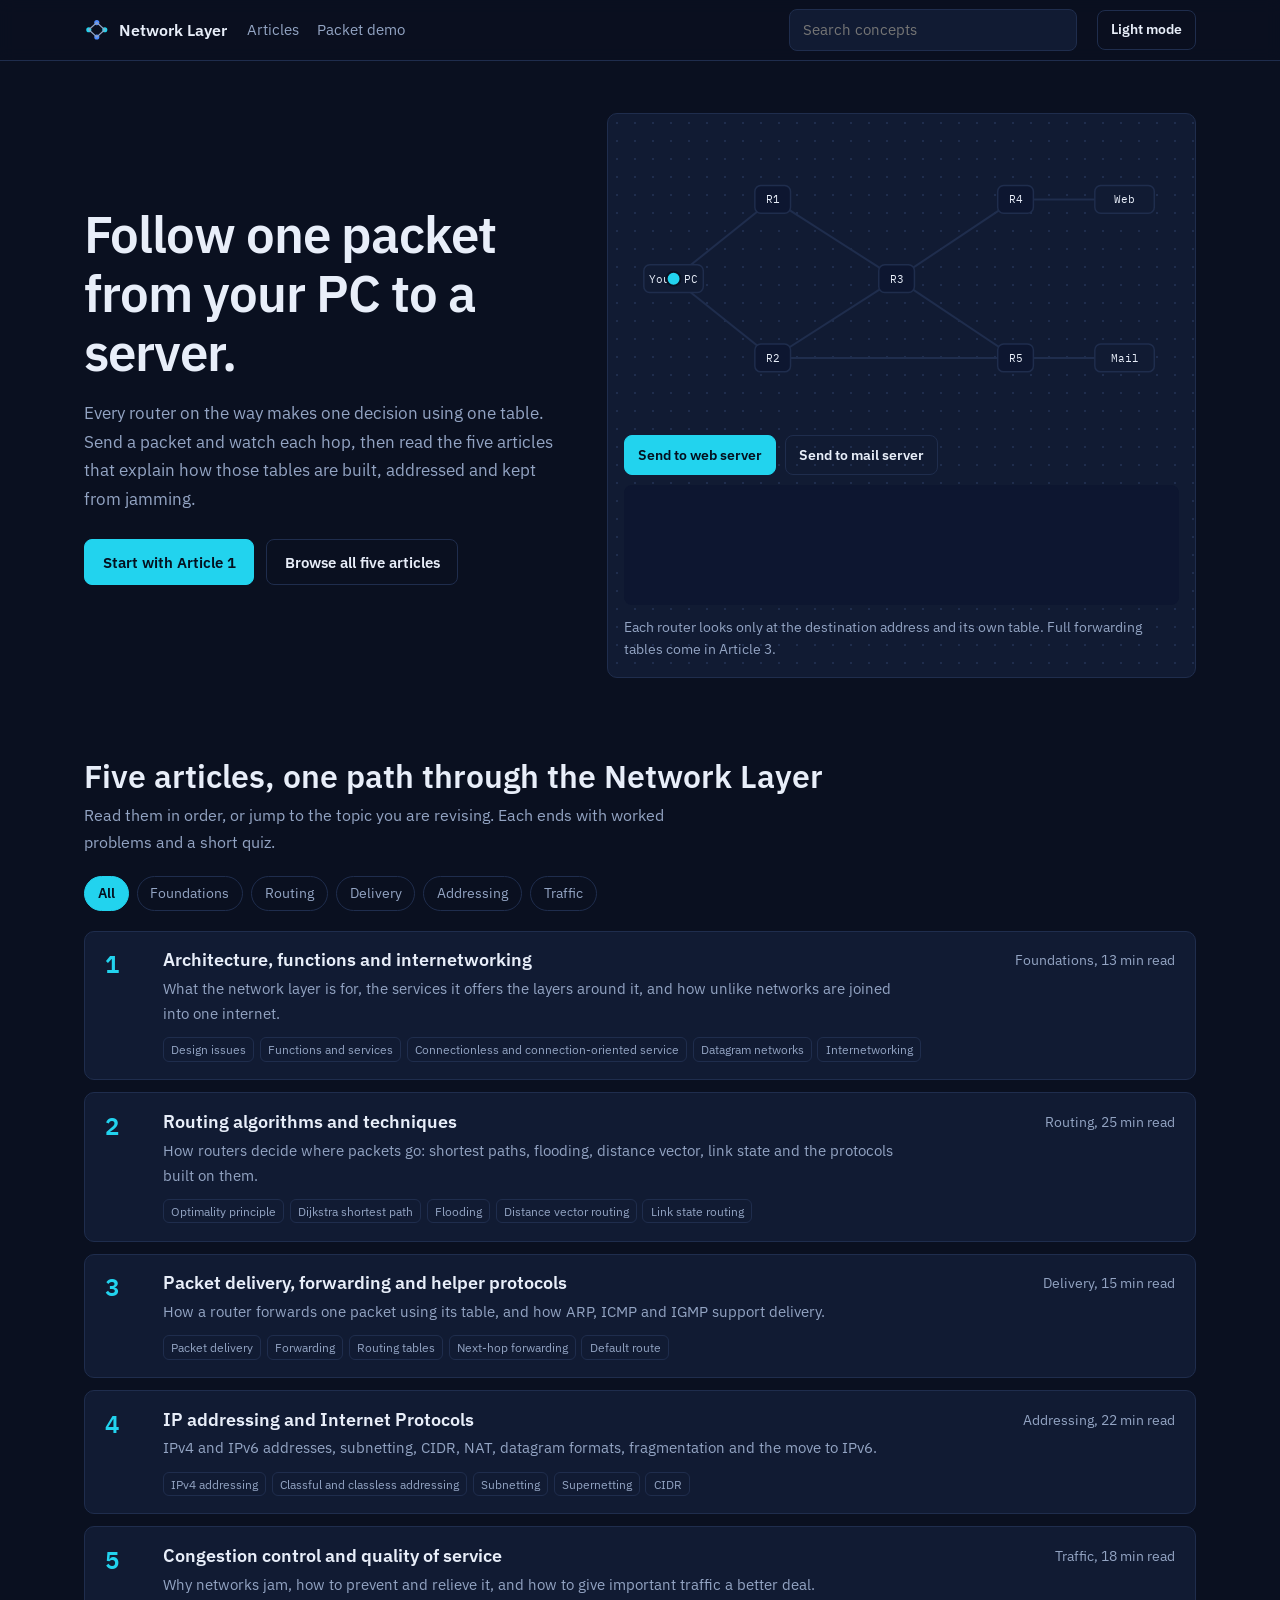
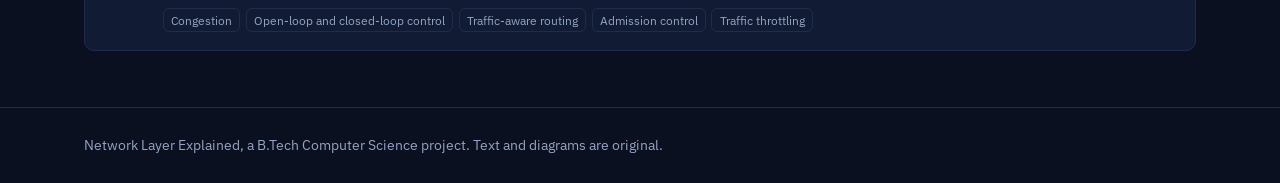
<file: index.html>
<!doctype html>
<html lang="en" data-theme="dark">
<head>
  <meta charset="utf-8">
  <meta name="viewport" content="width=device-width, initial-scale=1">
  <title>Network Layer Explained: articles, demos and quizzes</title>
  <meta name="description" content="Five articles on the Network Layer of computer networks: routing, forwarding, IP addressing and congestion control, with interactive demos.">
  <script>try{var t=localStorage.getItem('nl-theme');if(t)document.documentElement.setAttribute('data-theme',t);}catch(e){}</script>
  <link rel="preconnect" href="https://fonts.googleapis.com">
  <link rel="preconnect" href="https://fonts.gstatic.com" crossorigin>
  <link rel="stylesheet" href="https://fonts.googleapis.com/css2?family=IBM+Plex+Mono:wght@400;600&family=IBM+Plex+Sans:wght@400;600&display=swap">
  <link rel="stylesheet" href="css/style.css">
  <script src="js/script.js" defer></script>
</head>
<body data-root=".">
  <a class="skip" href="#articles">Skip to articles</a>
  <div id="site-header"></div>

  <main>
    <section class="hero" id="demo">
      <div class="wrap hero-grid">
        <div>
          <h1>Follow one packet from your PC to a server.</h1>
          <p class="lede">Every router on the way makes one decision using one table. Send a packet and watch each hop, then read the five articles that explain how those tables are built, addressed and kept from jamming.</p>
          <div class="cta">
            <a class="btn" href="articles/architecture.html">Start with Article 1</a>
            <a class="btn btn-ghost" href="#articles">Browse all five articles</a>
          </div>
        </div>
        <div class="demo">
          <svg id="demo-svg" viewBox="0 0 560 300" role="img" aria-label="Network with a PC, five routers, a web server and a mail server. A packet travels hop by hop to the chosen server."></svg>
          <div class="demo-bar">
            <button class="btn" type="button" data-dest="WEB">Send to web server</button>
            <button class="btn btn-ghost" type="button" data-dest="MAIL">Send to mail server</button>
          </div>
          <ol class="log" id="demo-log" aria-live="polite"></ol>
          <p class="demo-note">Each router looks only at the destination address and its own table. Full forwarding tables come in Article 3.</p>
        </div>
      </div>
    </section>

    <section class="section" id="articles">
      <div class="wrap">
        <h2>Five articles, one path through the Network Layer</h2>
        <p class="sub">Read them in order, or jump to the topic you are revising. Each ends with worked problems and a short quiz.</p>
        <div class="chips" id="chips" role="group" aria-label="Filter articles by category"></div>
        <ul class="rows" id="list"></ul>
        <noscript><p class="sub">Turn on JavaScript to see the article list and demos.</p></noscript>
      </div>
    </section>
  </main>

  <div id="site-footer"></div>
</body>
</html>
</file>
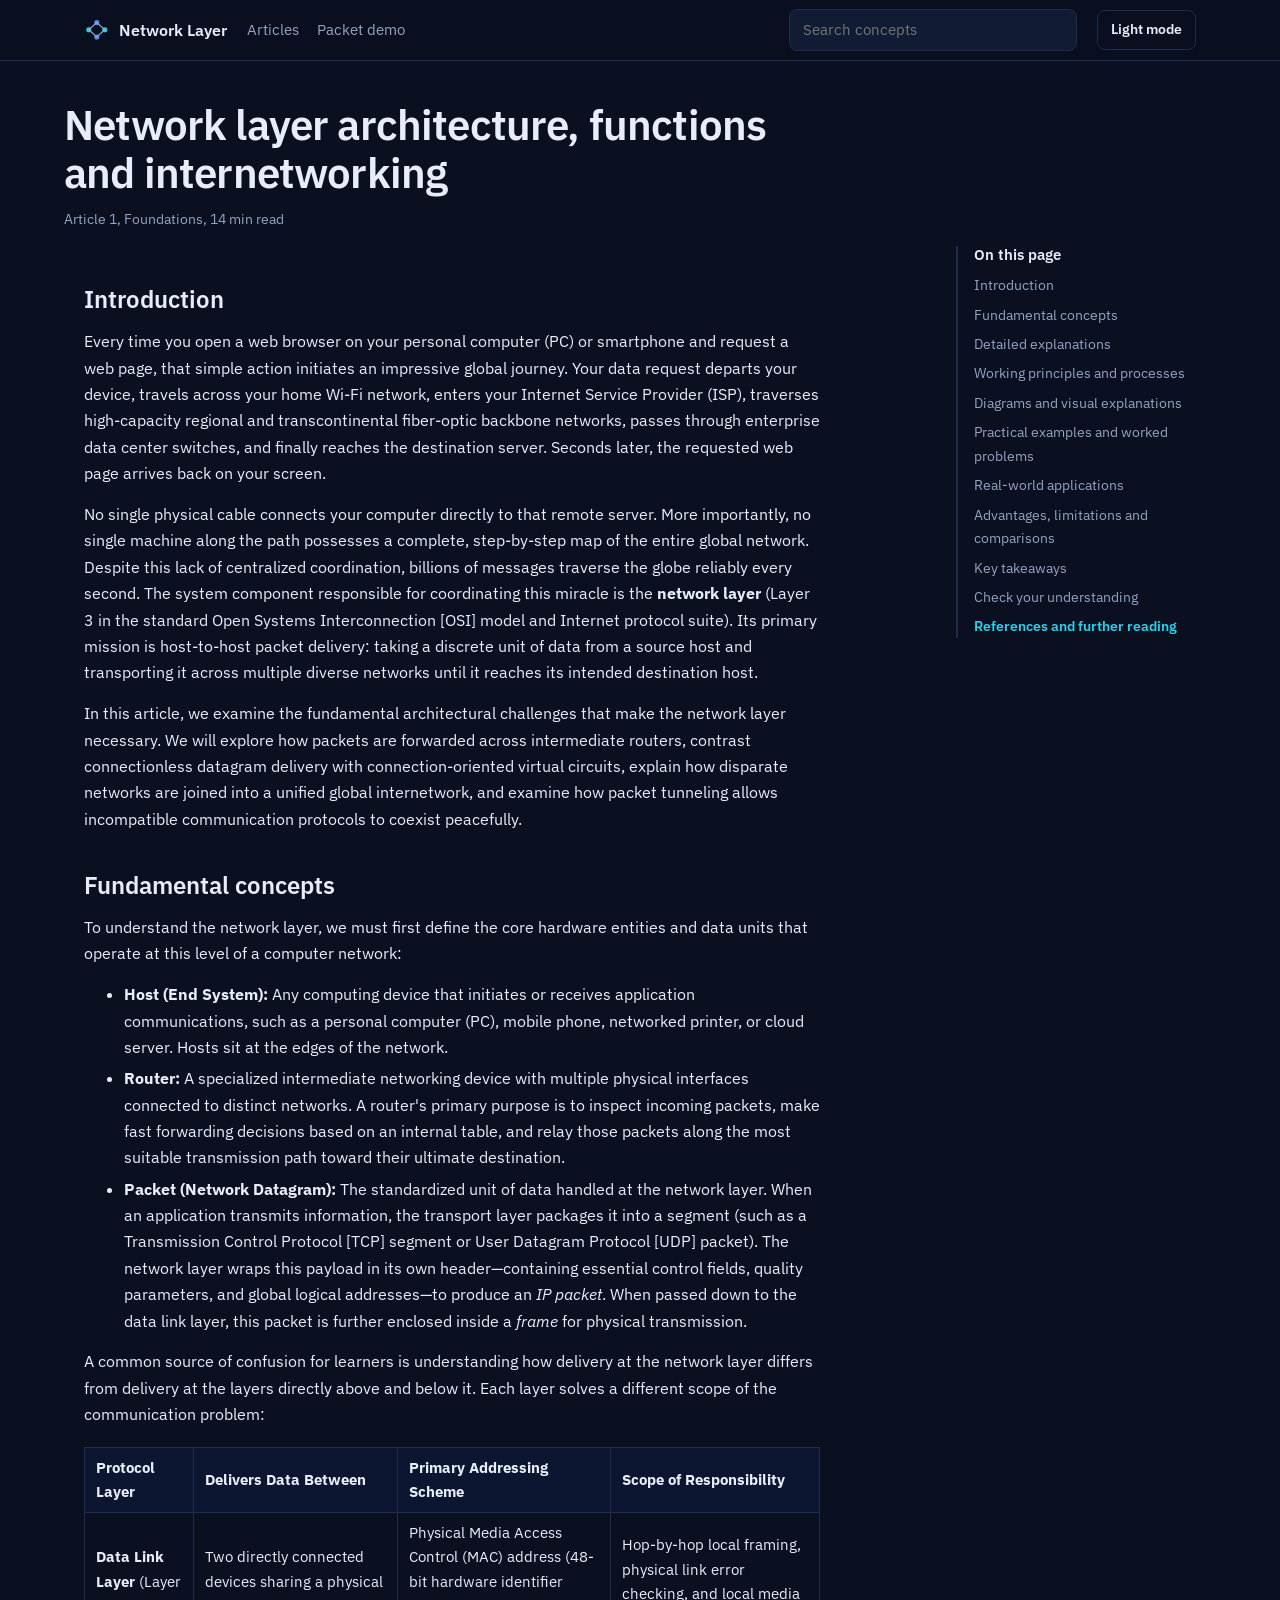
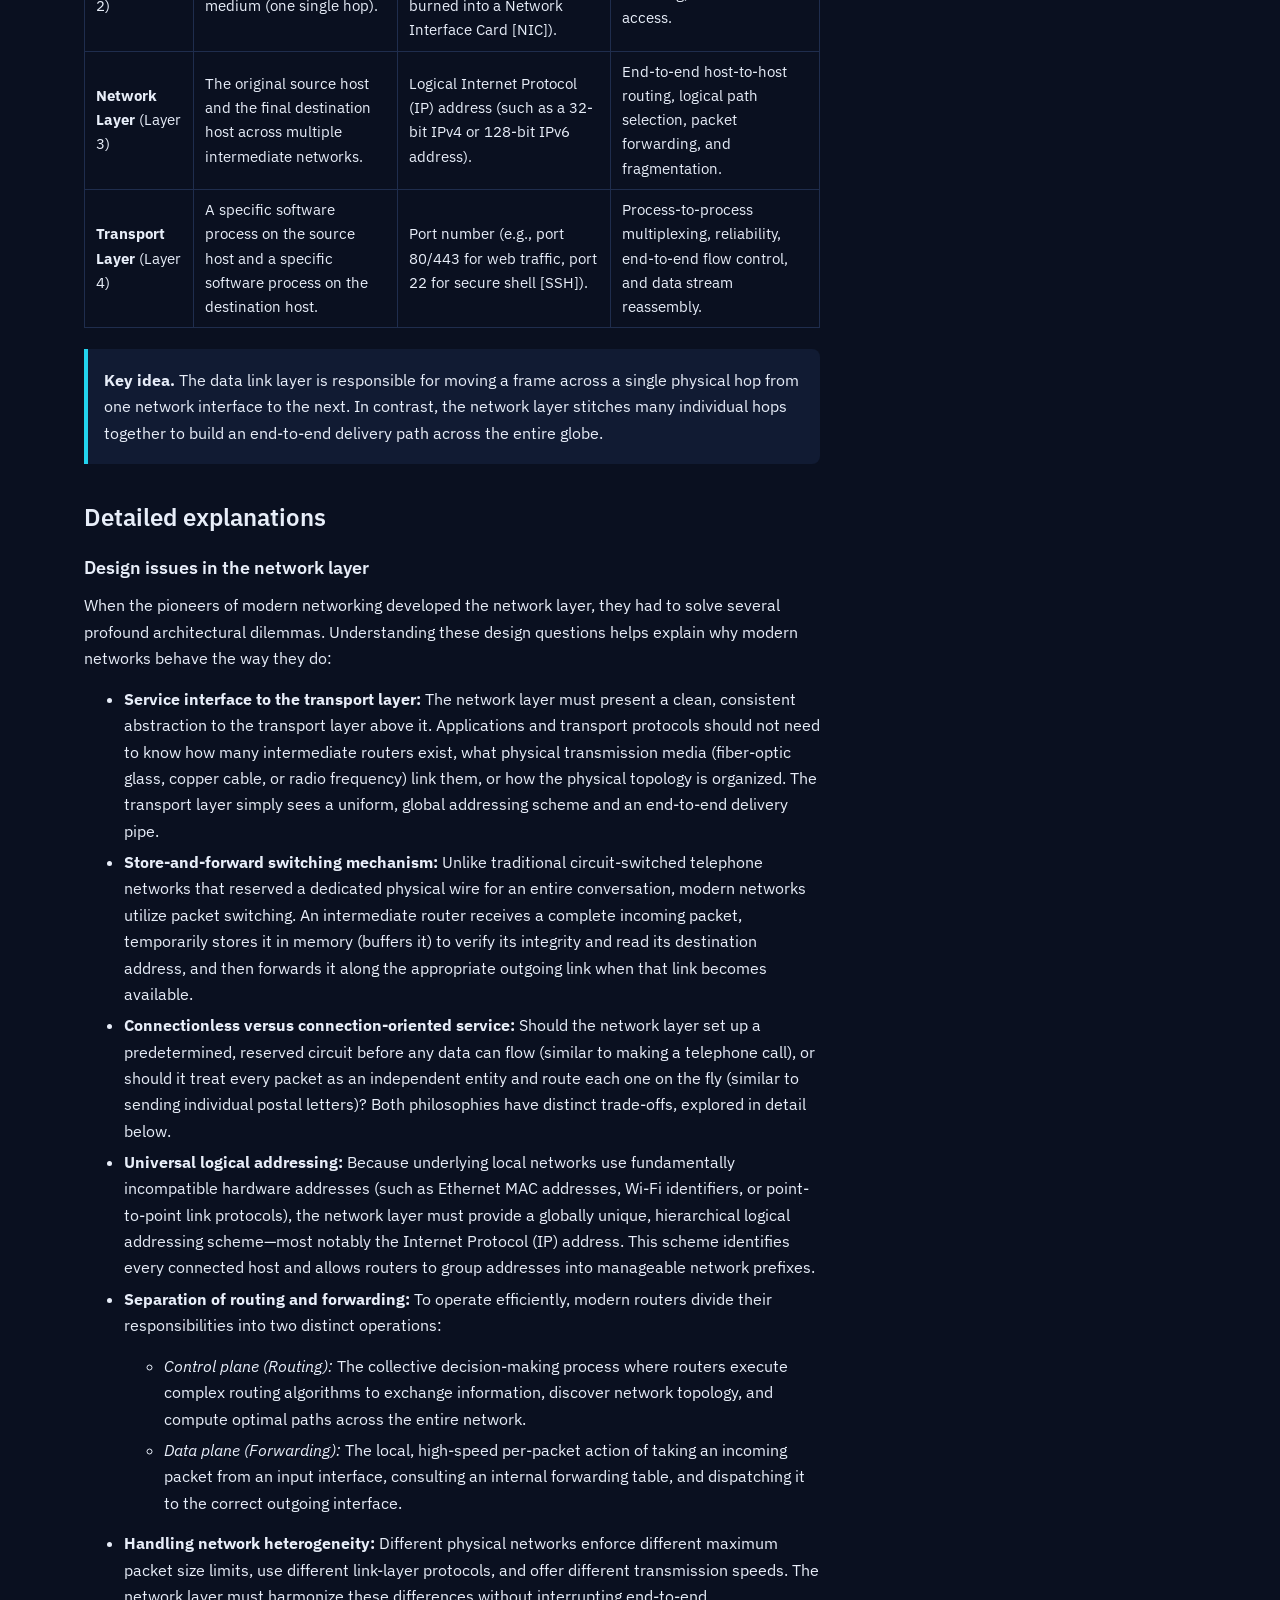
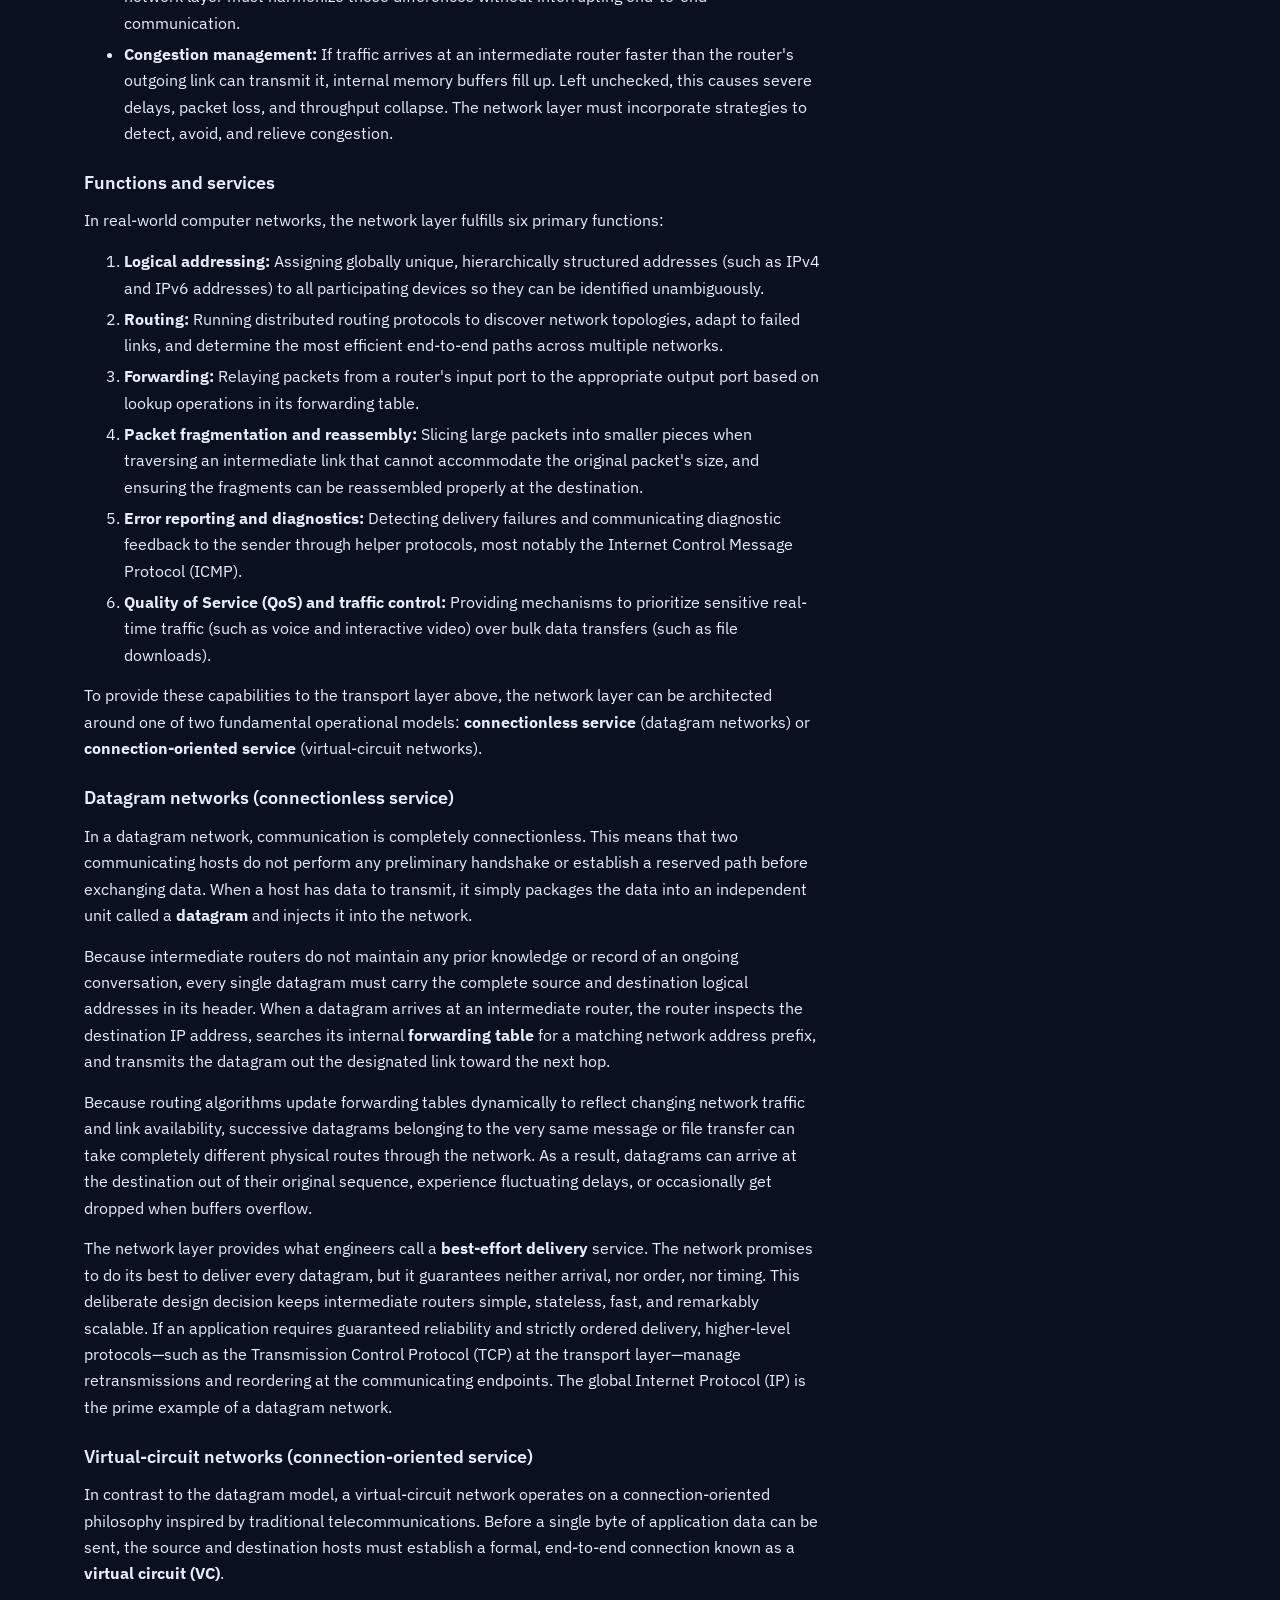
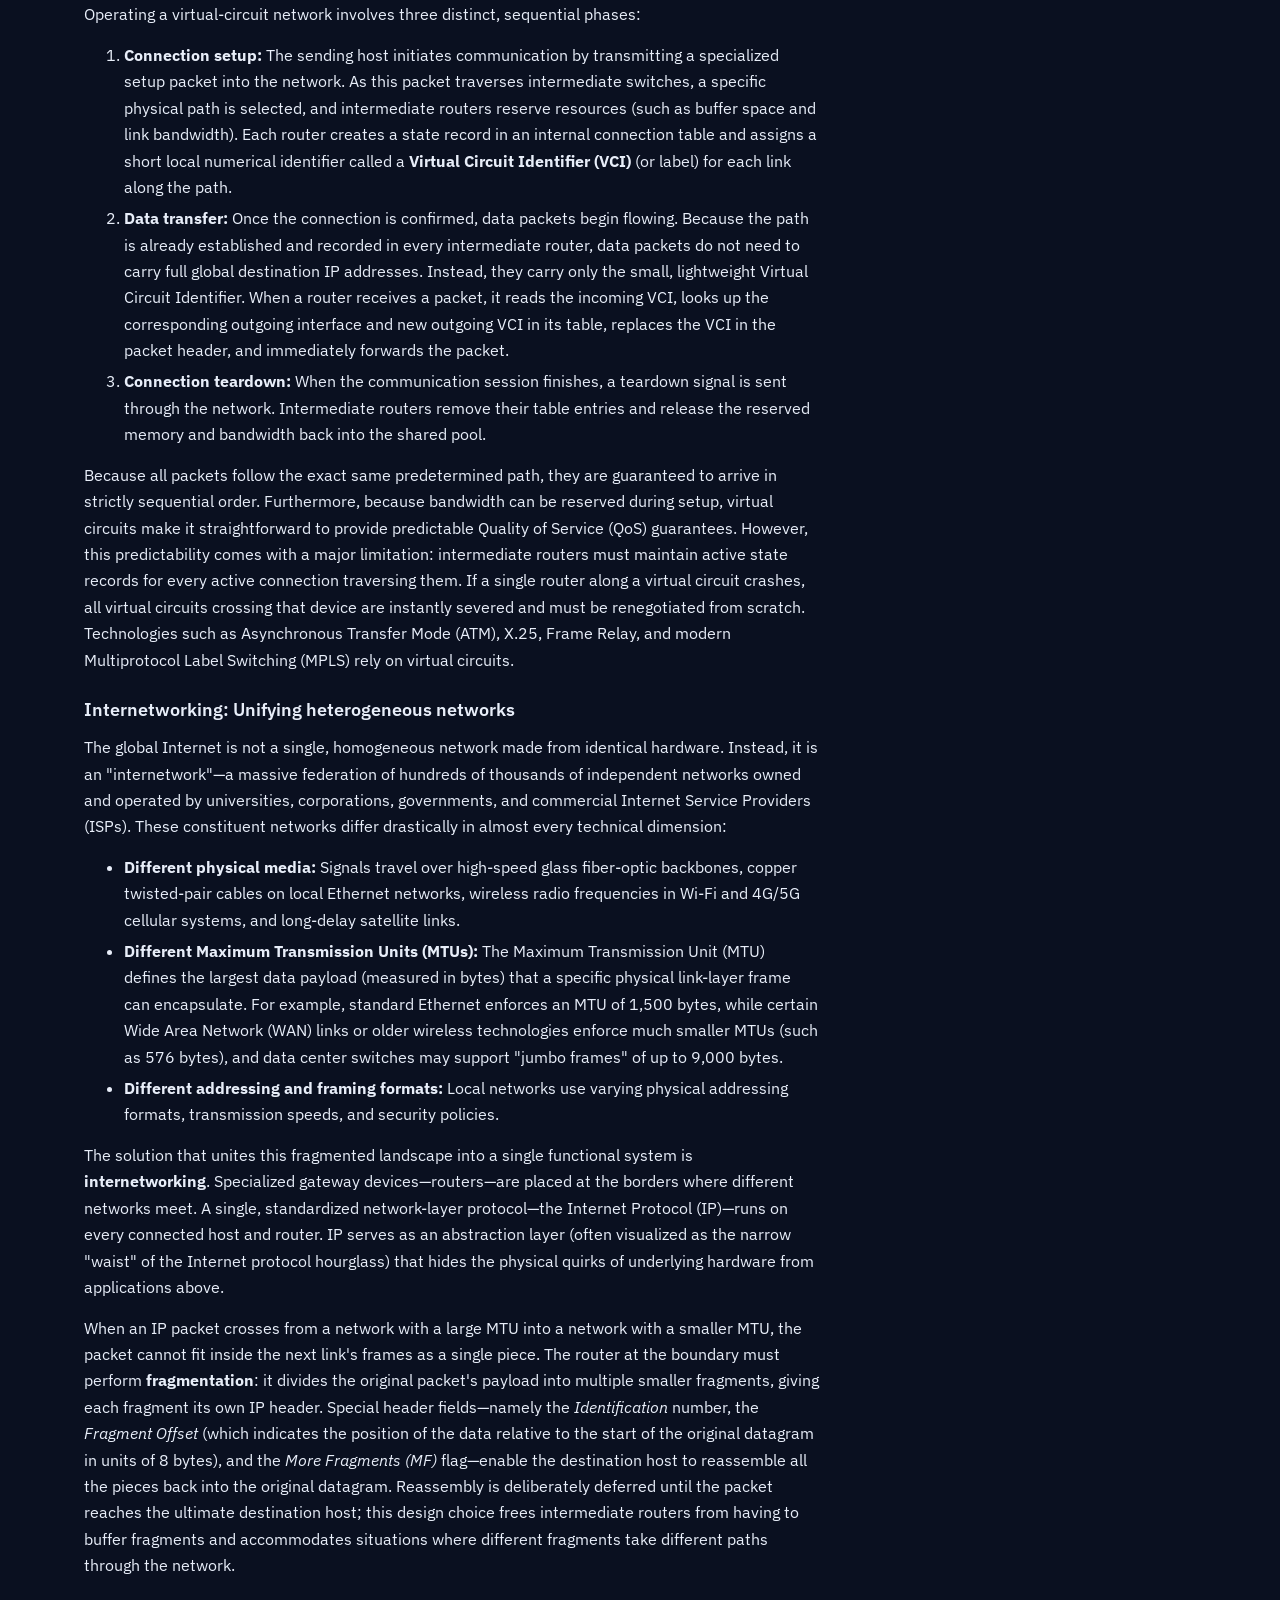
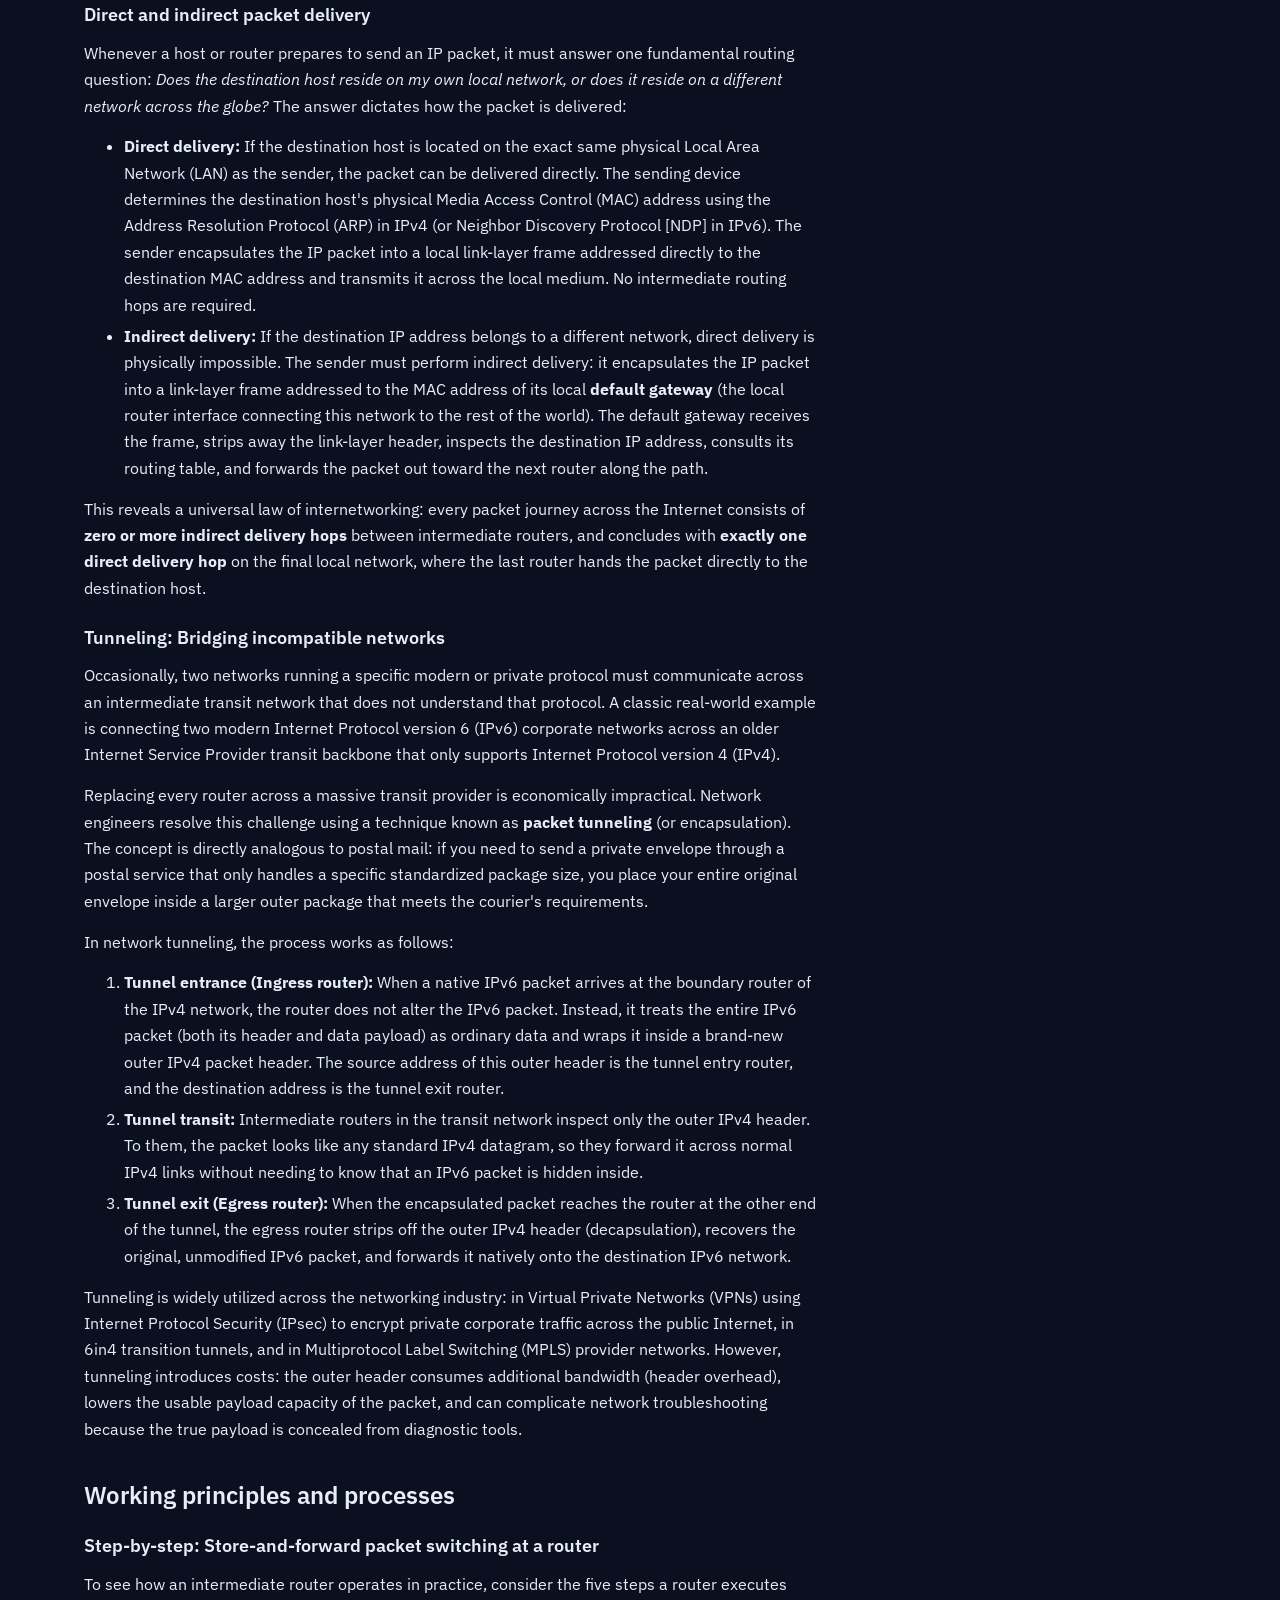
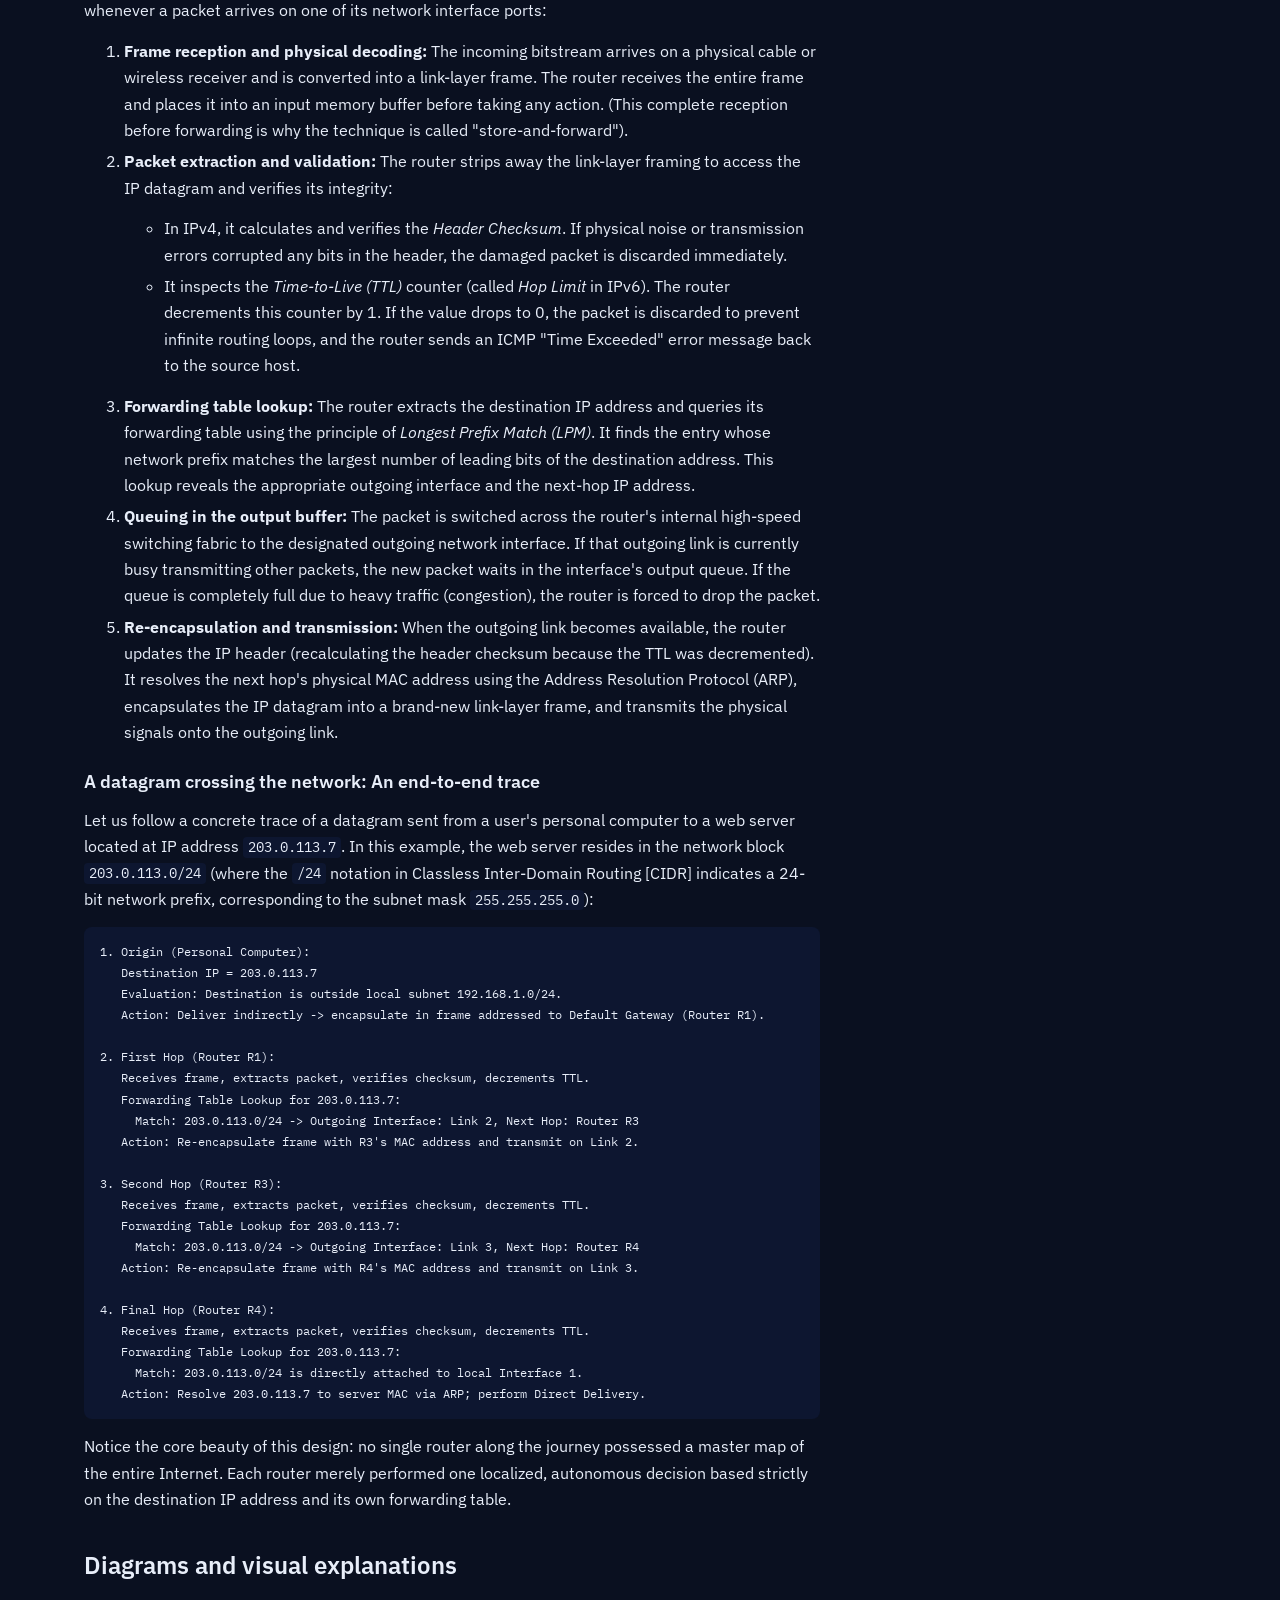
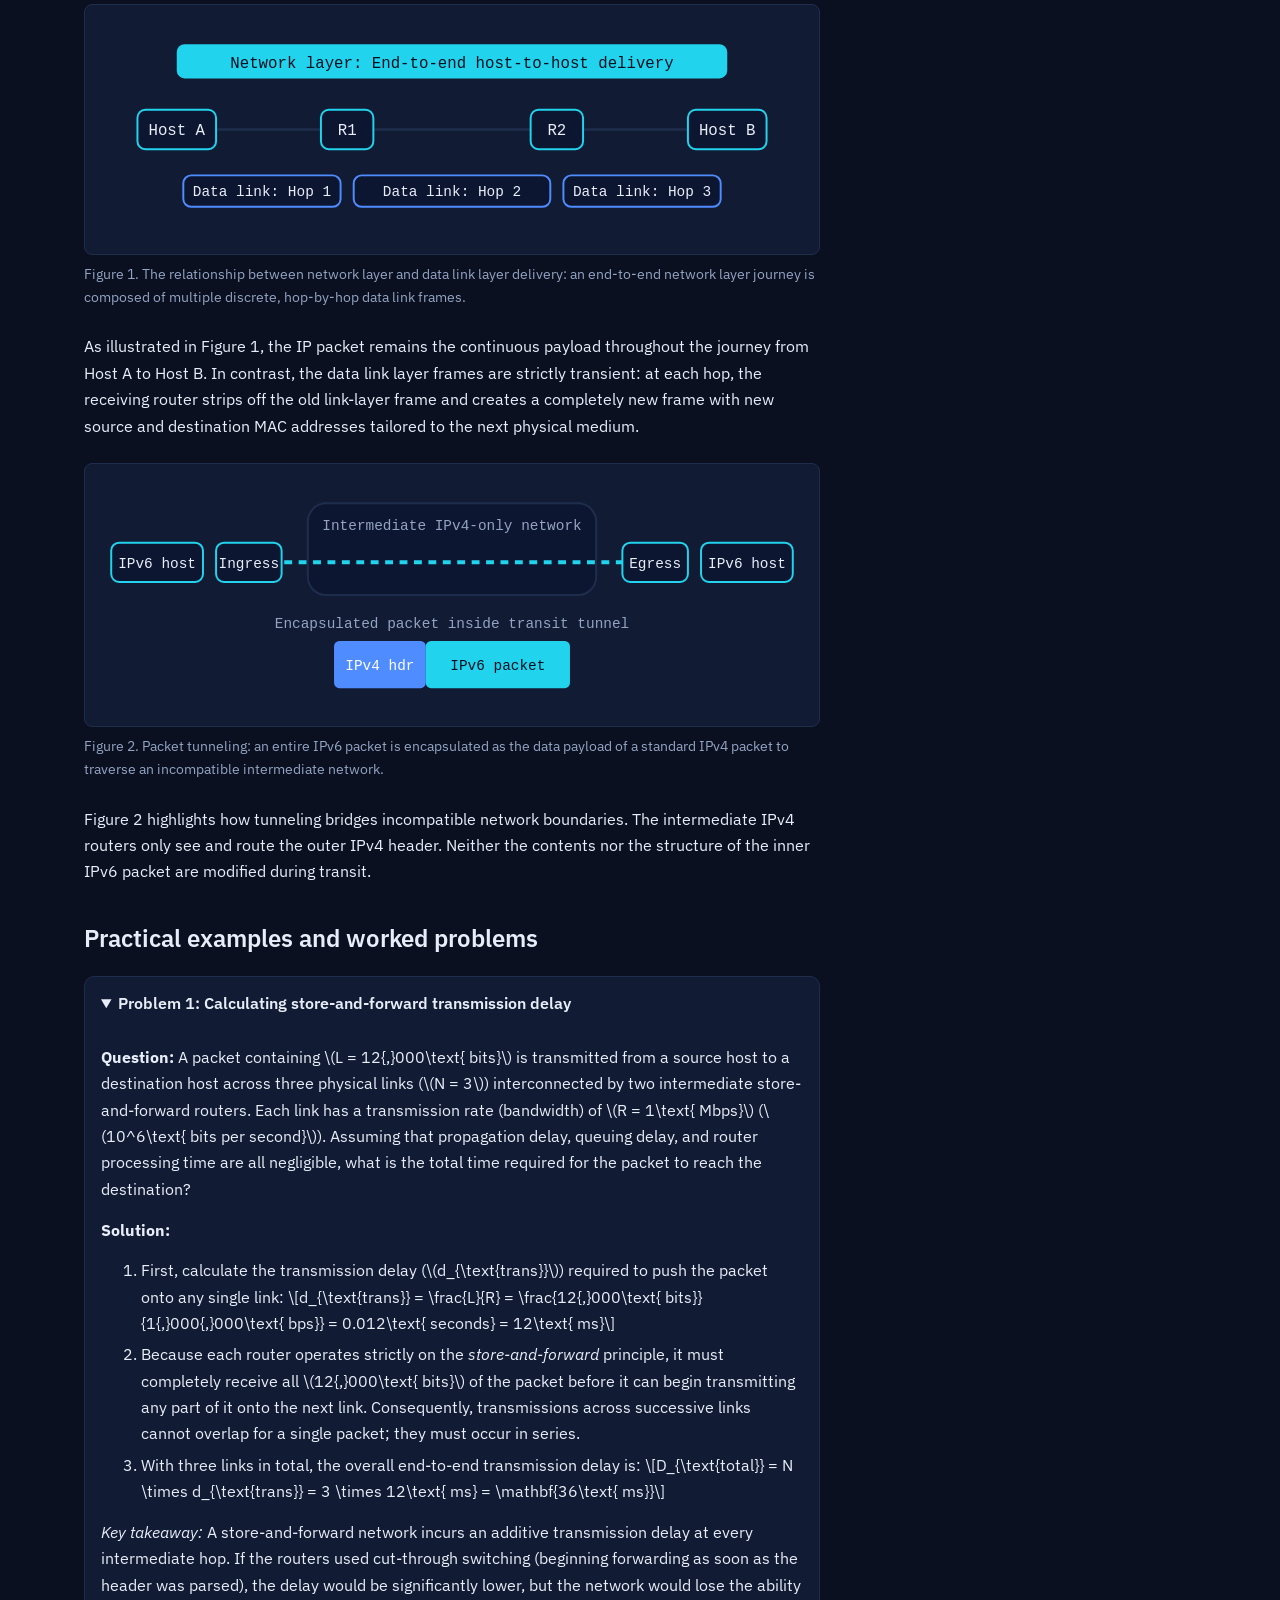
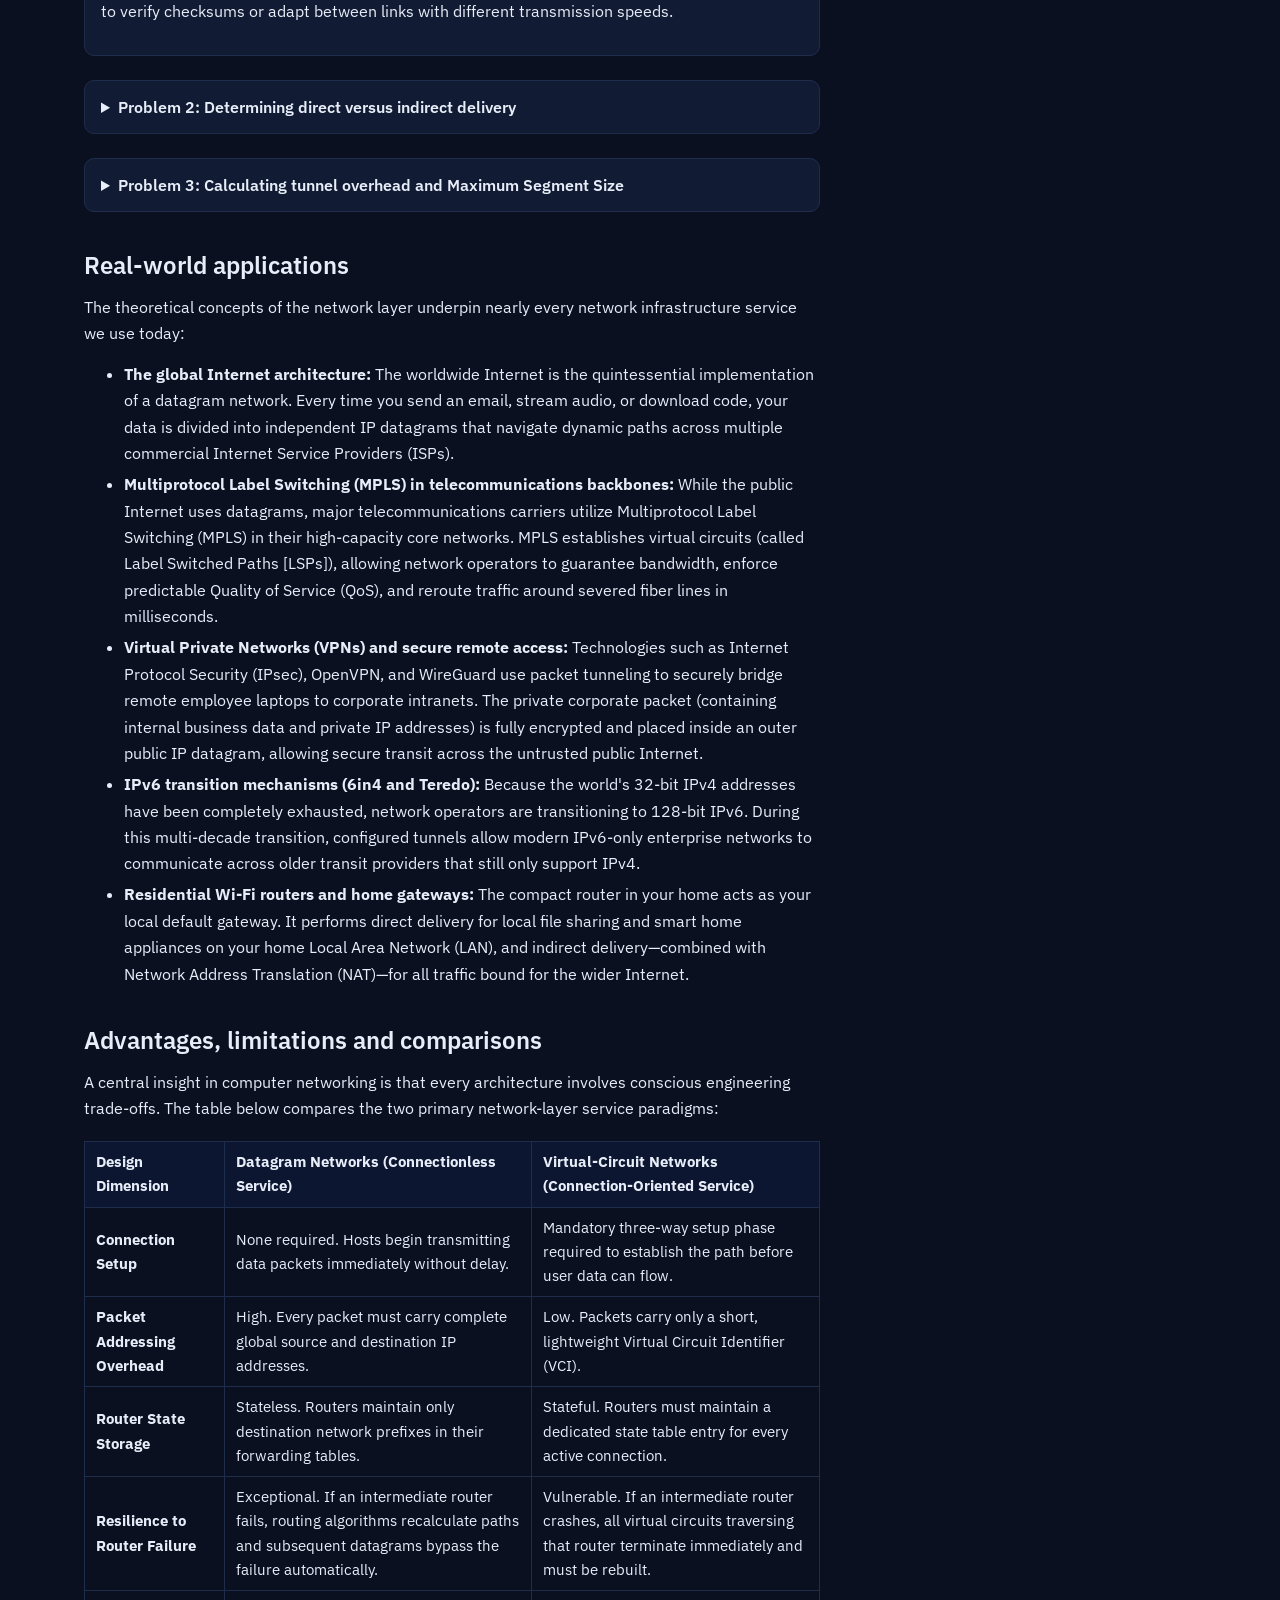
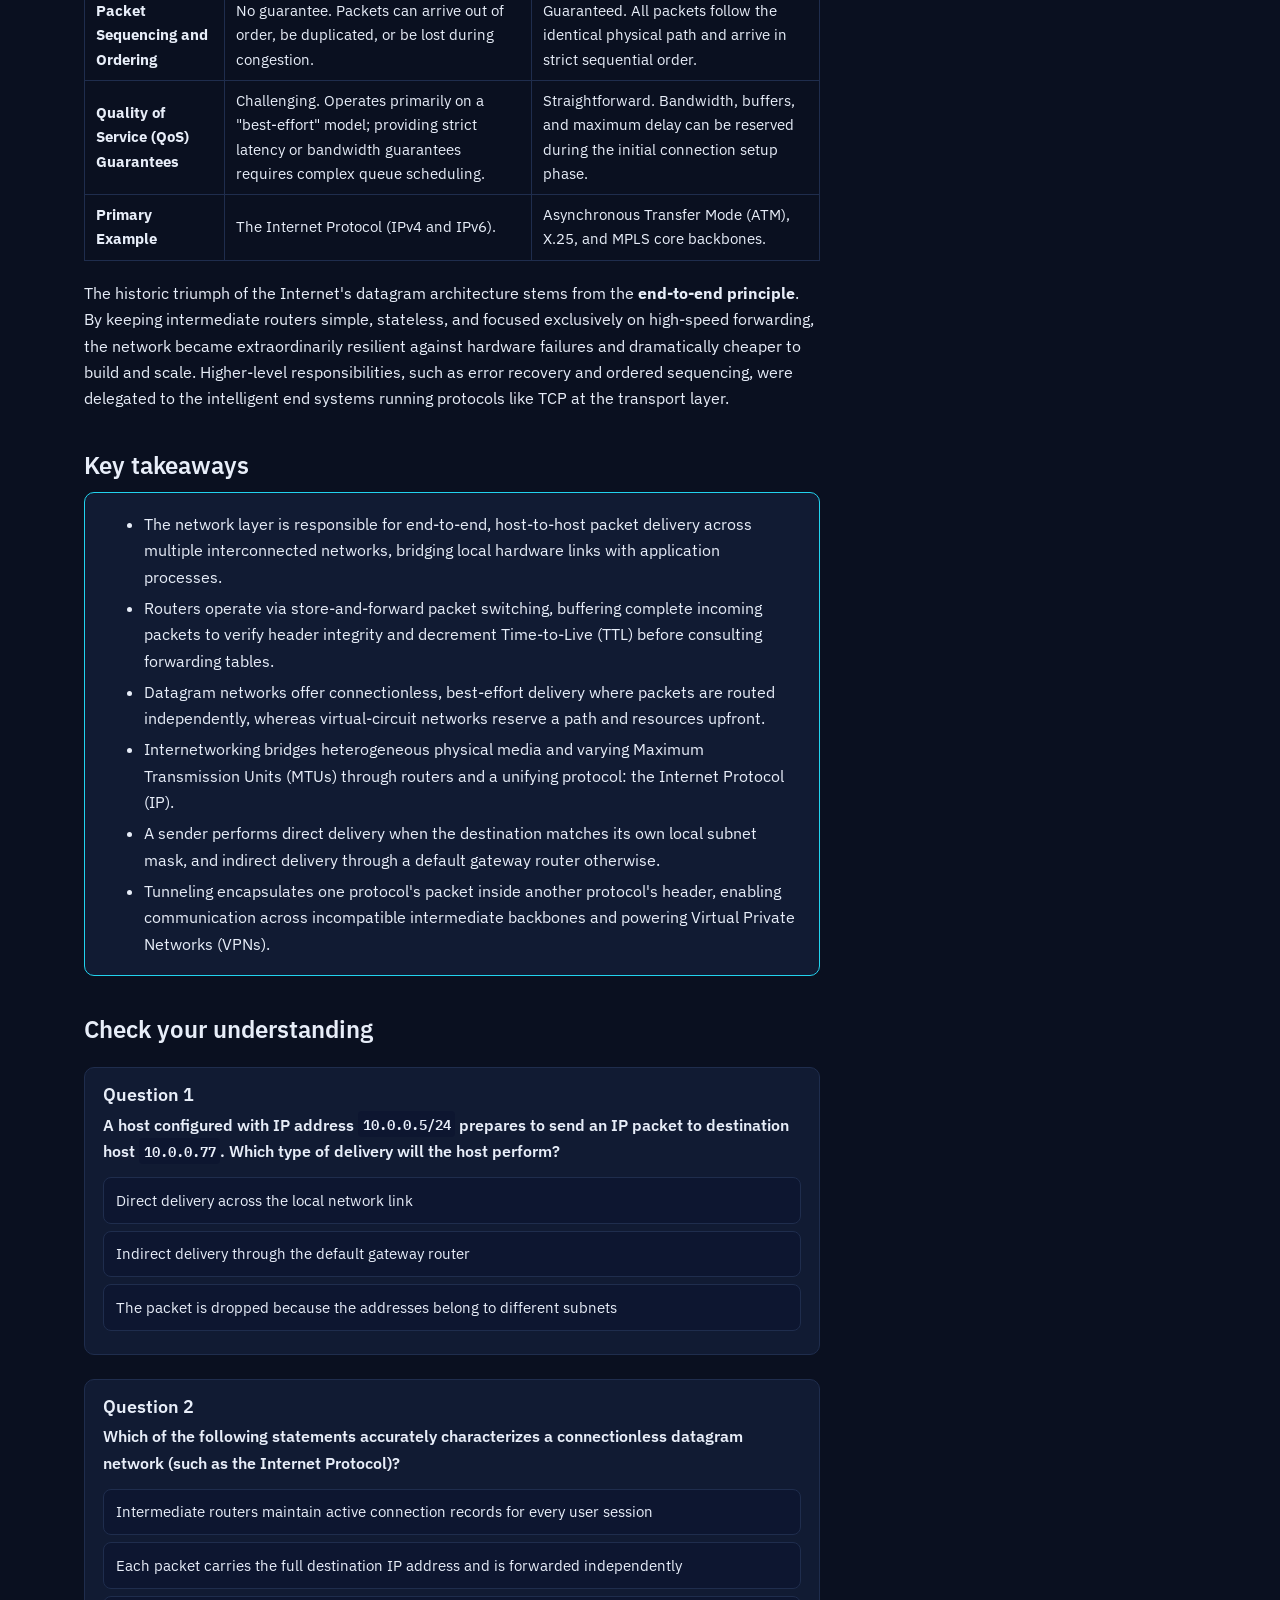
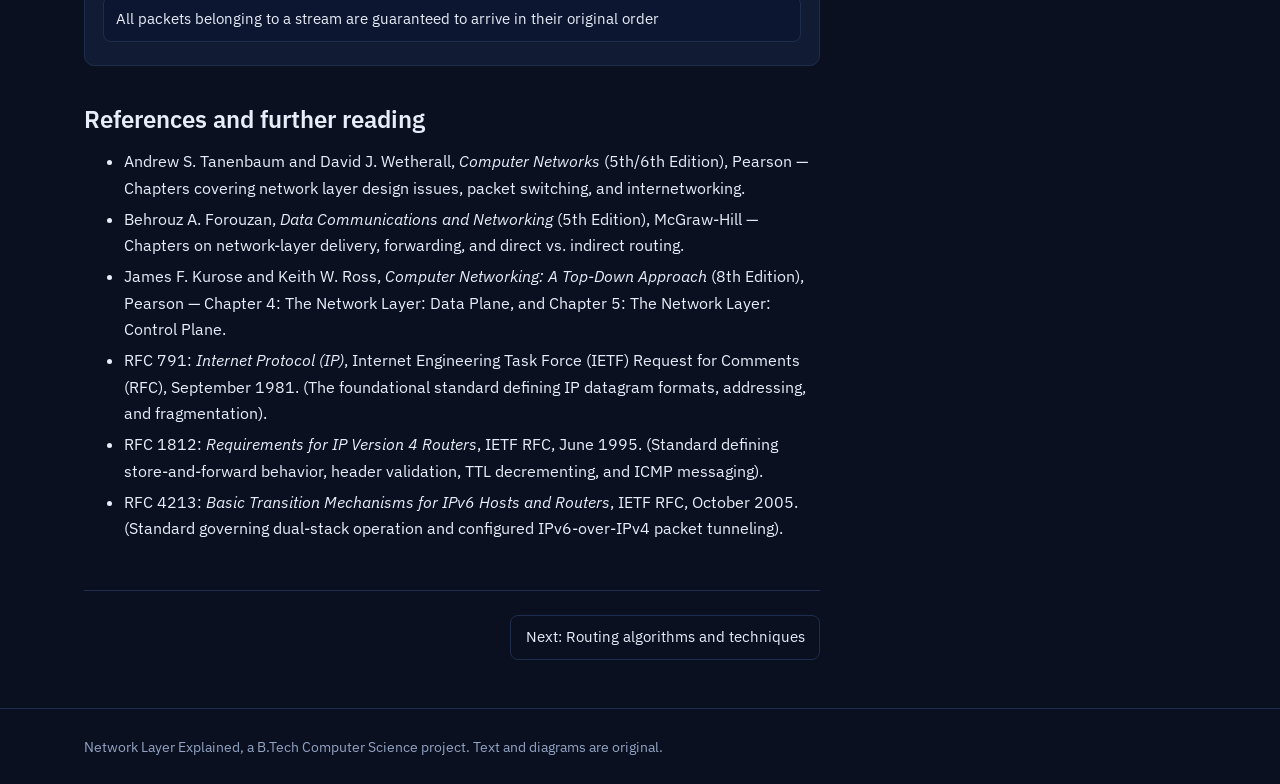
<file: articles/architecture.html>
<!doctype html>
<html lang="en" data-theme="dark">
<head>
  <meta charset="utf-8">
  <meta name="viewport" content="width=device-width, initial-scale=1">
  <title>Architecture, functions and internetworking | Network Layer Explained</title>
  <meta name="description" content="A comprehensive guide to network layer architecture, datagram and virtual-circuit services, internetworking, direct and indirect delivery, and packet tunneling.">
  <script>try{var t=localStorage.getItem('nl-theme');if(t)document.documentElement.setAttribute('data-theme',t);}catch(e){}</script>
  <link rel="preconnect" href="https://fonts.googleapis.com">
  <link rel="preconnect" href="https://fonts.gstatic.com" crossorigin>
  <link rel="stylesheet" href="https://fonts.googleapis.com/css2?family=IBM+Plex+Mono:wght@400;600&family=IBM+Plex+Sans:wght@400;600&display=swap">
  <link rel="stylesheet" href="../css/style.css">
  <script src="../js/script.js" defer></script>
</head>
<body data-root=".." data-article="architecture">
  <div id="site-header"></div>
  <header class="wrap article-head">
    <h1>Network layer architecture, functions and internetworking</h1>
    <p class="meta">Article 1, Foundations, 14 min read</p>
  </header>

  <div class="wrap article-layout">
    <aside class="toc" aria-label="On this page"><h2>On this page</h2><ol></ol></aside>

    <article class="prose">
      <h2>Introduction</h2>
      <p>Every time you open a web browser on your personal computer (PC) or smartphone and request a web page, that simple action initiates an impressive global journey. Your data request departs your device, travels across your home Wi-Fi network, enters your Internet Service Provider (ISP), traverses high-capacity regional and transcontinental fiber-optic backbone networks, passes through enterprise data center switches, and finally reaches the destination server. Seconds later, the requested web page arrives back on your screen.</p>
      <p>No single physical cable connects your computer directly to that remote server. More importantly, no single machine along the path possesses a complete, step-by-step map of the entire global network. Despite this lack of centralized coordination, billions of messages traverse the globe reliably every second. The system component responsible for coordinating this miracle is the <strong>network layer</strong> (Layer 3 in the standard Open Systems Interconnection [OSI] model and Internet protocol suite). Its primary mission is host-to-host packet delivery: taking a discrete unit of data from a source host and transporting it across multiple diverse networks until it reaches its intended destination host.</p>
      <p>In this article, we examine the fundamental architectural challenges that make the network layer necessary. We will explore how packets are forwarded across intermediate routers, contrast connectionless datagram delivery with connection-oriented virtual circuits, explain how disparate networks are joined into a unified global internetwork, and examine how packet tunneling allows incompatible communication protocols to coexist peacefully.</p>

      <h2>Fundamental concepts</h2>
      <p>To understand the network layer, we must first define the core hardware entities and data units that operate at this level of a computer network:</p>
      <ul>
        <li><strong>Host (End System):</strong> Any computing device that initiates or receives application communications, such as a personal computer (PC), mobile phone, networked printer, or cloud server. Hosts sit at the edges of the network.</li>
        <li><strong>Router:</strong> A specialized intermediate networking device with multiple physical interfaces connected to distinct networks. A router's primary purpose is to inspect incoming packets, make fast forwarding decisions based on an internal table, and relay those packets along the most suitable transmission path toward their ultimate destination.</li>
        <li><strong>Packet (Network Datagram):</strong> The standardized unit of data handled at the network layer. When an application transmits information, the transport layer packages it into a segment (such as a Transmission Control Protocol [TCP] segment or User Datagram Protocol [UDP] packet). The network layer wraps this payload in its own header—containing essential control fields, quality parameters, and global logical addresses—to produce an <em>IP packet</em>. When passed down to the data link layer, this packet is further enclosed inside a <em>frame</em> for physical transmission.</li>
      </ul>

      <p>A common source of confusion for learners is understanding how delivery at the network layer differs from delivery at the layers directly above and below it. Each layer solves a different scope of the communication problem:</p>

      <div class="table-wrap"><table>
        <thead><tr><th>Protocol Layer</th><th>Delivers Data Between</th><th>Primary Addressing Scheme</th><th>Scope of Responsibility</th></tr></thead>
        <tbody>
          <tr>
            <td><strong>Data Link Layer</strong> (Layer 2)</td>
            <td>Two directly connected devices sharing a physical medium (one single hop).</td>
            <td>Physical Media Access Control (MAC) address (48-bit hardware identifier burned into a Network Interface Card [NIC]).</td>
            <td>Hop-by-hop local framing, physical link error checking, and local media access.</td>
          </tr>
          <tr>
            <td><strong>Network Layer</strong> (Layer 3)</td>
            <td>The original source host and the final destination host across multiple intermediate networks.</td>
            <td>Logical Internet Protocol (IP) address (such as a 32-bit IPv4 or 128-bit IPv6 address).</td>
            <td>End-to-end host-to-host routing, logical path selection, packet forwarding, and fragmentation.</td>
          </tr>
          <tr>
            <td><strong>Transport Layer</strong> (Layer 4)</td>
            <td>A specific software process on the source host and a specific software process on the destination host.</td>
            <td>Port number (e.g., port 80/443 for web traffic, port 22 for secure shell [SSH]).</td>
            <td>Process-to-process multiplexing, reliability, end-to-end flow control, and data stream reassembly.</td>
          </tr>
        </tbody>
      </table></div>

      <div class="callout"><p><strong>Key idea.</strong> The data link layer is responsible for moving a frame across a single physical hop from one network interface to the next. In contrast, the network layer stitches many individual hops together to build an end-to-end delivery path across the entire globe.</p></div>

      <h2>Detailed explanations</h2>

      <h3>Design issues in the network layer</h3>
      <p>When the pioneers of modern networking developed the network layer, they had to solve several profound architectural dilemmas. Understanding these design questions helps explain why modern networks behave the way they do:</p>
      <ul>
        <li><strong>Service interface to the transport layer:</strong> The network layer must present a clean, consistent abstraction to the transport layer above it. Applications and transport protocols should not need to know how many intermediate routers exist, what physical transmission media (fiber-optic glass, copper cable, or radio frequency) link them, or how the physical topology is organized. The transport layer simply sees a uniform, global addressing scheme and an end-to-end delivery pipe.</li>
        <li><strong>Store-and-forward switching mechanism:</strong> Unlike traditional circuit-switched telephone networks that reserved a dedicated physical wire for an entire conversation, modern networks utilize packet switching. An intermediate router receives a complete incoming packet, temporarily stores it in memory (buffers it) to verify its integrity and read its destination address, and then forwards it along the appropriate outgoing link when that link becomes available.</li>
        <li><strong>Connectionless versus connection-oriented service:</strong> Should the network layer set up a predetermined, reserved circuit before any data can flow (similar to making a telephone call), or should it treat every packet as an independent entity and route each one on the fly (similar to sending individual postal letters)? Both philosophies have distinct trade-offs, explored in detail below.</li>
        <li><strong>Universal logical addressing:</strong> Because underlying local networks use fundamentally incompatible hardware addresses (such as Ethernet MAC addresses, Wi-Fi identifiers, or point-to-point link protocols), the network layer must provide a globally unique, hierarchical logical addressing scheme—most notably the Internet Protocol (IP) address. This scheme identifies every connected host and allows routers to group addresses into manageable network prefixes.</li>
        <li><strong>Separation of routing and forwarding:</strong> To operate efficiently, modern routers divide their responsibilities into two distinct operations:
          <ul>
            <li><em>Control plane (Routing):</em> The collective decision-making process where routers execute complex routing algorithms to exchange information, discover network topology, and compute optimal paths across the entire network.</li>
            <li><em>Data plane (Forwarding):</em> The local, high-speed per-packet action of taking an incoming packet from an input interface, consulting an internal forwarding table, and dispatching it to the correct outgoing interface.</li>
          </ul>
        </li>
        <li><strong>Handling network heterogeneity:</strong> Different physical networks enforce different maximum packet size limits, use different link-layer protocols, and offer different transmission speeds. The network layer must harmonize these differences without interrupting end-to-end communication.</li>
        <li><strong>Congestion management:</strong> If traffic arrives at an intermediate router faster than the router's outgoing link can transmit it, internal memory buffers fill up. Left unchecked, this causes severe delays, packet loss, and throughput collapse. The network layer must incorporate strategies to detect, avoid, and relieve congestion.</li>
      </ul>

      <h3>Functions and services</h3>
      <p>In real-world computer networks, the network layer fulfills six primary functions:</p>
      <ol>
        <li><strong>Logical addressing:</strong> Assigning globally unique, hierarchically structured addresses (such as IPv4 and IPv6 addresses) to all participating devices so they can be identified unambiguously.</li>
        <li><strong>Routing:</strong> Running distributed routing protocols to discover network topologies, adapt to failed links, and determine the most efficient end-to-end paths across multiple networks.</li>
        <li><strong>Forwarding:</strong> Relaying packets from a router's input port to the appropriate output port based on lookup operations in its forwarding table.</li>
        <li><strong>Packet fragmentation and reassembly:</strong> Slicing large packets into smaller pieces when traversing an intermediate link that cannot accommodate the original packet's size, and ensuring the fragments can be reassembled properly at the destination.</li>
        <li><strong>Error reporting and diagnostics:</strong> Detecting delivery failures and communicating diagnostic feedback to the sender through helper protocols, most notably the Internet Control Message Protocol (ICMP).</li>
        <li><strong>Quality of Service (QoS) and traffic control:</strong> Providing mechanisms to prioritize sensitive real-time traffic (such as voice and interactive video) over bulk data transfers (such as file downloads).</li>
      </ol>

      <p>To provide these capabilities to the transport layer above, the network layer can be architected around one of two fundamental operational models: <strong>connectionless service</strong> (datagram networks) or <strong>connection-oriented service</strong> (virtual-circuit networks).</p>

      <h3>Datagram networks (connectionless service)</h3>
      <p>In a datagram network, communication is completely connectionless. This means that two communicating hosts do not perform any preliminary handshake or establish a reserved path before exchanging data. When a host has data to transmit, it simply packages the data into an independent unit called a <strong>datagram</strong> and injects it into the network.</p>
      <p>Because intermediate routers do not maintain any prior knowledge or record of an ongoing conversation, every single datagram must carry the complete source and destination logical addresses in its header. When a datagram arrives at an intermediate router, the router inspects the destination IP address, searches its internal <strong>forwarding table</strong> for a matching network address prefix, and transmits the datagram out the designated link toward the next hop.</p>
      <p>Because routing algorithms update forwarding tables dynamically to reflect changing network traffic and link availability, successive datagrams belonging to the very same message or file transfer can take completely different physical routes through the network. As a result, datagrams can arrive at the destination out of their original sequence, experience fluctuating delays, or occasionally get dropped when buffers overflow.</p>
      <p>The network layer provides what engineers call a <strong>best-effort delivery</strong> service. The network promises to do its best to deliver every datagram, but it guarantees neither arrival, nor order, nor timing. This deliberate design decision keeps intermediate routers simple, stateless, fast, and remarkably scalable. If an application requires guaranteed reliability and strictly ordered delivery, higher-level protocols—such as the Transmission Control Protocol (TCP) at the transport layer—manage retransmissions and reordering at the communicating endpoints. The global Internet Protocol (IP) is the prime example of a datagram network.</p>

      <h3>Virtual-circuit networks (connection-oriented service)</h3>
      <p>In contrast to the datagram model, a virtual-circuit network operates on a connection-oriented philosophy inspired by traditional telecommunications. Before a single byte of application data can be sent, the source and destination hosts must establish a formal, end-to-end connection known as a <strong>virtual circuit (VC)</strong>.</p>
      <p>Operating a virtual-circuit network involves three distinct, sequential phases:</p>
      <ol>
        <li><strong>Connection setup:</strong> The sending host initiates communication by transmitting a specialized setup packet into the network. As this packet traverses intermediate switches, a specific physical path is selected, and intermediate routers reserve resources (such as buffer space and link bandwidth). Each router creates a state record in an internal connection table and assigns a short local numerical identifier called a <strong>Virtual Circuit Identifier (VCI)</strong> (or label) for each link along the path.</li>
        <li><strong>Data transfer:</strong> Once the connection is confirmed, data packets begin flowing. Because the path is already established and recorded in every intermediate router, data packets do not need to carry full global destination IP addresses. Instead, they carry only the small, lightweight Virtual Circuit Identifier. When a router receives a packet, it reads the incoming VCI, looks up the corresponding outgoing interface and new outgoing VCI in its table, replaces the VCI in the packet header, and immediately forwards the packet.</li>
        <li><strong>Connection teardown:</strong> When the communication session finishes, a teardown signal is sent through the network. Intermediate routers remove their table entries and release the reserved memory and bandwidth back into the shared pool.</li>
      </ol>
      <p>Because all packets follow the exact same predetermined path, they are guaranteed to arrive in strictly sequential order. Furthermore, because bandwidth can be reserved during setup, virtual circuits make it straightforward to provide predictable Quality of Service (QoS) guarantees. However, this predictability comes with a major limitation: intermediate routers must maintain active state records for every active connection traversing them. If a single router along a virtual circuit crashes, all virtual circuits crossing that device are instantly severed and must be renegotiated from scratch. Technologies such as Asynchronous Transfer Mode (ATM), X.25, Frame Relay, and modern Multiprotocol Label Switching (MPLS) rely on virtual circuits.</p>

      <h3>Internetworking: Unifying heterogeneous networks</h3>
      <p>The global Internet is not a single, homogeneous network made from identical hardware. Instead, it is an "internetwork"—a massive federation of hundreds of thousands of independent networks owned and operated by universities, corporations, governments, and commercial Internet Service Providers (ISPs). These constituent networks differ drastically in almost every technical dimension:</p>
      <ul>
        <li><strong>Different physical media:</strong> Signals travel over high-speed glass fiber-optic backbones, copper twisted-pair cables on local Ethernet networks, wireless radio frequencies in Wi-Fi and 4G/5G cellular systems, and long-delay satellite links.</li>
        <li><strong>Different Maximum Transmission Units (MTUs):</strong> The Maximum Transmission Unit (MTU) defines the largest data payload (measured in bytes) that a specific physical link-layer frame can encapsulate. For example, standard Ethernet enforces an MTU of 1,500 bytes, while certain Wide Area Network (WAN) links or older wireless technologies enforce much smaller MTUs (such as 576 bytes), and data center switches may support "jumbo frames" of up to 9,000 bytes.</li>
        <li><strong>Different addressing and framing formats:</strong> Local networks use varying physical addressing formats, transmission speeds, and security policies.</li>
      </ul>

      <p>The solution that unites this fragmented landscape into a single functional system is <strong>internetworking</strong>. Specialized gateway devices—routers—are placed at the borders where different networks meet. A single, standardized network-layer protocol—the Internet Protocol (IP)—runs on every connected host and router. IP serves as an abstraction layer (often visualized as the narrow "waist" of the Internet protocol hourglass) that hides the physical quirks of underlying hardware from applications above.</p>

      <p>When an IP packet crosses from a network with a large MTU into a network with a smaller MTU, the packet cannot fit inside the next link's frames as a single piece. The router at the boundary must perform <strong>fragmentation</strong>: it divides the original packet's payload into multiple smaller fragments, giving each fragment its own IP header. Special header fields—namely the <em>Identification</em> number, the <em>Fragment Offset</em> (which indicates the position of the data relative to the start of the original datagram in units of 8 bytes), and the <em>More Fragments (MF)</em> flag—enable the destination host to reassemble all the pieces back into the original datagram. Reassembly is deliberately deferred until the packet reaches the ultimate destination host; this design choice frees intermediate routers from having to buffer fragments and accommodates situations where different fragments take different paths through the network.</p>

      <h3>Direct and indirect packet delivery</h3>
      <p>Whenever a host or router prepares to send an IP packet, it must answer one fundamental routing question: <em>Does the destination host reside on my own local network, or does it reside on a different network across the globe?</em> The answer dictates how the packet is delivered:</p>

      <ul>
        <li><strong>Direct delivery:</strong> If the destination host is located on the exact same physical Local Area Network (LAN) as the sender, the packet can be delivered directly. The sending device determines the destination host's physical Media Access Control (MAC) address using the Address Resolution Protocol (ARP) in IPv4 (or Neighbor Discovery Protocol [NDP] in IPv6). The sender encapsulates the IP packet into a local link-layer frame addressed directly to the destination MAC address and transmits it across the local medium. No intermediate routing hops are required.</li>
        <li><strong>Indirect delivery:</strong> If the destination IP address belongs to a different network, direct delivery is physically impossible. The sender must perform indirect delivery: it encapsulates the IP packet into a link-layer frame addressed to the MAC address of its local <strong>default gateway</strong> (the local router interface connecting this network to the rest of the world). The default gateway receives the frame, strips away the link-layer header, inspects the destination IP address, consults its routing table, and forwards the packet out toward the next router along the path.</li>
      </ul>

      <p>This reveals a universal law of internetworking: every packet journey across the Internet consists of <strong>zero or more indirect delivery hops</strong> between intermediate routers, and concludes with <strong>exactly one direct delivery hop</strong> on the final local network, where the last router hands the packet directly to the destination host.</p>

      <h3>Tunneling: Bridging incompatible networks</h3>
      <p>Occasionally, two networks running a specific modern or private protocol must communicate across an intermediate transit network that does not understand that protocol. A classic real-world example is connecting two modern Internet Protocol version 6 (IPv6) corporate networks across an older Internet Service Provider transit backbone that only supports Internet Protocol version 4 (IPv4).</p>

      <p>Replacing every router across a massive transit provider is economically impractical. Network engineers resolve this challenge using a technique known as <strong>packet tunneling</strong> (or encapsulation). The concept is directly analogous to postal mail: if you need to send a private envelope through a postal service that only handles a specific standardized package size, you place your entire original envelope inside a larger outer package that meets the courier's requirements.</p>

      <p>In network tunneling, the process works as follows:</p>
      <ol>
        <li><strong>Tunnel entrance (Ingress router):</strong> When a native IPv6 packet arrives at the boundary router of the IPv4 network, the router does not alter the IPv6 packet. Instead, it treats the entire IPv6 packet (both its header and data payload) as ordinary data and wraps it inside a brand-new outer IPv4 packet header. The source address of this outer header is the tunnel entry router, and the destination address is the tunnel exit router.</li>
        <li><strong>Tunnel transit:</strong> Intermediate routers in the transit network inspect only the outer IPv4 header. To them, the packet looks like any standard IPv4 datagram, so they forward it across normal IPv4 links without needing to know that an IPv6 packet is hidden inside.</li>
        <li><strong>Tunnel exit (Egress router):</strong> When the encapsulated packet reaches the router at the other end of the tunnel, the egress router strips off the outer IPv4 header (decapsulation), recovers the original, unmodified IPv6 packet, and forwards it natively onto the destination IPv6 network.</li>
      </ol>

      <p>Tunneling is widely utilized across the networking industry: in Virtual Private Networks (VPNs) using Internet Protocol Security (IPsec) to encrypt private corporate traffic across the public Internet, in 6in4 transition tunnels, and in Multiprotocol Label Switching (MPLS) provider networks. However, tunneling introduces costs: the outer header consumes additional bandwidth (header overhead), lowers the usable payload capacity of the packet, and can complicate network troubleshooting because the true payload is concealed from diagnostic tools.</p>

      <h2>Working principles and processes</h2>

      <h3>Step-by-step: Store-and-forward packet switching at a router</h3>
      <p>To see how an intermediate router operates in practice, consider the five steps a router executes whenever a packet arrives on one of its network interface ports:</p>
      <ol>
        <li><strong>Frame reception and physical decoding:</strong> The incoming bitstream arrives on a physical cable or wireless receiver and is converted into a link-layer frame. The router receives the entire frame and places it into an input memory buffer before taking any action. (This complete reception before forwarding is why the technique is called "store-and-forward").</li>
        <li><strong>Packet extraction and validation:</strong> The router strips away the link-layer framing to access the IP datagram and verifies its integrity:
          <ul>
            <li>In IPv4, it calculates and verifies the <em>Header Checksum</em>. If physical noise or transmission errors corrupted any bits in the header, the damaged packet is discarded immediately.</li>
            <li>It inspects the <em>Time-to-Live (TTL)</em> counter (called <em>Hop Limit</em> in IPv6). The router decrements this counter by 1. If the value drops to 0, the packet is discarded to prevent infinite routing loops, and the router sends an ICMP "Time Exceeded" error message back to the source host.</li>
          </ul>
        </li>
        <li><strong>Forwarding table lookup:</strong> The router extracts the destination IP address and queries its forwarding table using the principle of <em>Longest Prefix Match (LPM)</em>. It finds the entry whose network prefix matches the largest number of leading bits of the destination address. This lookup reveals the appropriate outgoing interface and the next-hop IP address.</li>
        <li><strong>Queuing in the output buffer:</strong> The packet is switched across the router's internal high-speed switching fabric to the designated outgoing network interface. If that outgoing link is currently busy transmitting other packets, the new packet waits in the interface's output queue. If the queue is completely full due to heavy traffic (congestion), the router is forced to drop the packet.</li>
        <li><strong>Re-encapsulation and transmission:</strong> When the outgoing link becomes available, the router updates the IP header (recalculating the header checksum because the TTL was decremented). It resolves the next hop's physical MAC address using the Address Resolution Protocol (ARP), encapsulates the IP datagram into a brand-new link-layer frame, and transmits the physical signals onto the outgoing link.</li>
      </ol>

      <h3>A datagram crossing the network: An end-to-end trace</h3>
      <p>Let us follow a concrete trace of a datagram sent from a user's personal computer to a web server located at IP address <code>203.0.113.7</code>. In this example, the web server resides in the network block <code>203.0.113.0/24</code> (where the <code>/24</code> notation in Classless Inter-Domain Routing [CIDR] indicates a 24-bit network prefix, corresponding to the subnet mask <code>255.255.255.0</code>):</p>

<pre><code>1. Origin (Personal Computer):
   Destination IP = 203.0.113.7
   Evaluation: Destination is outside local subnet 192.168.1.0/24.
   Action: Deliver indirectly -> encapsulate in frame addressed to Default Gateway (Router R1).

2. First Hop (Router R1):
   Receives frame, extracts packet, verifies checksum, decrements TTL.
   Forwarding Table Lookup for 203.0.113.7:
     Match: 203.0.113.0/24 -> Outgoing Interface: Link 2, Next Hop: Router R3
   Action: Re-encapsulate frame with R3's MAC address and transmit on Link 2.

3. Second Hop (Router R3):
   Receives frame, extracts packet, verifies checksum, decrements TTL.
   Forwarding Table Lookup for 203.0.113.7:
     Match: 203.0.113.0/24 -> Outgoing Interface: Link 3, Next Hop: Router R4
   Action: Re-encapsulate frame with R4's MAC address and transmit on Link 3.

4. Final Hop (Router R4):
   Receives frame, extracts packet, verifies checksum, decrements TTL.
   Forwarding Table Lookup for 203.0.113.7:
     Match: 203.0.113.0/24 is directly attached to local Interface 1.
   Action: Resolve 203.0.113.7 to server MAC via ARP; perform Direct Delivery.</code></pre>

      <p>Notice the core beauty of this design: no single router along the journey possessed a master map of the entire Internet. Each router merely performed one localized, autonomous decision based strictly on the destination IP address and its own forwarding table.</p>

      <h2>Diagrams and visual explanations</h2>

      <figure class="fig">
        <svg viewBox="0 0 560 190" role="img" aria-label="Diagram showing Host A connected to Router R1, then Router R2, then Host B. A wide bar spanning from Host A to Host B illustrates end-to-end network layer delivery. Three shorter bars underneath illustrate hop-by-hop data link layer framing for each intermediate link.">
          <g stroke="var(--line)" stroke-width="2"><line x1="70" y1="95" x2="200" y2="95"/><line x1="200" y1="95" x2="360" y2="95"/><line x1="360" y1="95" x2="490" y2="95"/></g>
          <g fill="var(--panel2)" stroke="var(--accent)" stroke-width="1.5"><rect x="40" y="80" width="60" height="30" rx="6"/><rect x="180" y="80" width="40" height="30" rx="6"/><rect x="340" y="80" width="40" height="30" rx="6"/><rect x="460" y="80" width="60" height="30" rx="6"/></g>
          <g fill="var(--text)" font-family="monospace" font-size="12" text-anchor="middle"><text x="70" y="99">Host A</text><text x="200" y="99">R1</text><text x="360" y="99">R2</text><text x="490" y="99">Host B</text></g>
          <rect x="70" y="30" width="420" height="26" rx="6" fill="var(--accent)"/>
          <text x="280" y="48" font-family="monospace" font-size="12" text-anchor="middle" fill="var(--on-accent)">Network layer: End-to-end host-to-host delivery</text>
          <g fill="var(--panel2)" stroke="var(--accent2)" stroke-width="1.5"><rect x="75" y="130" width="120" height="24" rx="6"/><rect x="205" y="130" width="150" height="24" rx="6"/><rect x="365" y="130" width="120" height="24" rx="6"/></g>
          <g fill="var(--text)" font-family="monospace" font-size="11" text-anchor="middle"><text x="135" y="146">Data link: Hop 1</text><text x="280" y="146">Data link: Hop 2</text><text x="425" y="146">Data link: Hop 3</text></g>
        </svg>
        <figcaption>Figure 1. The relationship between network layer and data link layer delivery: an end-to-end network layer journey is composed of multiple discrete, hop-by-hop data link frames.</figcaption>
      </figure>

      <p>As illustrated in Figure 1, the IP packet remains the continuous payload throughout the journey from Host A to Host B. In contrast, the data link layer frames are strictly transient: at each hop, the receiving router strips off the old link-layer frame and creates a completely new frame with new source and destination MAC addresses tailored to the next physical medium.</p>

      <figure class="fig">
        <svg viewBox="0 0 560 200" role="img" aria-label="Diagram showing two IPv6 networks connected across an intermediate IPv4-only network. The entry router encapsulates the IPv6 packet inside an outer IPv4 header, and the exit router decapsulates it back to the original IPv6 packet.">
          <rect x="170" y="30" width="220" height="70" rx="14" fill="var(--panel2)" stroke="var(--line)" stroke-width="1.5"/>
          <text x="280" y="50" font-family="monospace" font-size="11" text-anchor="middle" fill="var(--muted)">Intermediate IPv4-only network</text>
          <line x1="130" y1="75" x2="430" y2="75" stroke="var(--accent)" stroke-width="3" stroke-dasharray="6 5"/>
          <g fill="var(--panel2)" stroke="var(--accent)" stroke-width="1.5"><rect x="20" y="60" width="70" height="30" rx="6"/><rect x="100" y="60" width="50" height="30" rx="6"/><rect x="410" y="60" width="50" height="30" rx="6"/><rect x="470" y="60" width="70" height="30" rx="6"/></g>
          <g fill="var(--text)" font-family="monospace" font-size="11" text-anchor="middle"><text x="55" y="79">IPv6 host</text><text x="125" y="79">Ingress</text><text x="435" y="79">Egress</text><text x="505" y="79">IPv6 host</text></g>
          <text x="280" y="125" font-family="monospace" font-size="11" text-anchor="middle" fill="var(--muted)">Encapsulated packet inside transit tunnel</text>
          <rect x="190" y="135" width="70" height="36" rx="4" fill="var(--accent2)"/>
          <text x="225" y="157" font-family="monospace" font-size="11" text-anchor="middle" fill="#fff">IPv4 hdr</text>
          <rect x="260" y="135" width="110" height="36" rx="4" fill="var(--accent)"/>
          <text x="315" y="157" font-family="monospace" font-size="11" text-anchor="middle" fill="var(--on-accent)">IPv6 packet</text>
        </svg>
        <figcaption>Figure 2. Packet tunneling: an entire IPv6 packet is encapsulated as the data payload of a standard IPv4 packet to traverse an incompatible intermediate network.</figcaption>
      </figure>

      <p>Figure 2 highlights how tunneling bridges incompatible network boundaries. The intermediate IPv4 routers only see and route the outer IPv4 header. Neither the contents nor the structure of the inner IPv6 packet are modified during transit.</p>

      <h2>Practical examples and worked problems</h2>

      <details class="worked" open>
        <summary>Problem 1: Calculating store-and-forward transmission delay</summary>
        <div class="body">
          <p><strong>Question:</strong> A packet containing \(L = 12{,}000\text{ bits}\) is transmitted from a source host to a destination host across three physical links (\(N = 3\)) interconnected by two intermediate store-and-forward routers. Each link has a transmission rate (bandwidth) of \(R = 1\text{ Mbps}\) (\(10^6\text{ bits per second}\)). Assuming that propagation delay, queuing delay, and router processing time are all negligible, what is the total time required for the packet to reach the destination?</p>
          <p><strong>Solution:</strong></p>
          <ol>
            <li>First, calculate the transmission delay (\(d_{\text{trans}}\)) required to push the packet onto any single link:
              \[d_{\text{trans}} = \frac{L}{R} = \frac{12{,}000\text{ bits}}{1{,}000{,}000\text{ bps}} = 0.012\text{ seconds} = 12\text{ ms}\]
            </li>
            <li>Because each router operates strictly on the <em>store-and-forward</em> principle, it must completely receive all \(12{,}000\text{ bits}\) of the packet before it can begin transmitting any part of it onto the next link. Consequently, transmissions across successive links cannot overlap for a single packet; they must occur in series.</li>
            <li>With three links in total, the overall end-to-end transmission delay is:
              \[D_{\text{total}} = N \times d_{\text{trans}} = 3 \times 12\text{ ms} = \mathbf{36\text{ ms}}\]
            </li>
          </ol>
          <p><em>Key takeaway:</em> A store-and-forward network incurs an additive transmission delay at every intermediate hop. If the routers used cut-through switching (beginning forwarding as soon as the header was parsed), the delay would be significantly lower, but the network would lose the ability to verify checksums or adapt between links with different transmission speeds.</p>
        </div>
      </details>

      <details class="worked">
        <summary>Problem 2: Determining direct versus indirect delivery</summary>
        <div class="body">
          <p><strong>Question:</strong> A host computer is configured with an IP address of <code>192.168.1.10</code>, a subnet mask of <code>255.255.255.0</code> (or <code>/24</code> in CIDR prefix notation), and a default gateway of <code>192.168.1.1</code>. Determine whether the host will perform direct or indirect delivery when sending packets to:</p>
          <ul>
            <li>(a) Destination IP address: <code>192.168.1.50</code></li>
            <li>(b) Destination IP address: <code>192.168.2.5</code></li>
          </ul>
          <p><strong>Solution:</strong></p>
          <p>To determine the delivery type, the host performs a bitwise logical AND operation between its own configured subnet mask and both IP addresses to extract their respective network prefix identifiers:</p>
          <ol>
            <li><strong>Sender's local network prefix:</strong>
              <br><code>192.168.1.10 AND 255.255.255.0 = 192.168.1.0/24</code>
            </li>
            <li><strong>Evaluation for Destination (a) <code>192.168.1.50</code>:</strong>
              <br><code>192.168.1.50 AND 255.255.255.0 = 192.168.1.0/24</code>
              <br>Since the destination's network prefix matches the sender's local network prefix (<code>192.168.1.0/24 == 192.168.1.0/24</code>), both machines reside on the exact same physical network. The host performs <strong>direct delivery</strong>. It uses the Address Resolution Protocol (ARP) to obtain the destination host's MAC address and transmits the frame directly across the local switch.
            </li>
            <li><strong>Evaluation for Destination (b) <code>192.168.2.5</code>:</strong>
              <br><code>192.168.2.5 AND 255.255.255.0 = 192.168.2.0/24</code>
              <br>Here, the destination prefix (<code>192.168.2.0/24</code>) does not match the sender's local prefix (<code>192.168.1.0/24</code>). The destination is located on an external network. The host performs <strong>indirect delivery</strong>: it encapsulates the IP packet into a frame addressed to the MAC address of its default gateway (<code>192.168.1.1</code>), leaving subsequent routing hops to the router.
            </li>
          </ol>
        </div>
      </details>

      <details class="worked">
        <summary>Problem 3: Calculating tunnel overhead and Maximum Segment Size</summary>
        <div class="body">
          <p><strong>Question:</strong> An Internet Protocol version 6 (IPv6) packet with a total size of 1,500 bytes enters an IPv6-over-IPv4 tunnel. The ingress router encapsulates this packet by adding an outer Internet Protocol version 4 (IPv4) header of 20 bytes. The intermediate physical links inside the tunnel have a Maximum Transmission Unit (MTU) of 1,500 bytes. What problem arises, and what is the maximum inner IPv6 packet size that can pass through the tunnel without fragmentation?</p>
          <p><strong>Solution:</strong></p>
          <ol>
            <li>Calculate the total size of the encapsulated packet emerging from the ingress router:
              \[\text{Total Packet Size} = \text{Inner IPv6 Size} + \text{Outer IPv4 Header} = 1{,}500\text{ bytes} + 20\text{ bytes} = 1{,}520\text{ bytes}\]
            </li>
            <li>Because the intermediate transit links enforce a Maximum Transmission Unit (MTU) of 1,500 bytes, a 1,520-byte packet cannot fit inside the link-layer frames. Consequently, the intermediate router must either fragment the outer IPv4 packet (which severely degrades performance and increases packet loss risk) or discard it entirely if the Don't Fragment (DF) flag is set.</li>
            <li>To prevent fragmentation, the combined packet must not exceed the path MTU of 1,500 bytes:
              \[\text{Max Inner Packet Size} = \text{Tunnel MTU} - \text{Tunnel Header Overhead} = 1{,}500\text{ bytes} - 20\text{ bytes} = \mathbf{1{,}480\text{ bytes}}\]
            </li>
          </ol>
          <p><em>Practical implication:</em> Whenever tunneling protocols (such as IPsec, GRE, or WireGuard) are deployed, network engineers must lower the Maximum Segment Size (MSS) negotiated by TCP connections to 1,460 bytes or lower to compensate for the outer encapsulation headers.</p>
        </div>
      </details>

      <h2>Real-world applications</h2>
      <p>The theoretical concepts of the network layer underpin nearly every network infrastructure service we use today:</p>
      <ul>
        <li><strong>The global Internet architecture:</strong> The worldwide Internet is the quintessential implementation of a datagram network. Every time you send an email, stream audio, or download code, your data is divided into independent IP datagrams that navigate dynamic paths across multiple commercial Internet Service Providers (ISPs).</li>
        <li><strong>Multiprotocol Label Switching (MPLS) in telecommunications backbones:</strong> While the public Internet uses datagrams, major telecommunications carriers utilize Multiprotocol Label Switching (MPLS) in their high-capacity core networks. MPLS establishes virtual circuits (called Label Switched Paths [LSPs]), allowing network operators to guarantee bandwidth, enforce predictable Quality of Service (QoS), and reroute traffic around severed fiber lines in milliseconds.</li>
        <li><strong>Virtual Private Networks (VPNs) and secure remote access:</strong> Technologies such as Internet Protocol Security (IPsec), OpenVPN, and WireGuard use packet tunneling to securely bridge remote employee laptops to corporate intranets. The private corporate packet (containing internal business data and private IP addresses) is fully encrypted and placed inside an outer public IP datagram, allowing secure transit across the untrusted public Internet.</li>
        <li><strong>IPv6 transition mechanisms (6in4 and Teredo):</strong> Because the world's 32-bit IPv4 addresses have been completely exhausted, network operators are transitioning to 128-bit IPv6. During this multi-decade transition, configured tunnels allow modern IPv6-only enterprise networks to communicate across older transit providers that still only support IPv4.</li>
        <li><strong>Residential Wi-Fi routers and home gateways:</strong> The compact router in your home acts as your local default gateway. It performs direct delivery for local file sharing and smart home appliances on your home Local Area Network (LAN), and indirect delivery—combined with Network Address Translation (NAT)—for all traffic bound for the wider Internet.</li>
      </ul>

      <h2>Advantages, limitations and comparisons</h2>
      <p>A central insight in computer networking is that every architecture involves conscious engineering trade-offs. The table below compares the two primary network-layer service paradigms:</p>

      <div class="table-wrap"><table>
        <thead><tr><th>Design Dimension</th><th>Datagram Networks (Connectionless Service)</th><th>Virtual-Circuit Networks (Connection-Oriented Service)</th></tr></thead>
        <tbody>
          <tr>
            <td><strong>Connection Setup</strong></td>
            <td>None required. Hosts begin transmitting data packets immediately without delay.</td>
            <td>Mandatory three-way setup phase required to establish the path before user data can flow.</td>
          </tr>
          <tr>
            <td><strong>Packet Addressing Overhead</strong></td>
            <td>High. Every packet must carry complete global source and destination IP addresses.</td>
            <td>Low. Packets carry only a short, lightweight Virtual Circuit Identifier (VCI).</td>
          </tr>
          <tr>
            <td><strong>Router State Storage</strong></td>
            <td>Stateless. Routers maintain only destination network prefixes in their forwarding tables.</td>
            <td>Stateful. Routers must maintain a dedicated state table entry for every active connection.</td>
          </tr>
          <tr>
            <td><strong>Resilience to Router Failure</strong></td>
            <td>Exceptional. If an intermediate router fails, routing algorithms recalculate paths and subsequent datagrams bypass the failure automatically.</td>
            <td>Vulnerable. If an intermediate router crashes, all virtual circuits traversing that router terminate immediately and must be rebuilt.</td>
          </tr>
          <tr>
            <td><strong>Packet Sequencing and Ordering</strong></td>
            <td>No guarantee. Packets can arrive out of order, be duplicated, or be lost during congestion.</td>
            <td>Guaranteed. All packets follow the identical physical path and arrive in strict sequential order.</td>
          </tr>
          <tr>
            <td><strong>Quality of Service (QoS) Guarantees</strong></td>
            <td>Challenging. Operates primarily on a "best-effort" model; providing strict latency or bandwidth guarantees requires complex queue scheduling.</td>
            <td>Straightforward. Bandwidth, buffers, and maximum delay can be reserved during the initial connection setup phase.</td>
          </tr>
          <tr>
            <td><strong>Primary Example</strong></td>
            <td>The Internet Protocol (IPv4 and IPv6).</td>
            <td>Asynchronous Transfer Mode (ATM), X.25, and MPLS core backbones.</td>
          </tr>
        </tbody>
      </table></div>

      <p>The historic triumph of the Internet's datagram architecture stems from the <strong>end-to-end principle</strong>. By keeping intermediate routers simple, stateless, and focused exclusively on high-speed forwarding, the network became extraordinarily resilient against hardware failures and dramatically cheaper to build and scale. Higher-level responsibilities, such as error recovery and ordered sequencing, were delegated to the intelligent end systems running protocols like TCP at the transport layer.</p>

      <h2>Key takeaways</h2>
      <div class="takeaways"><ul>
        <li>The network layer is responsible for end-to-end, host-to-host packet delivery across multiple interconnected networks, bridging local hardware links with application processes.</li>
        <li>Routers operate via store-and-forward packet switching, buffering complete incoming packets to verify header integrity and decrement Time-to-Live (TTL) before consulting forwarding tables.</li>
        <li>Datagram networks offer connectionless, best-effort delivery where packets are routed independently, whereas virtual-circuit networks reserve a path and resources upfront.</li>
        <li>Internetworking bridges heterogeneous physical media and varying Maximum Transmission Units (MTUs) through routers and a unifying protocol: the Internet Protocol (IP).</li>
        <li>A sender performs direct delivery when the destination matches its own local subnet mask, and indirect delivery through a default gateway router otherwise.</li>
        <li>Tunneling encapsulates one protocol's packet inside another protocol's header, enabling communication across incompatible intermediate backbones and powering Virtual Private Networks (VPNs).</li>
      </ul></div>

      <h2>Check your understanding</h2>
      <section class="quiz" data-answer="a" aria-labelledby="q1">
        <h3 id="q1">Question 1</h3>
        <p class="q">A host configured with IP address <code>10.0.0.5/24</code> prepares to send an IP packet to destination host <code>10.0.0.77</code>. Which type of delivery will the host perform?</p>
        <button class="opt" type="button" data-opt="a">Direct delivery across the local network link</button>
        <button class="opt" type="button" data-opt="b">Indirect delivery through the default gateway router</button>
        <button class="opt" type="button" data-opt="c">The packet is dropped because the addresses belong to different subnets</button>
        <p class="explain" aria-live="polite" hidden>Correct! The <code>/24</code> prefix indicates a subnet mask of <code>255.255.255.0</code>. Applying this mask to both <code>10.0.0.5</code> and <code>10.0.0.77</code> yields the identical network identifier of <code>10.0.0.0/24</code>. Because both hosts reside on the same local physical network, the packet is delivered directly using the destination's MAC address via the Address Resolution Protocol (ARP), without involving a router.</p>
      </section>

      <section class="quiz" data-answer="b" aria-labelledby="q2">
        <h3 id="q2">Question 2</h3>
        <p class="q">Which of the following statements accurately characterizes a connectionless datagram network (such as the Internet Protocol)?</p>
        <button class="opt" type="button" data-opt="a">Intermediate routers maintain active connection records for every user session</button>
        <button class="opt" type="button" data-opt="b">Each packet carries the full destination IP address and is forwarded independently</button>
        <button class="opt" type="button" data-opt="c">All packets belonging to a stream are guaranteed to arrive in their original order</button>
        <p class="explain" aria-live="polite" hidden>Correct! In a datagram network, no connection setup occurs and routers maintain no per-connection state. Each datagram independently carries the full source and destination IP addresses. As network conditions fluctuate, routers make independent forwarding decisions for each packet, meaning datagrams can take different paths and may arrive out of order.</p>
      </section>

      <h2>References and further reading</h2>
      <ul>
        <li>Andrew S. Tanenbaum and David J. Wetherall, <em>Computer Networks</em> (5th/6th Edition), Pearson — Chapters covering network layer design issues, packet switching, and internetworking.</li>
        <li>Behrouz A. Forouzan, <em>Data Communications and Networking</em> (5th Edition), McGraw-Hill — Chapters on network-layer delivery, forwarding, and direct vs. indirect routing.</li>
        <li>James F. Kurose and Keith W. Ross, <em>Computer Networking: A Top-Down Approach</em> (8th Edition), Pearson — Chapter 4: The Network Layer: Data Plane, and Chapter 5: The Network Layer: Control Plane.</li>
        <li>RFC 791: <em>Internet Protocol (IP)</em>, Internet Engineering Task Force (IETF) Request for Comments (RFC), September 1981. (The foundational standard defining IP datagram formats, addressing, and fragmentation).</li>
        <li>RFC 1812: <em>Requirements for IP Version 4 Routers</em>, IETF RFC, June 1995. (Standard defining store-and-forward behavior, header validation, TTL decrementing, and ICMP messaging).</li>
        <li>RFC 4213: <em>Basic Transition Mechanisms for IPv6 Hosts and Routers</em>, IETF RFC, October 2005. (Standard governing dual-stack operation and configured IPv6-over-IPv4 packet tunneling).</li>
      </ul>

      <nav id="pager" class="pager" aria-label="Article navigation"></nav>
    </article>
  </div>

  <div id="site-footer"></div>
</body>
</html>
</file>
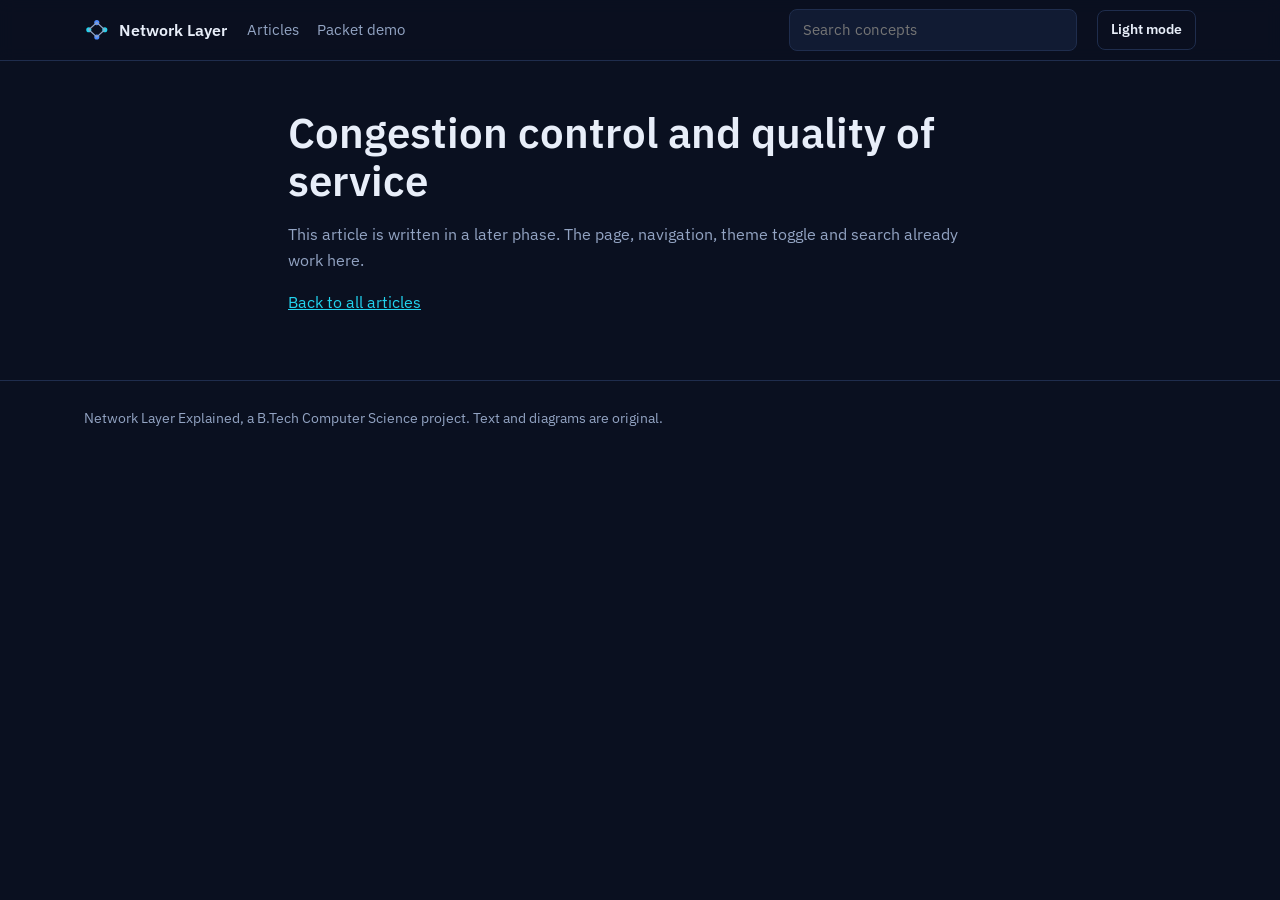
<file: articles/congestion.html>
<!doctype html>
<html lang="en" data-theme="dark">
<head>
  <meta charset="utf-8">
  <meta name="viewport" content="width=device-width, initial-scale=1">
  <title>Congestion control and quality of service | Network Layer Explained</title>
  <script>try{var t=localStorage.getItem('nl-theme');if(t)document.documentElement.setAttribute('data-theme',t);}catch(e){}</script>
  <link rel="preconnect" href="https://fonts.googleapis.com">
  <link rel="preconnect" href="https://fonts.gstatic.com" crossorigin>
  <link rel="stylesheet" href="https://fonts.googleapis.com/css2?family=IBM+Plex+Mono:wght@400;600&family=IBM+Plex+Sans:wght@400;600&display=swap">
  <link rel="stylesheet" href="../css/style.css">
  <script src="../js/script.js" defer></script>
</head>
<body data-root="..">
  <div id="site-header"></div>
  <main class="wrap stub">
    <h1>Congestion control and quality of service</h1>
    <p>This article is written in a later phase. The page, navigation, theme toggle and search already work here.</p>
    <p><a href="../index.html#articles">Back to all articles</a></p>
  </main>
  <div id="site-footer"></div>
</body>
</html>
</file>
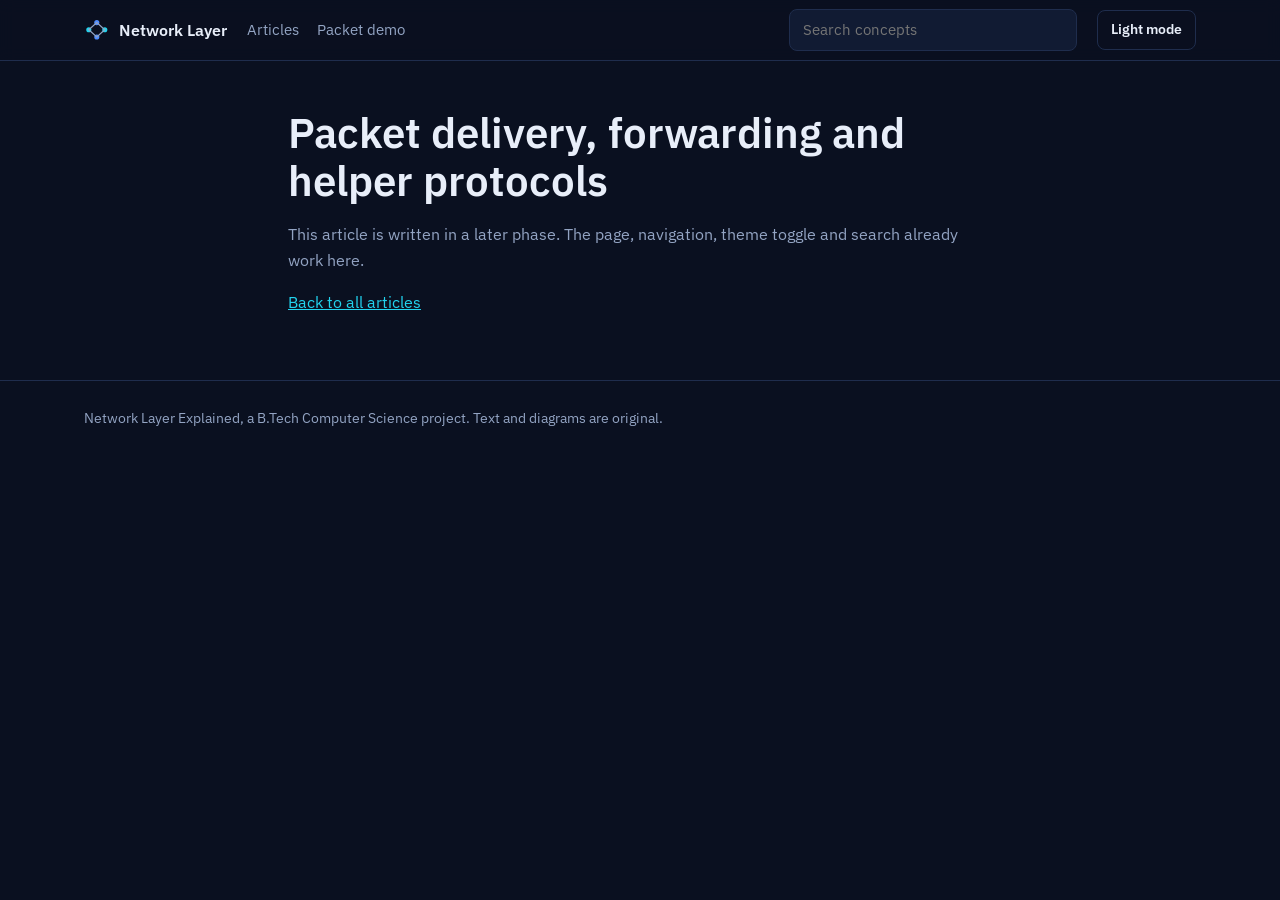
<file: articles/forwarding.html>
<!doctype html>
<html lang="en" data-theme="dark">
<head>
  <meta charset="utf-8">
  <meta name="viewport" content="width=device-width, initial-scale=1">
  <title>Packet delivery, forwarding and helper protocols | Network Layer Explained</title>
  <script>try{var t=localStorage.getItem('nl-theme');if(t)document.documentElement.setAttribute('data-theme',t);}catch(e){}</script>
  <link rel="preconnect" href="https://fonts.googleapis.com">
  <link rel="preconnect" href="https://fonts.gstatic.com" crossorigin>
  <link rel="stylesheet" href="https://fonts.googleapis.com/css2?family=IBM+Plex+Mono:wght@400;600&family=IBM+Plex+Sans:wght@400;600&display=swap">
  <link rel="stylesheet" href="../css/style.css">
  <script src="../js/script.js" defer></script>
</head>
<body data-root="..">
  <div id="site-header"></div>
  <main class="wrap stub">
    <h1>Packet delivery, forwarding and helper protocols</h1>
    <p>This article is written in a later phase. The page, navigation, theme toggle and search already work here.</p>
    <p><a href="../index.html#articles">Back to all articles</a></p>
  </main>
  <div id="site-footer"></div>
</body>
</html>
</file>
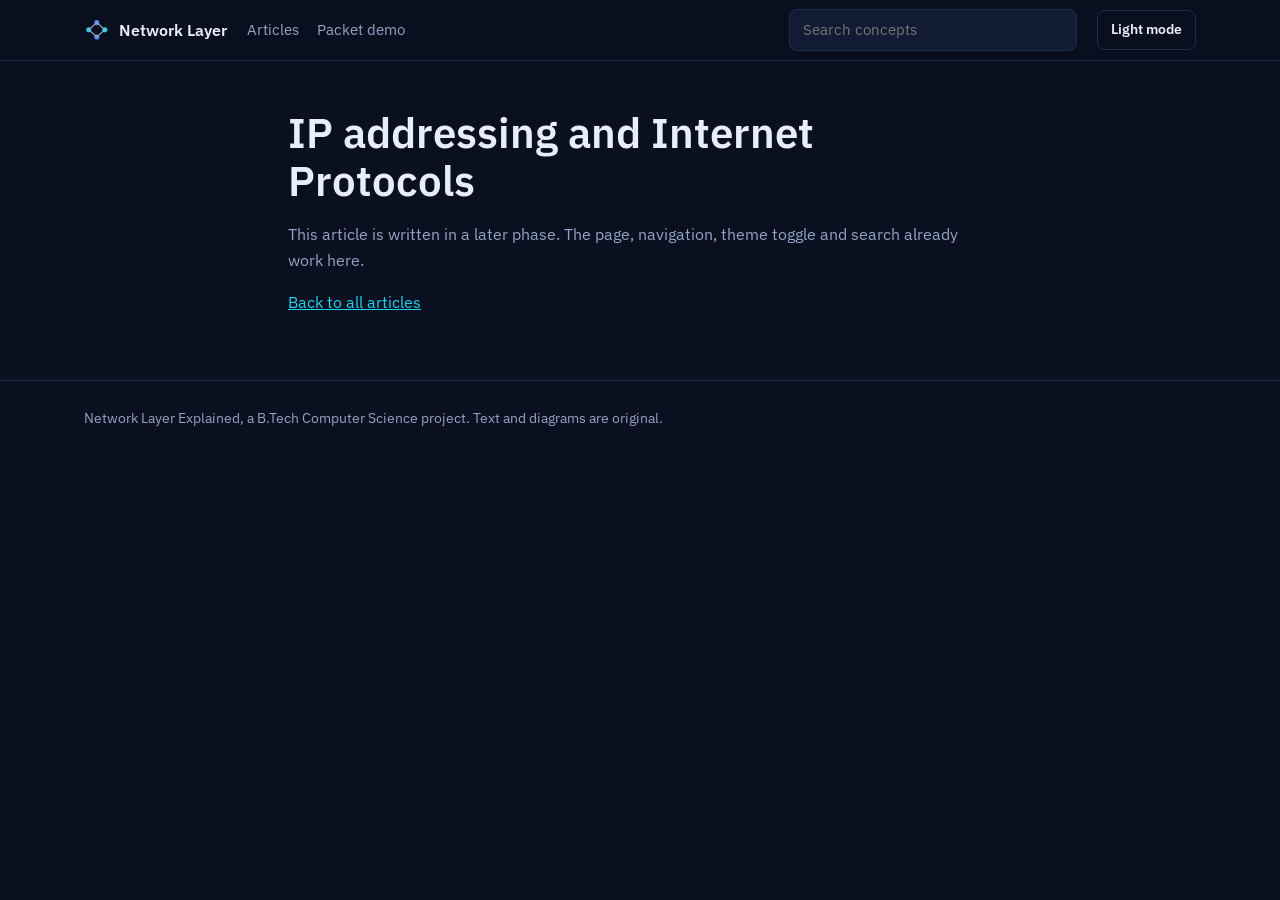
<file: articles/ip-addressing.html>
<!doctype html>
<html lang="en" data-theme="dark">
<head>
  <meta charset="utf-8">
  <meta name="viewport" content="width=device-width, initial-scale=1">
  <title>IP addressing and Internet Protocols | Network Layer Explained</title>
  <script>try{var t=localStorage.getItem('nl-theme');if(t)document.documentElement.setAttribute('data-theme',t);}catch(e){}</script>
  <link rel="preconnect" href="https://fonts.googleapis.com">
  <link rel="preconnect" href="https://fonts.gstatic.com" crossorigin>
  <link rel="stylesheet" href="https://fonts.googleapis.com/css2?family=IBM+Plex+Mono:wght@400;600&family=IBM+Plex+Sans:wght@400;600&display=swap">
  <link rel="stylesheet" href="../css/style.css">
  <script src="../js/script.js" defer></script>
</head>
<body data-root="..">
  <div id="site-header"></div>
  <main class="wrap stub">
    <h1>IP addressing and Internet Protocols</h1>
    <p>This article is written in a later phase. The page, navigation, theme toggle and search already work here.</p>
    <p><a href="../index.html#articles">Back to all articles</a></p>
  </main>
  <div id="site-footer"></div>
</body>
</html>
</file>
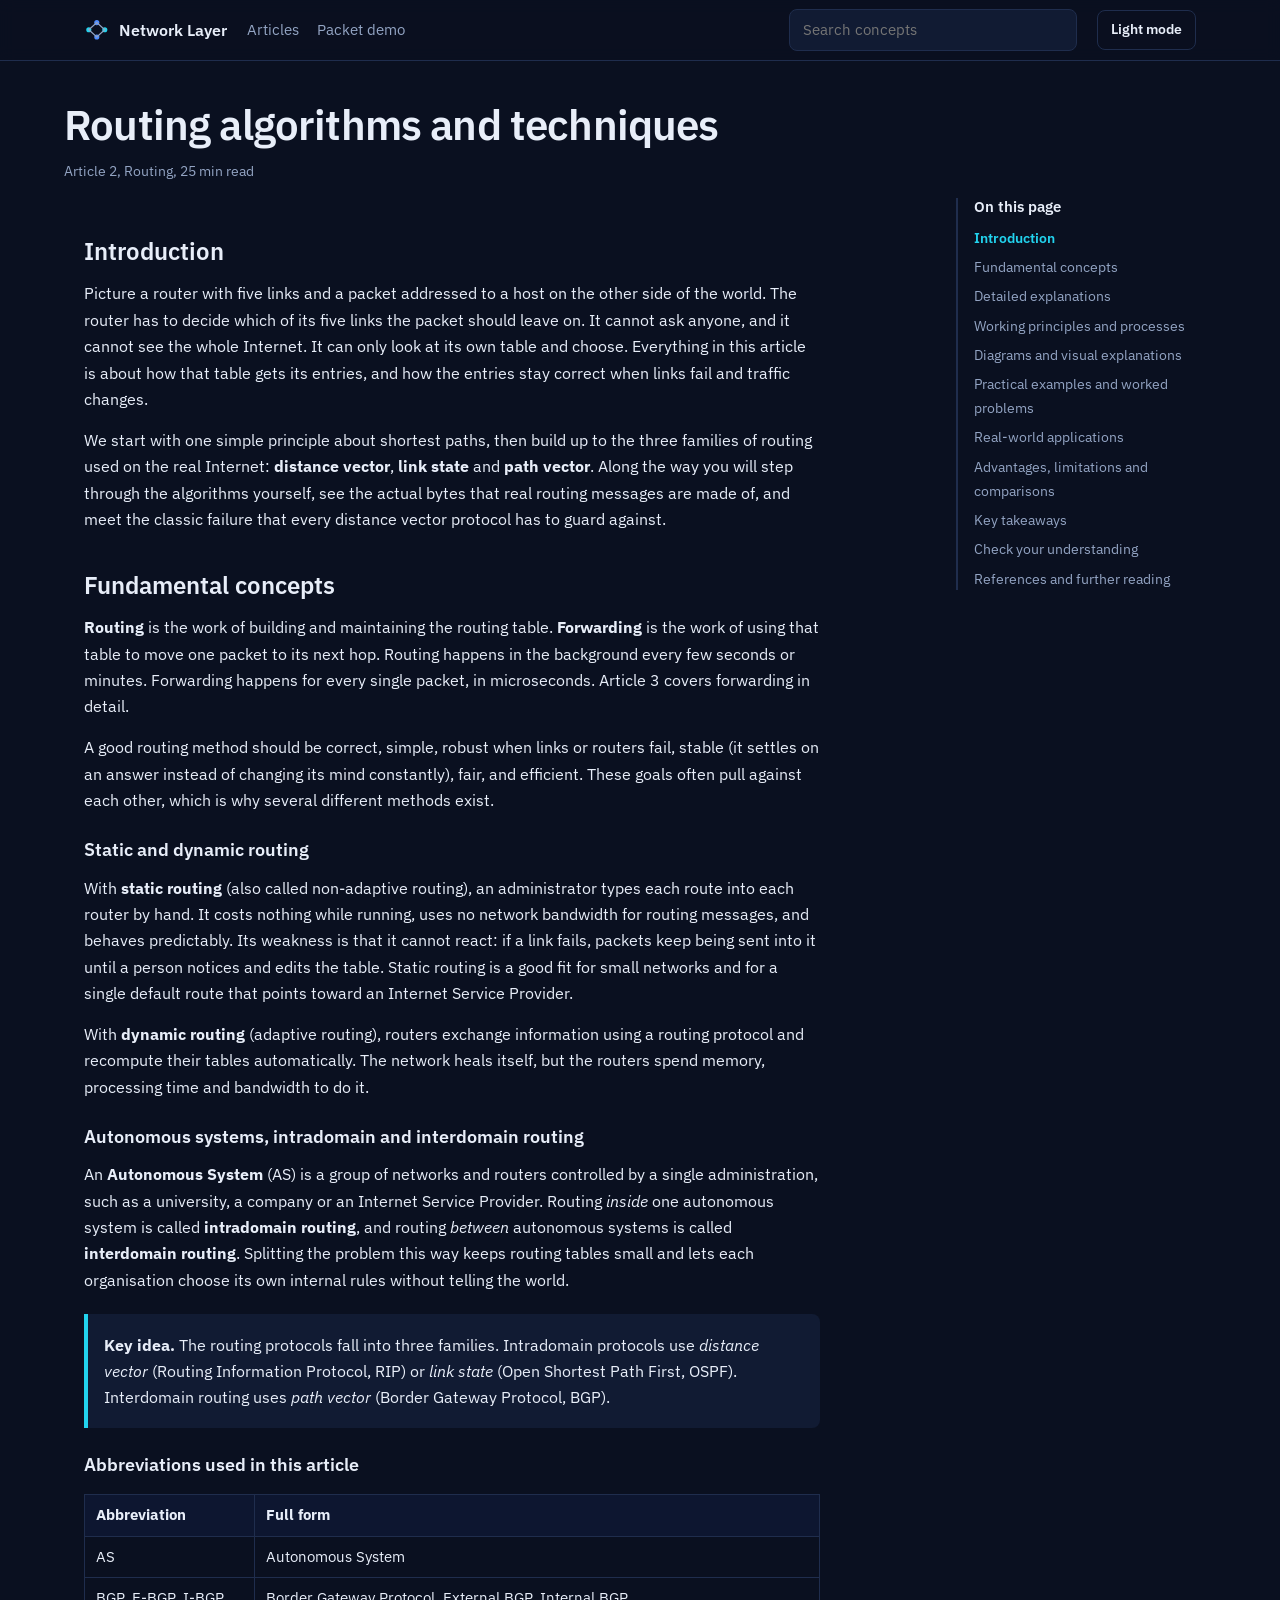
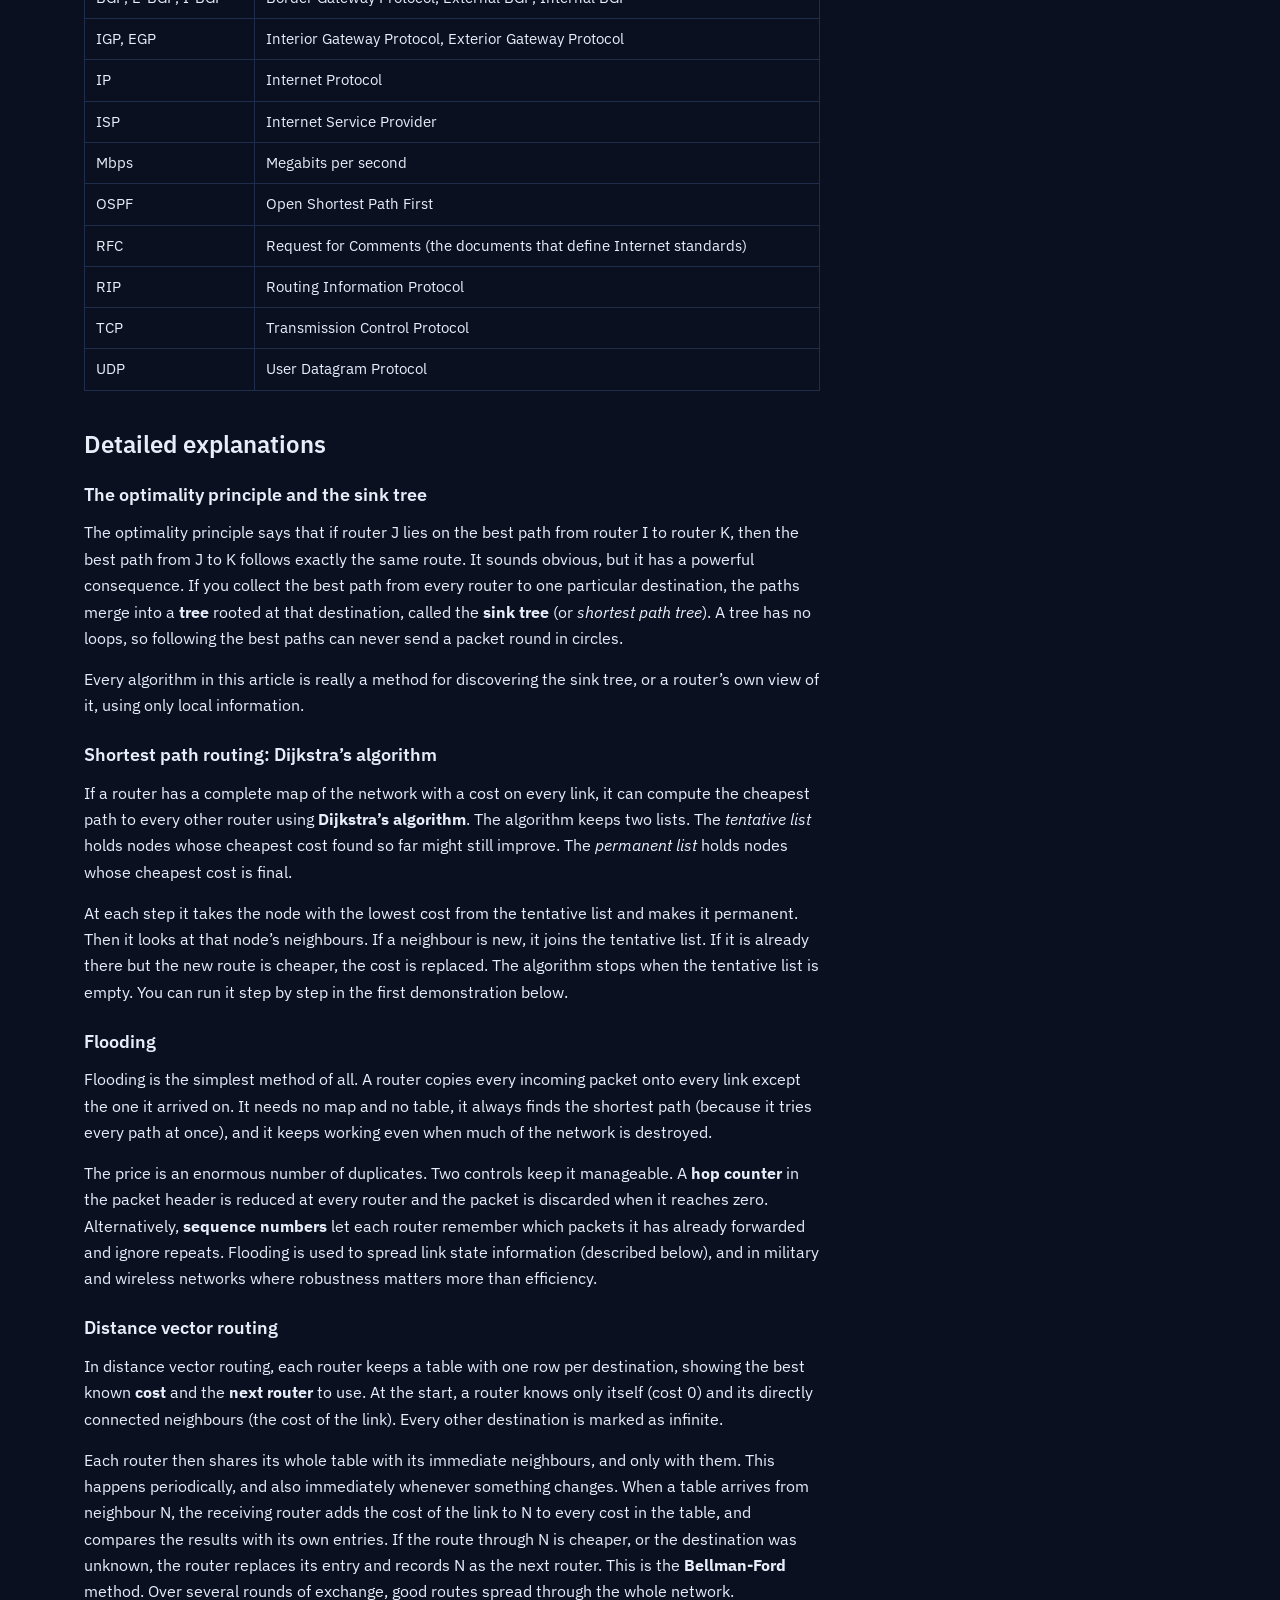
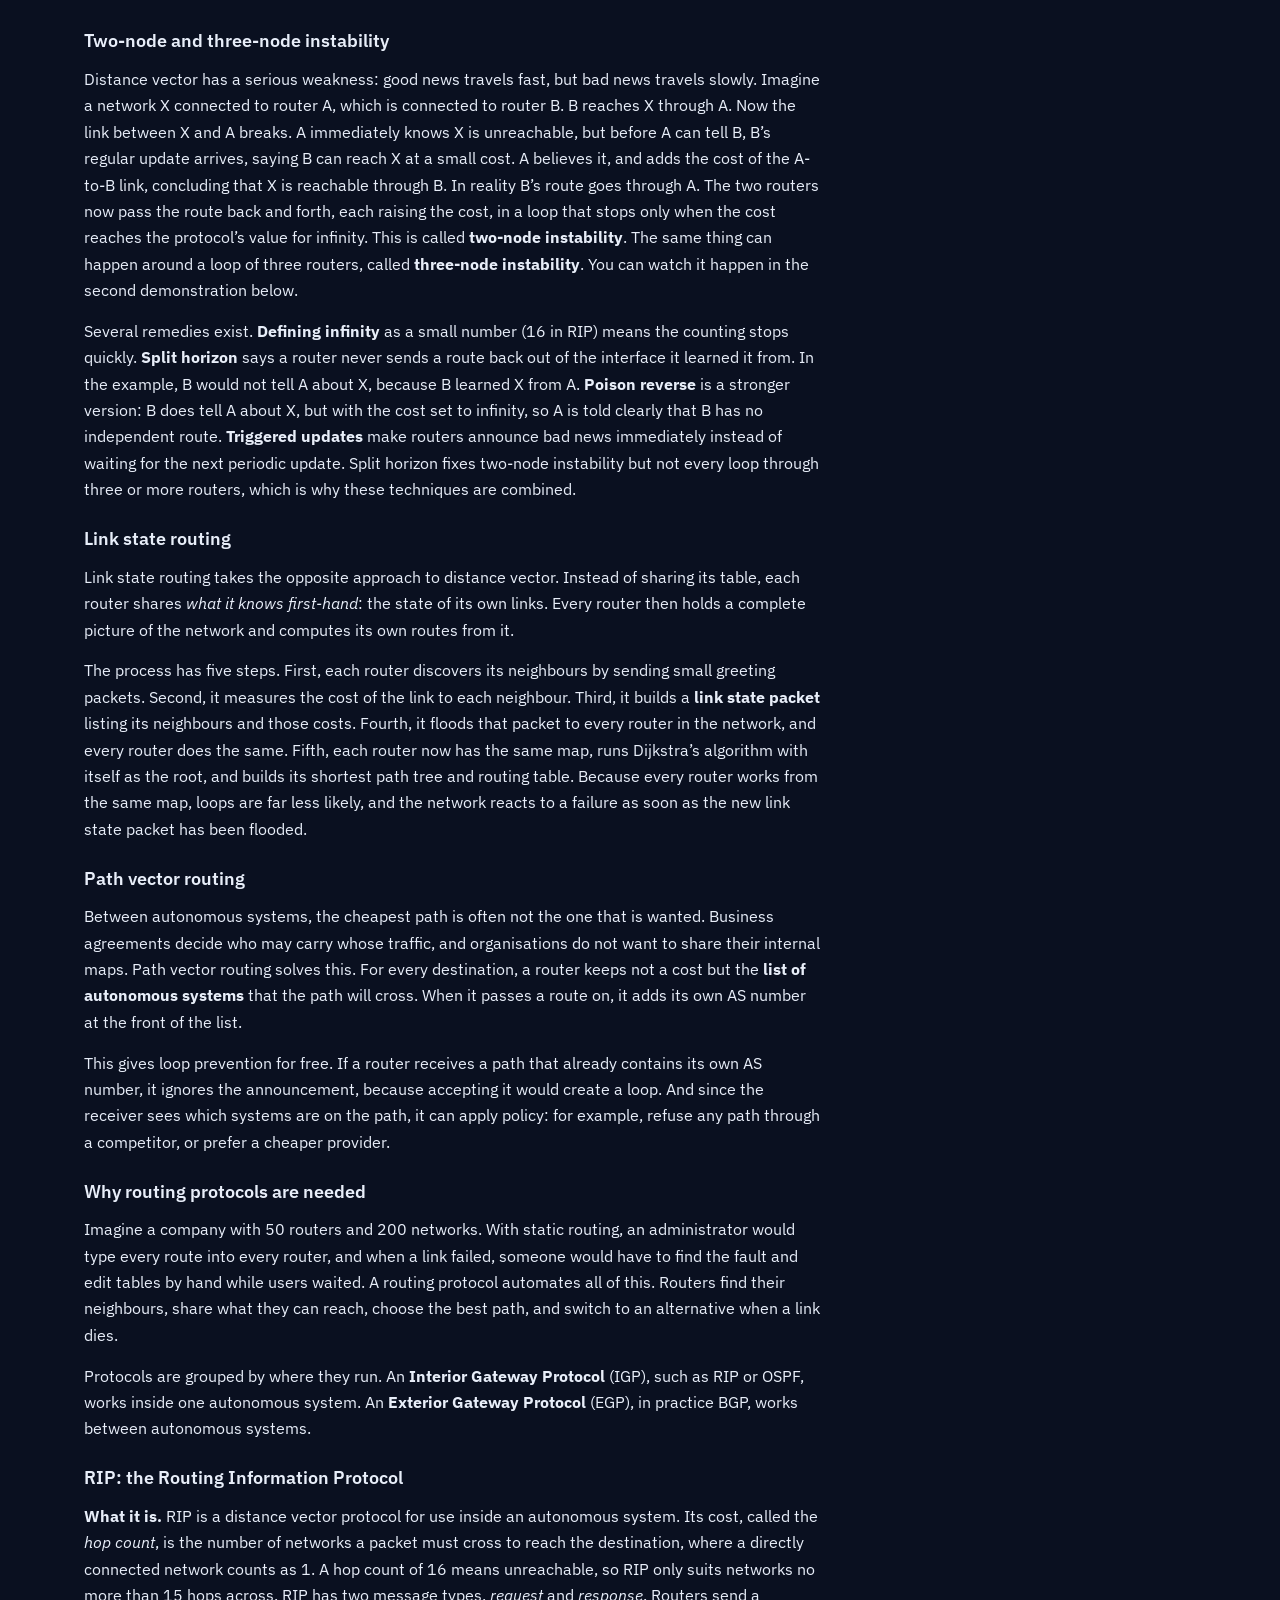
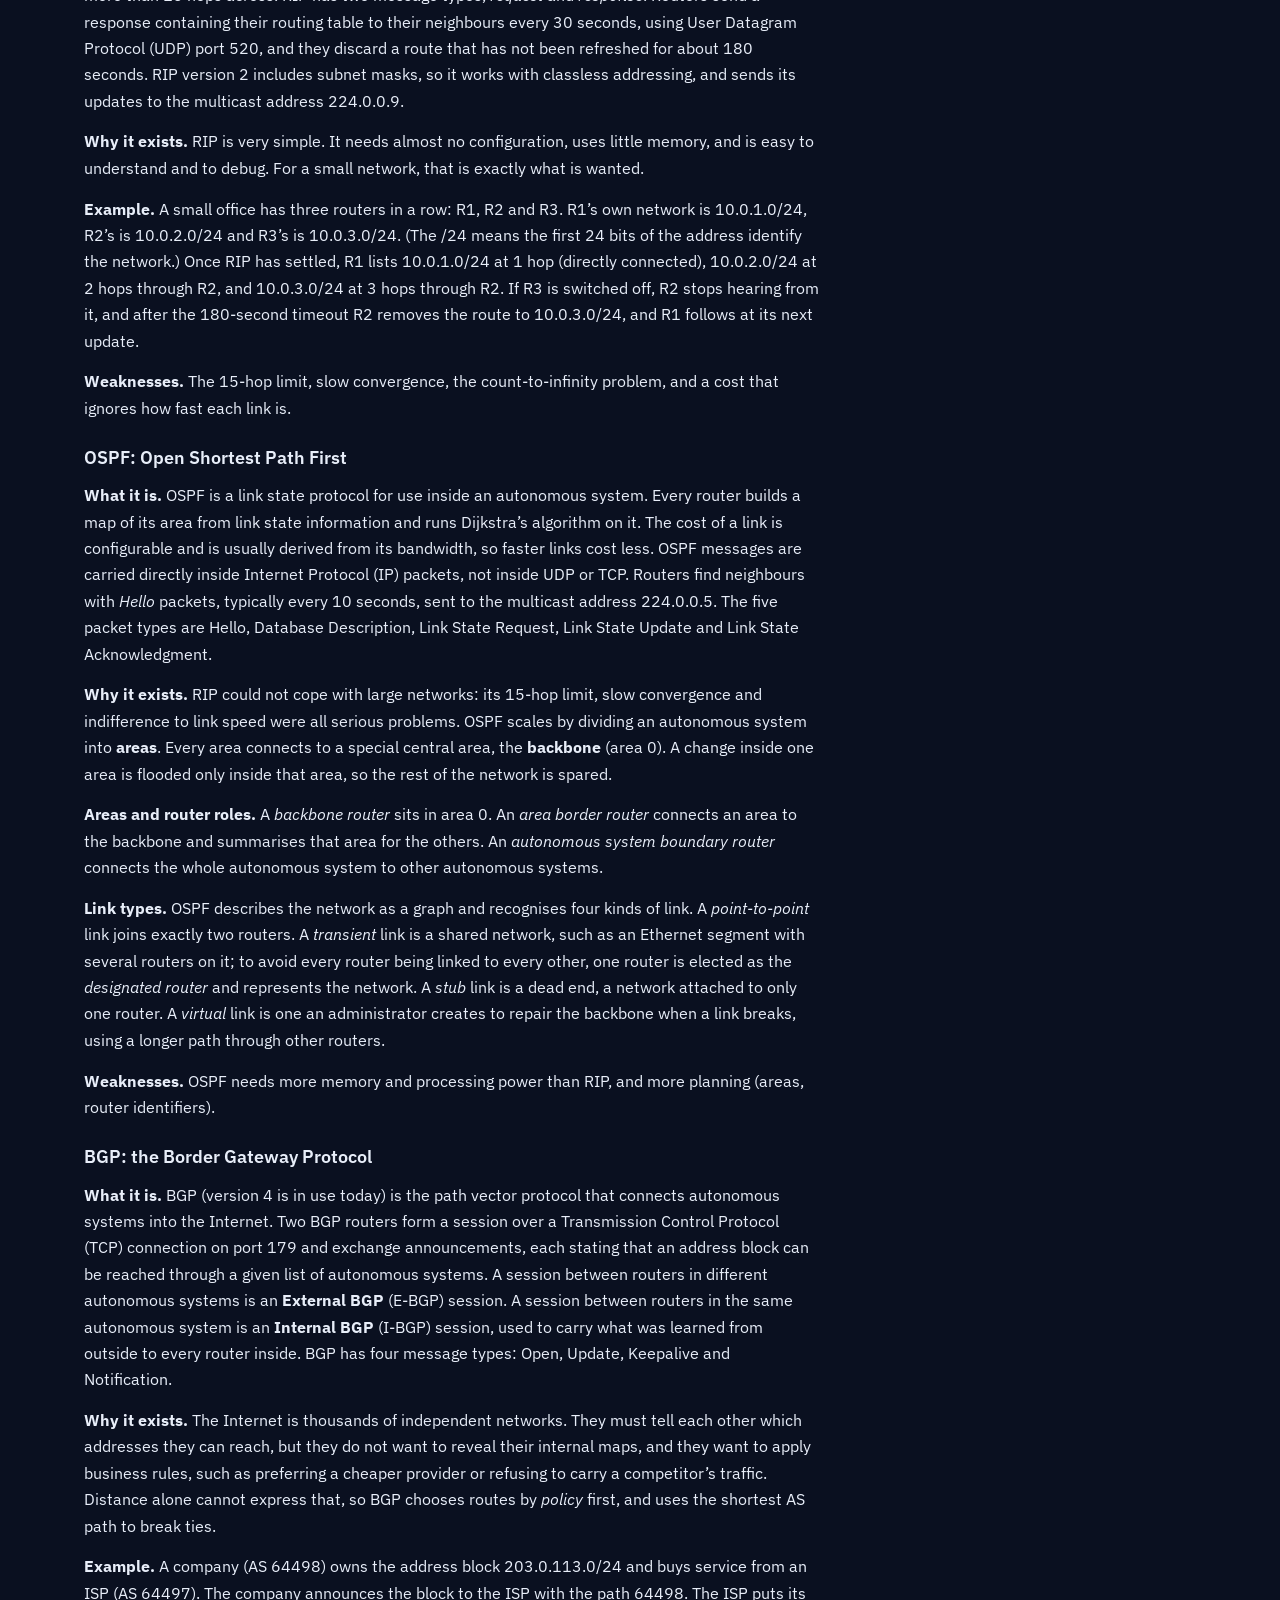
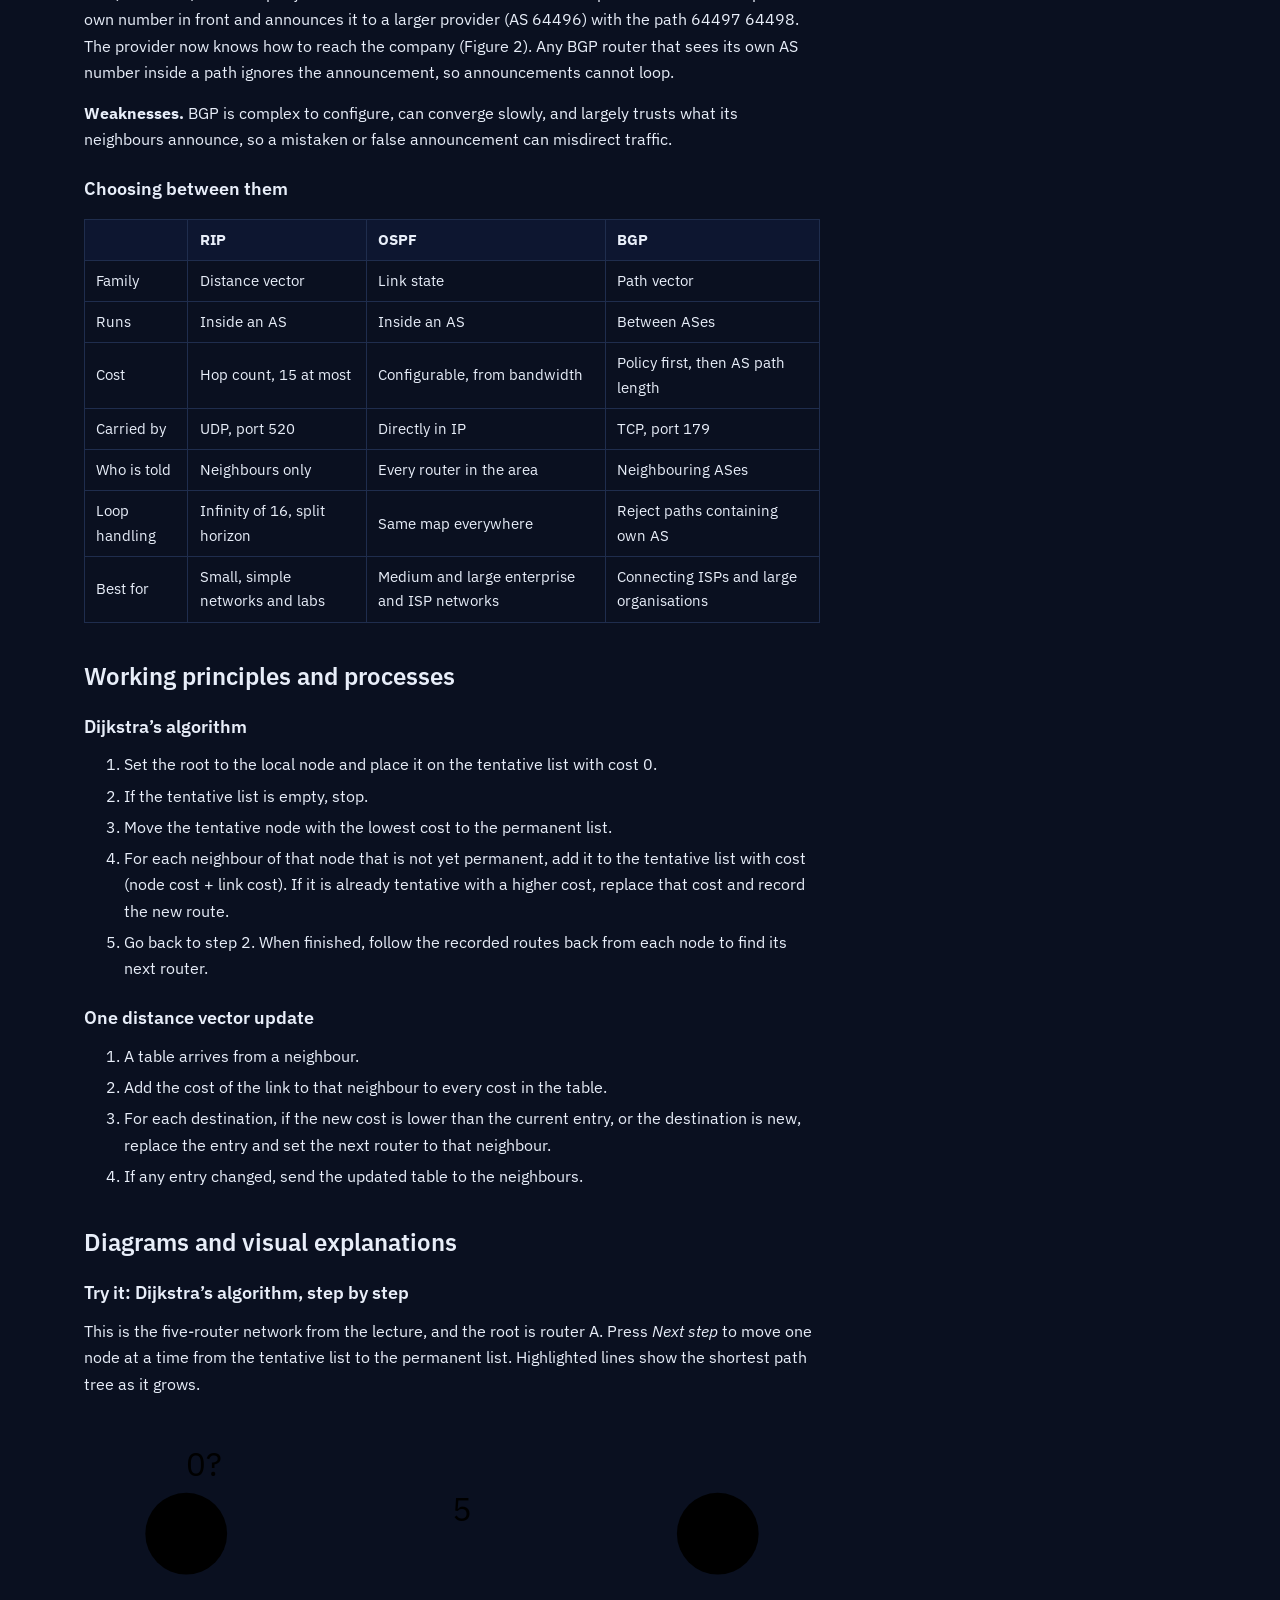
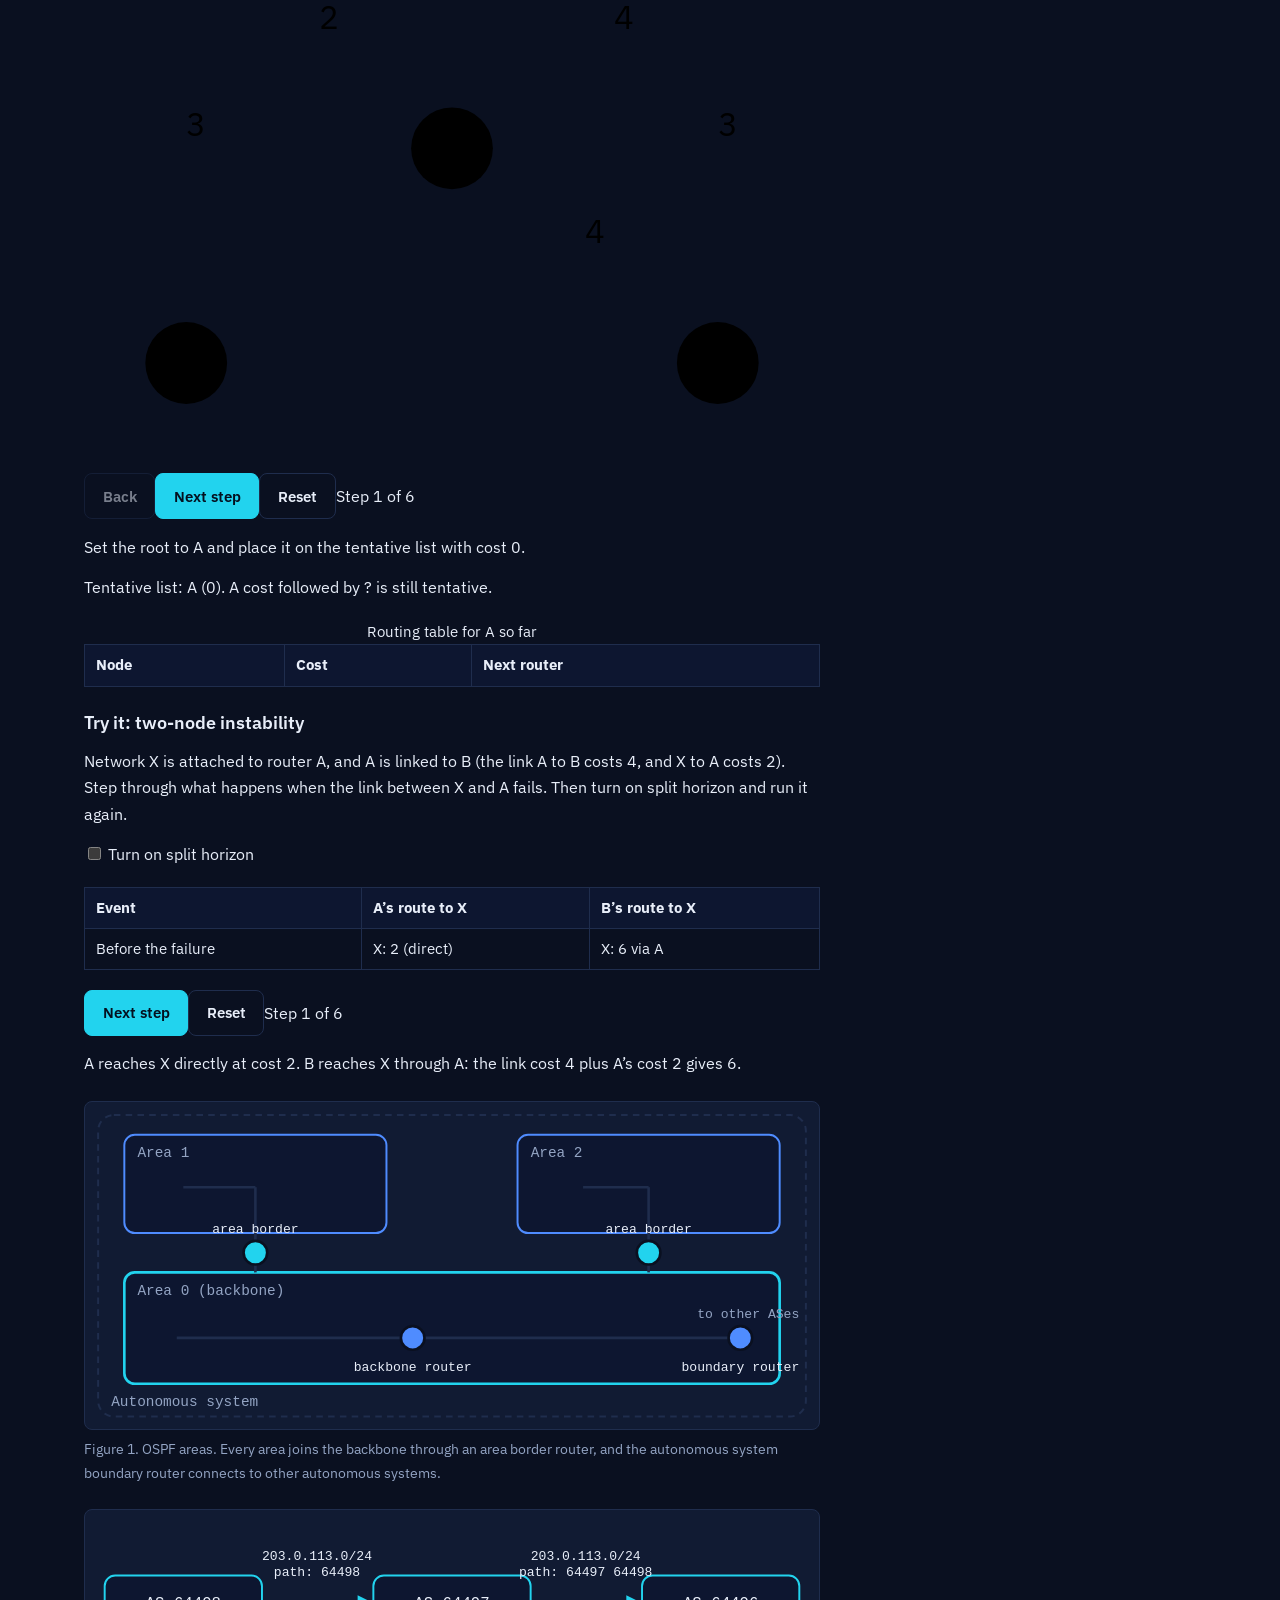
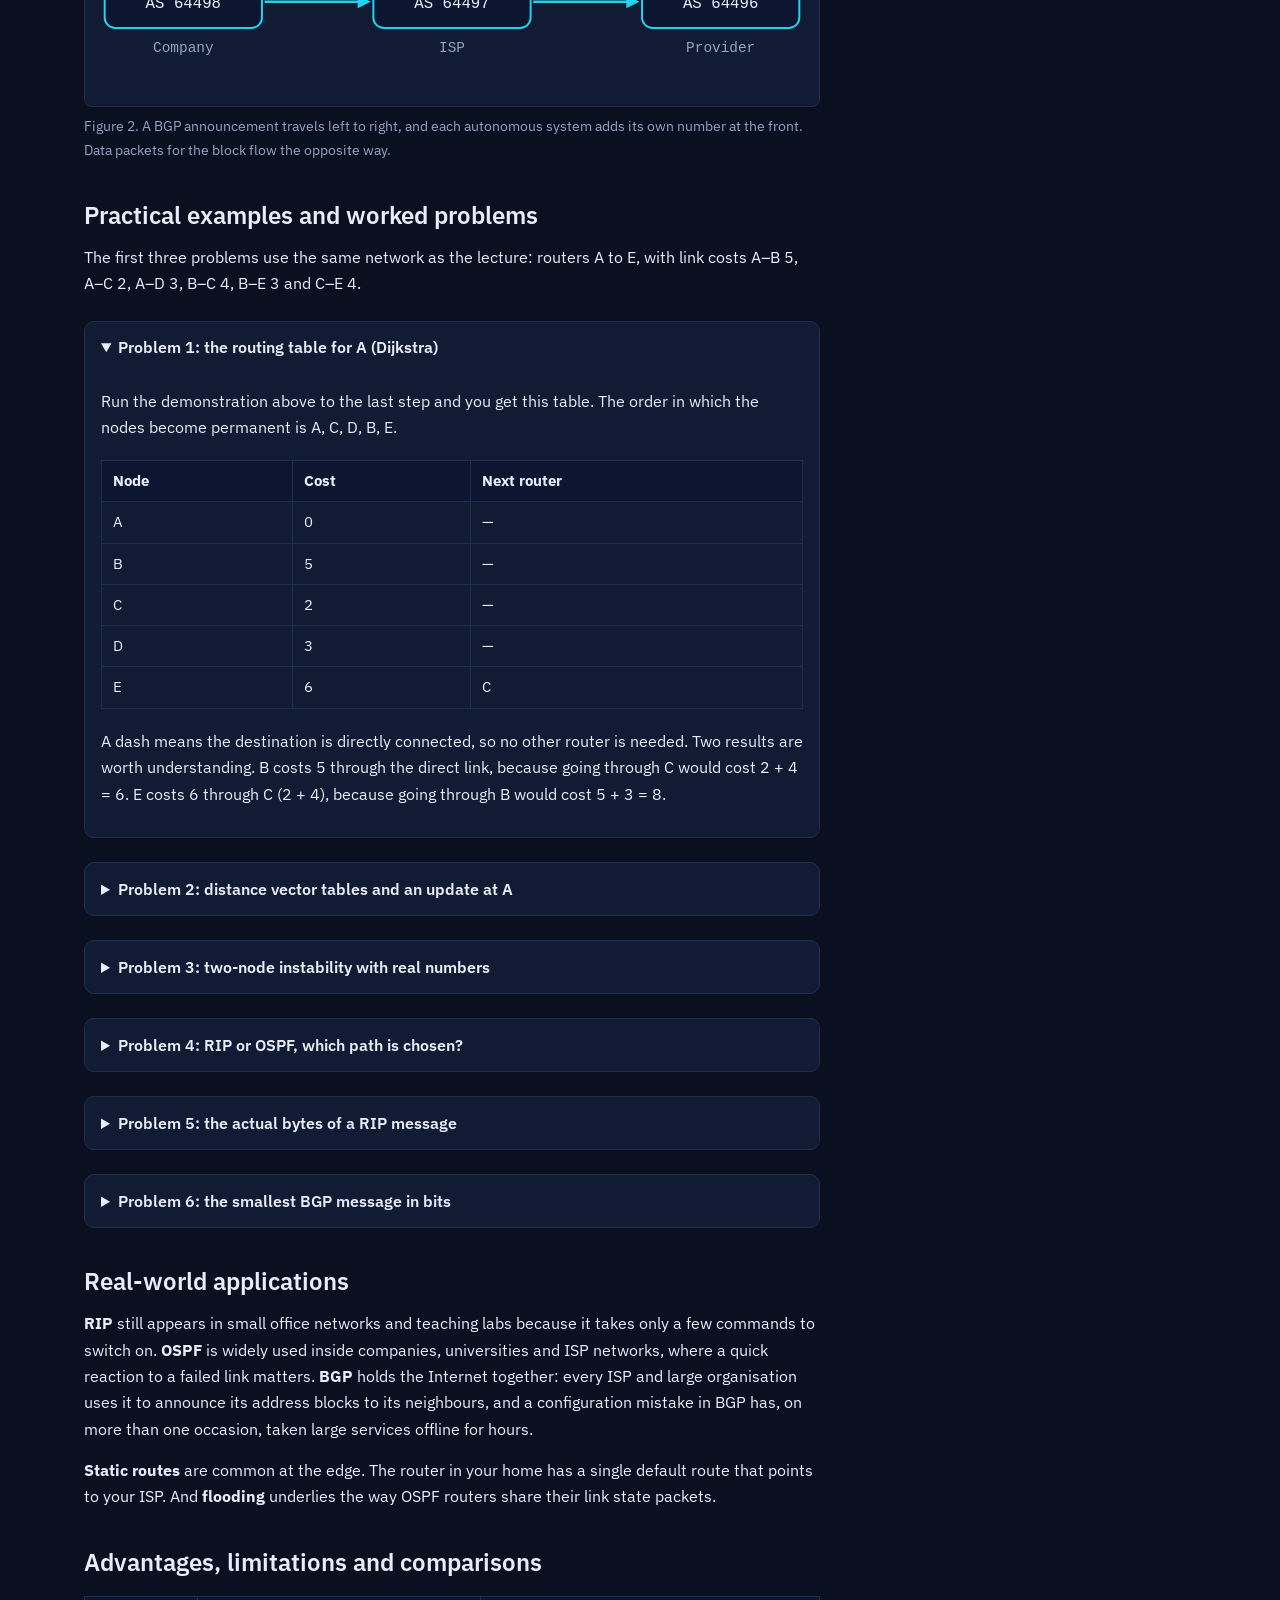
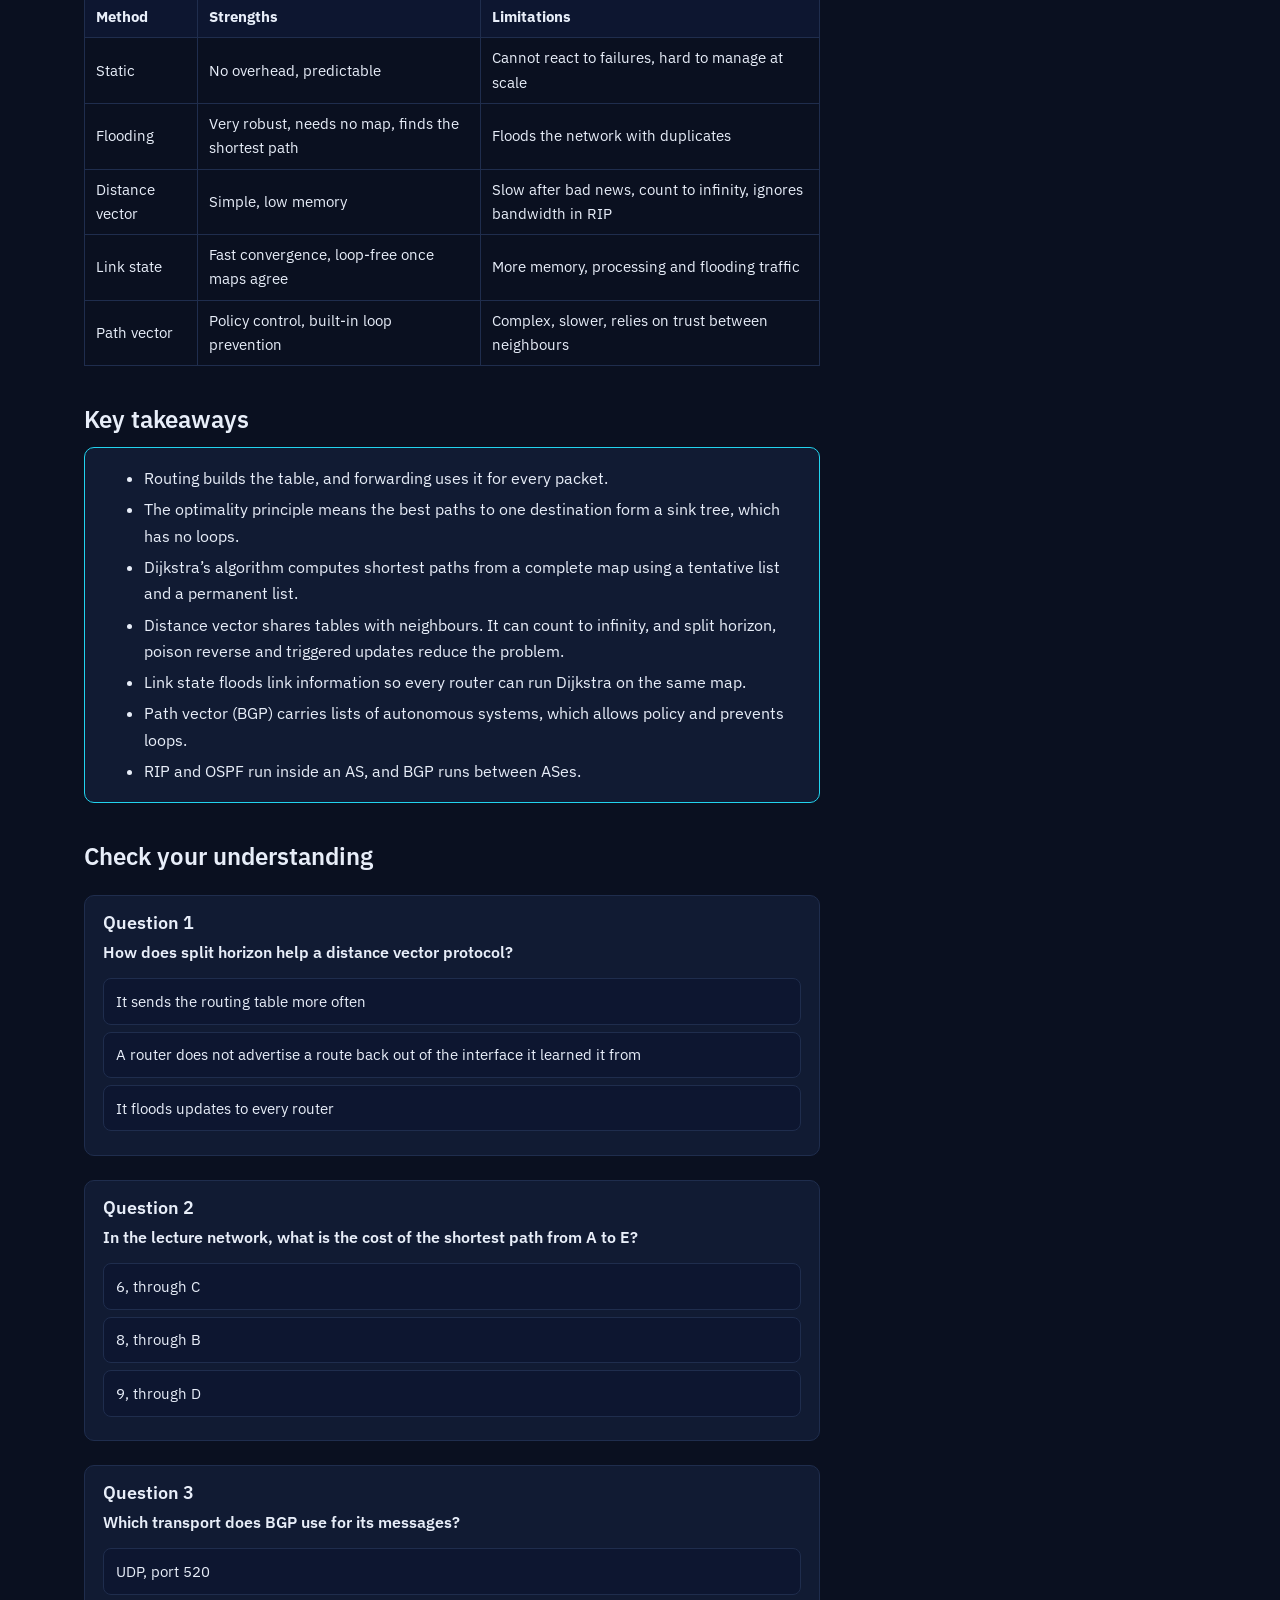
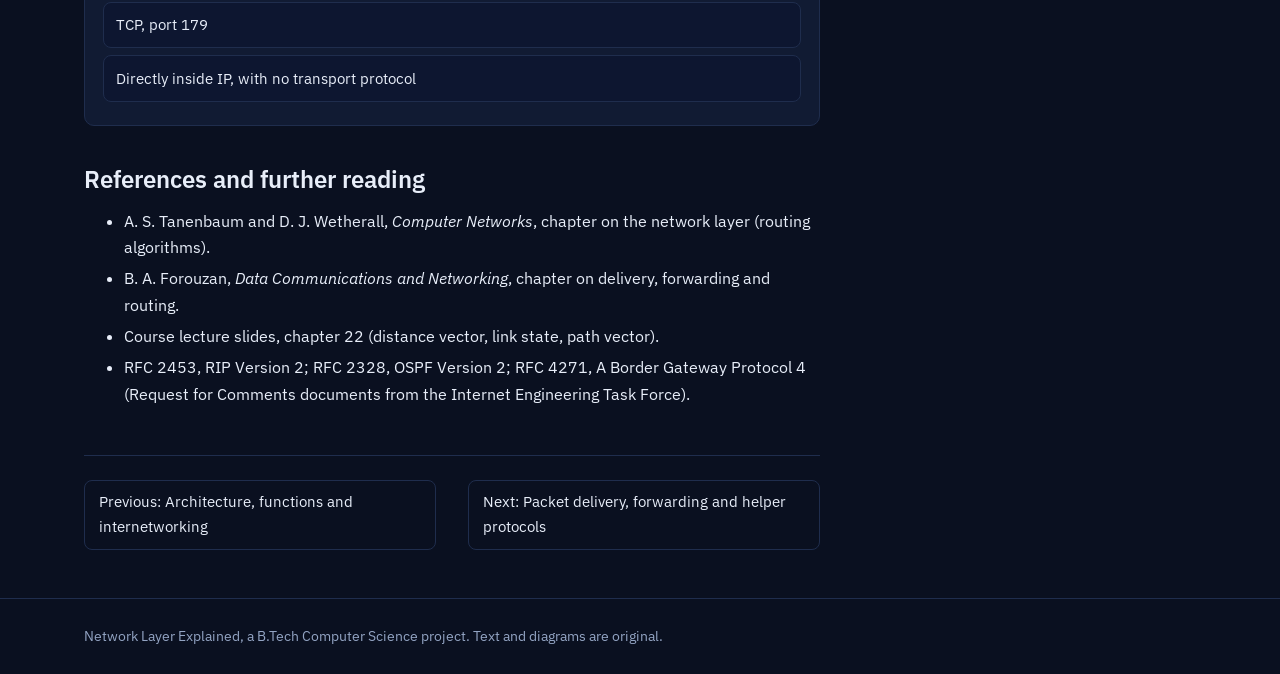
<file: articles/routing.html>
<!doctype html>
<html lang="en" data-theme="dark">
<head>
  <meta charset="utf-8">
  <meta name="viewport" content="width=device-width, initial-scale=1">
  <title>Routing algorithms and techniques | Network Layer Explained</title>
  <meta name="description" content="Optimality principle, Dijkstra, flooding, distance vector, link state, path vector, RIP, OSPF, BGP and the count-to-infinity problem, with interactive demos and real message bytes.">
  <script>try{var t=localStorage.getItem('nl-theme');if(t)document.documentElement.setAttribute('data-theme',t);}catch(e){}</script>
  <link rel="preconnect" href="https://fonts.googleapis.com">
  <link rel="preconnect" href="https://fonts.gstatic.com" crossorigin>
  <link rel="stylesheet" href="https://fonts.googleapis.com/css2?family=IBM+Plex+Mono:wght@400;600&family=IBM+Plex+Sans:wght@400;600&display=swap">
  <link rel="stylesheet" href="../css/style.css">
  <script src="../js/script.js" defer></script>
  <script src="../js/demos.js" defer></script>
</head>
<body data-root=".." data-article="routing">
  <div id="site-header"></div>
  <header class="wrap article-head">
    <h1>Routing algorithms and techniques</h1>
    <p class="meta">Article 2, Routing, 25 min read</p>
  </header>

  <div class="wrap article-layout">
    <aside class="toc" aria-label="On this page"><h2>On this page</h2><ol></ol></aside>

    <article class="prose">
      <h2>Introduction</h2>
      <p>Picture a router with five links and a packet addressed to a host on the other side of the world. The router has to decide which of its five links the packet should leave on. It cannot ask anyone, and it cannot see the whole Internet. It can only look at its own table and choose. Everything in this article is about how that table gets its entries, and how the entries stay correct when links fail and traffic changes.</p>
      <p>We start with one simple principle about shortest paths, then build up to the three families of routing used on the real Internet: <strong>distance vector</strong>, <strong>link state</strong> and <strong>path vector</strong>. Along the way you will step through the algorithms yourself, see the actual bytes that real routing messages are made of, and meet the classic failure that every distance vector protocol has to guard against.</p>

      <h2>Fundamental concepts</h2>
      <p><strong>Routing</strong> is the work of building and maintaining the routing table. <strong>Forwarding</strong> is the work of using that table to move one packet to its next hop. Routing happens in the background every few seconds or minutes. Forwarding happens for every single packet, in microseconds. Article 3 covers forwarding in detail.</p>
      <p>A good routing method should be correct, simple, robust when links or routers fail, stable (it settles on an answer instead of changing its mind constantly), fair, and efficient. These goals often pull against each other, which is why several different methods exist.</p>

      <h3>Static and dynamic routing</h3>
      <p>With <strong>static routing</strong> (also called non-adaptive routing), an administrator types each route into each router by hand. It costs nothing while running, uses no network bandwidth for routing messages, and behaves predictably. Its weakness is that it cannot react: if a link fails, packets keep being sent into it until a person notices and edits the table. Static routing is a good fit for small networks and for a single default route that points toward an Internet Service Provider.</p>
      <p>With <strong>dynamic routing</strong> (adaptive routing), routers exchange information using a routing protocol and recompute their tables automatically. The network heals itself, but the routers spend memory, processing time and bandwidth to do it.</p>

      <h3>Autonomous systems, intradomain and interdomain routing</h3>
      <p>An <strong>Autonomous System</strong> (AS) is a group of networks and routers controlled by a single administration, such as a university, a company or an Internet Service Provider. Routing <em>inside</em> one autonomous system is called <strong>intradomain routing</strong>, and routing <em>between</em> autonomous systems is called <strong>interdomain routing</strong>. Splitting the problem this way keeps routing tables small and lets each organisation choose its own internal rules without telling the world.</p>
      <div class="callout"><p><strong>Key idea.</strong> The routing protocols fall into three families. Intradomain protocols use <em>distance vector</em> (Routing Information Protocol, RIP) or <em>link state</em> (Open Shortest Path First, OSPF). Interdomain routing uses <em>path vector</em> (Border Gateway Protocol, BGP).</p></div>

      <h3>Abbreviations used in this article</h3>
      <div class="table-wrap"><table>
        <thead><tr><th>Abbreviation</th><th>Full form</th></tr></thead>
        <tbody>
          <tr><td>AS</td><td>Autonomous System</td></tr>
          <tr><td>BGP, E-BGP, I-BGP</td><td>Border Gateway Protocol, External BGP, Internal BGP</td></tr>
          <tr><td>IGP, EGP</td><td>Interior Gateway Protocol, Exterior Gateway Protocol</td></tr>
          <tr><td>IP</td><td>Internet Protocol</td></tr>
          <tr><td>ISP</td><td>Internet Service Provider</td></tr>
          <tr><td>Mbps</td><td>Megabits per second</td></tr>
          <tr><td>OSPF</td><td>Open Shortest Path First</td></tr>
          <tr><td>RFC</td><td>Request for Comments (the documents that define Internet standards)</td></tr>
          <tr><td>RIP</td><td>Routing Information Protocol</td></tr>
          <tr><td>TCP</td><td>Transmission Control Protocol</td></tr>
          <tr><td>UDP</td><td>User Datagram Protocol</td></tr>
        </tbody>
      </table></div>

      <h2>Detailed explanations</h2>
      <h3>The optimality principle and the sink tree</h3>
      <p>The optimality principle says that if router J lies on the best path from router I to router K, then the best path from J to K follows exactly the same route. It sounds obvious, but it has a powerful consequence. If you collect the best path from every router to one particular destination, the paths merge into a <strong>tree</strong> rooted at that destination, called the <strong>sink tree</strong> (or <em>shortest path tree</em>). A tree has no loops, so following the best paths can never send a packet round in circles.</p>
      <p>Every algorithm in this article is really a method for discovering the sink tree, or a router&rsquo;s own view of it, using only local information.</p>

      <h3>Shortest path routing: Dijkstra&rsquo;s algorithm</h3>
      <p>If a router has a complete map of the network with a cost on every link, it can compute the cheapest path to every other router using <strong>Dijkstra&rsquo;s algorithm</strong>. The algorithm keeps two lists. The <em>tentative list</em> holds nodes whose cheapest cost found so far might still improve. The <em>permanent list</em> holds nodes whose cheapest cost is final.</p>
      <p>At each step it takes the node with the lowest cost from the tentative list and makes it permanent. Then it looks at that node&rsquo;s neighbours. If a neighbour is new, it joins the tentative list. If it is already there but the new route is cheaper, the cost is replaced. The algorithm stops when the tentative list is empty. You can run it step by step in the first demonstration below.</p>

      <h3>Flooding</h3>
      <p>Flooding is the simplest method of all. A router copies every incoming packet onto every link except the one it arrived on. It needs no map and no table, it always finds the shortest path (because it tries every path at once), and it keeps working even when much of the network is destroyed.</p>
      <p>The price is an enormous number of duplicates. Two controls keep it manageable. A <strong>hop counter</strong> in the packet header is reduced at every router and the packet is discarded when it reaches zero. Alternatively, <strong>sequence numbers</strong> let each router remember which packets it has already forwarded and ignore repeats. Flooding is used to spread link state information (described below), and in military and wireless networks where robustness matters more than efficiency.</p>

      <h3>Distance vector routing</h3>
      <p>In distance vector routing, each router keeps a table with one row per destination, showing the best known <strong>cost</strong> and the <strong>next router</strong> to use. At the start, a router knows only itself (cost 0) and its directly connected neighbours (the cost of the link). Every other destination is marked as infinite.</p>
      <p>Each router then shares its whole table with its immediate neighbours, and only with them. This happens periodically, and also immediately whenever something changes. When a table arrives from neighbour N, the receiving router adds the cost of the link to N to every cost in the table, and compares the results with its own entries. If the route through N is cheaper, or the destination was unknown, the router replaces its entry and records N as the next router. This is the <strong>Bellman-Ford</strong> method. Over several rounds of exchange, good routes spread through the whole network.</p>

      <h3>Two-node and three-node instability</h3>
      <p>Distance vector has a serious weakness: good news travels fast, but bad news travels slowly. Imagine a network X connected to router A, which is connected to router B. B reaches X through A. Now the link between X and A breaks. A immediately knows X is unreachable, but before A can tell B, B&rsquo;s regular update arrives, saying B can reach X at a small cost. A believes it, and adds the cost of the A-to-B link, concluding that X is reachable through B. In reality B&rsquo;s route goes through A. The two routers now pass the route back and forth, each raising the cost, in a loop that stops only when the cost reaches the protocol&rsquo;s value for infinity. This is called <strong>two-node instability</strong>. The same thing can happen around a loop of three routers, called <strong>three-node instability</strong>. You can watch it happen in the second demonstration below.</p>
      <p>Several remedies exist. <strong>Defining infinity</strong> as a small number (16 in RIP) means the counting stops quickly. <strong>Split horizon</strong> says a router never sends a route back out of the interface it learned it from. In the example, B would not tell A about X, because B learned X from A. <strong>Poison reverse</strong> is a stronger version: B does tell A about X, but with the cost set to infinity, so A is told clearly that B has no independent route. <strong>Triggered updates</strong> make routers announce bad news immediately instead of waiting for the next periodic update. Split horizon fixes two-node instability but not every loop through three or more routers, which is why these techniques are combined.</p>

      <h3>Link state routing</h3>
      <p>Link state routing takes the opposite approach to distance vector. Instead of sharing its table, each router shares <em>what it knows first-hand</em>: the state of its own links. Every router then holds a complete picture of the network and computes its own routes from it.</p>
      <p>The process has five steps. First, each router discovers its neighbours by sending small greeting packets. Second, it measures the cost of the link to each neighbour. Third, it builds a <strong>link state packet</strong> listing its neighbours and those costs. Fourth, it floods that packet to every router in the network, and every router does the same. Fifth, each router now has the same map, runs Dijkstra&rsquo;s algorithm with itself as the root, and builds its shortest path tree and routing table. Because every router works from the same map, loops are far less likely, and the network reacts to a failure as soon as the new link state packet has been flooded.</p>

      <h3>Path vector routing</h3>
      <p>Between autonomous systems, the cheapest path is often not the one that is wanted. Business agreements decide who may carry whose traffic, and organisations do not want to share their internal maps. Path vector routing solves this. For every destination, a router keeps not a cost but the <strong>list of autonomous systems</strong> that the path will cross. When it passes a route on, it adds its own AS number at the front of the list.</p>
      <p>This gives loop prevention for free. If a router receives a path that already contains its own AS number, it ignores the announcement, because accepting it would create a loop. And since the receiver sees which systems are on the path, it can apply policy: for example, refuse any path through a competitor, or prefer a cheaper provider.</p>

      <h3>Why routing protocols are needed</h3>
      <p>Imagine a company with 50 routers and 200 networks. With static routing, an administrator would type every route into every router, and when a link failed, someone would have to find the fault and edit tables by hand while users waited. A routing protocol automates all of this. Routers find their neighbours, share what they can reach, choose the best path, and switch to an alternative when a link dies.</p>
      <p>Protocols are grouped by where they run. An <strong>Interior Gateway Protocol</strong> (IGP), such as RIP or OSPF, works inside one autonomous system. An <strong>Exterior Gateway Protocol</strong> (EGP), in practice BGP, works between autonomous systems.</p>

      <h3>RIP: the Routing Information Protocol</h3>
      <p><strong>What it is.</strong> RIP is a distance vector protocol for use inside an autonomous system. Its cost, called the <em>hop count</em>, is the number of networks a packet must cross to reach the destination, where a directly connected network counts as 1. A hop count of 16 means unreachable, so RIP only suits networks no more than 15 hops across. RIP has two message types, <em>request</em> and <em>response</em>. Routers send a response containing their routing table to their neighbours every 30 seconds, using User Datagram Protocol (UDP) port 520, and they discard a route that has not been refreshed for about 180 seconds. RIP version 2 includes subnet masks, so it works with classless addressing, and sends its updates to the multicast address 224.0.0.9.</p>
      <p><strong>Why it exists.</strong> RIP is very simple. It needs almost no configuration, uses little memory, and is easy to understand and to debug. For a small network, that is exactly what is wanted.</p>
      <p><strong>Example.</strong> A small office has three routers in a row: R1, R2 and R3. R1&rsquo;s own network is 10.0.1.0/24, R2&rsquo;s is 10.0.2.0/24 and R3&rsquo;s is 10.0.3.0/24. (The /24 means the first 24 bits of the address identify the network.) Once RIP has settled, R1 lists 10.0.1.0/24 at 1 hop (directly connected), 10.0.2.0/24 at 2 hops through R2, and 10.0.3.0/24 at 3 hops through R2. If R3 is switched off, R2 stops hearing from it, and after the 180-second timeout R2 removes the route to 10.0.3.0/24, and R1 follows at its next update.</p>
      <p><strong>Weaknesses.</strong> The 15-hop limit, slow convergence, the count-to-infinity problem, and a cost that ignores how fast each link is.</p>

      <h3>OSPF: Open Shortest Path First</h3>
      <p><strong>What it is.</strong> OSPF is a link state protocol for use inside an autonomous system. Every router builds a map of its area from link state information and runs Dijkstra&rsquo;s algorithm on it. The cost of a link is configurable and is usually derived from its bandwidth, so faster links cost less. OSPF messages are carried directly inside Internet Protocol (IP) packets, not inside UDP or TCP. Routers find neighbours with <em>Hello</em> packets, typically every 10 seconds, sent to the multicast address 224.0.0.5. The five packet types are Hello, Database Description, Link State Request, Link State Update and Link State Acknowledgment.</p>
      <p><strong>Why it exists.</strong> RIP could not cope with large networks: its 15-hop limit, slow convergence and indifference to link speed were all serious problems. OSPF scales by dividing an autonomous system into <strong>areas</strong>. Every area connects to a special central area, the <strong>backbone</strong> (area 0). A change inside one area is flooded only inside that area, so the rest of the network is spared.</p>
      <p><strong>Areas and router roles.</strong> A <em>backbone router</em> sits in area 0. An <em>area border router</em> connects an area to the backbone and summarises that area for the others. An <em>autonomous system boundary router</em> connects the whole autonomous system to other autonomous systems.</p>
      <p><strong>Link types.</strong> OSPF describes the network as a graph and recognises four kinds of link. A <em>point-to-point</em> link joins exactly two routers. A <em>transient</em> link is a shared network, such as an Ethernet segment with several routers on it; to avoid every router being linked to every other, one router is elected as the <em>designated router</em> and represents the network. A <em>stub</em> link is a dead end, a network attached to only one router. A <em>virtual</em> link is one an administrator creates to repair the backbone when a link breaks, using a longer path through other routers.</p>
      <p><strong>Weaknesses.</strong> OSPF needs more memory and processing power than RIP, and more planning (areas, router identifiers).</p>

      <h3>BGP: the Border Gateway Protocol</h3>
      <p><strong>What it is.</strong> BGP (version 4 is in use today) is the path vector protocol that connects autonomous systems into the Internet. Two BGP routers form a session over a Transmission Control Protocol (TCP) connection on port 179 and exchange announcements, each stating that an address block can be reached through a given list of autonomous systems. A session between routers in different autonomous systems is an <strong>External BGP</strong> (E-BGP) session. A session between routers in the same autonomous system is an <strong>Internal BGP</strong> (I-BGP) session, used to carry what was learned from outside to every router inside. BGP has four message types: Open, Update, Keepalive and Notification.</p>
      <p><strong>Why it exists.</strong> The Internet is thousands of independent networks. They must tell each other which addresses they can reach, but they do not want to reveal their internal maps, and they want to apply business rules, such as preferring a cheaper provider or refusing to carry a competitor&rsquo;s traffic. Distance alone cannot express that, so BGP chooses routes by <em>policy</em> first, and uses the shortest AS path to break ties.</p>
      <p><strong>Example.</strong> A company (AS 64498) owns the address block 203.0.113.0/24 and buys service from an ISP (AS 64497). The company announces the block to the ISP with the path 64498. The ISP puts its own number in front and announces it to a larger provider (AS 64496) with the path 64497 64498. The provider now knows how to reach the company (Figure 2). Any BGP router that sees its own AS number inside a path ignores the announcement, so announcements cannot loop.</p>
      <p><strong>Weaknesses.</strong> BGP is complex to configure, can converge slowly, and largely trusts what its neighbours announce, so a mistaken or false announcement can misdirect traffic.</p>

      <h3>Choosing between them</h3>
      <div class="table-wrap"><table>
        <thead><tr><th></th><th>RIP</th><th>OSPF</th><th>BGP</th></tr></thead>
        <tbody>
          <tr><td>Family</td><td>Distance vector</td><td>Link state</td><td>Path vector</td></tr>
          <tr><td>Runs</td><td>Inside an AS</td><td>Inside an AS</td><td>Between ASes</td></tr>
          <tr><td>Cost</td><td>Hop count, 15 at most</td><td>Configurable, from bandwidth</td><td>Policy first, then AS path length</td></tr>
          <tr><td>Carried by</td><td>UDP, port 520</td><td>Directly in IP</td><td>TCP, port 179</td></tr>
          <tr><td>Who is told</td><td>Neighbours only</td><td>Every router in the area</td><td>Neighbouring ASes</td></tr>
          <tr><td>Loop handling</td><td>Infinity of 16, split horizon</td><td>Same map everywhere</td><td>Reject paths containing own AS</td></tr>
          <tr><td>Best for</td><td>Small, simple networks and labs</td><td>Medium and large enterprise and ISP networks</td><td>Connecting ISPs and large organisations</td></tr>
        </tbody>
      </table></div>

      <h2>Working principles and processes</h2>
      <h3>Dijkstra&rsquo;s algorithm</h3>
      <ol>
        <li>Set the root to the local node and place it on the tentative list with cost 0.</li>
        <li>If the tentative list is empty, stop.</li>
        <li>Move the tentative node with the lowest cost to the permanent list.</li>
        <li>For each neighbour of that node that is not yet permanent, add it to the tentative list with cost (node cost + link cost). If it is already tentative with a higher cost, replace that cost and record the new route.</li>
        <li>Go back to step 2. When finished, follow the recorded routes back from each node to find its next router.</li>
      </ol>
      <h3>One distance vector update</h3>
      <ol>
        <li>A table arrives from a neighbour.</li>
        <li>Add the cost of the link to that neighbour to every cost in the table.</li>
        <li>For each destination, if the new cost is lower than the current entry, or the destination is new, replace the entry and set the next router to that neighbour.</li>
        <li>If any entry changed, send the updated table to the neighbours.</li>
      </ol>

      <h2>Diagrams and visual explanations</h2>
      <section class="lab" aria-labelledby="lab1">
        <h3 id="lab1">Try it: Dijkstra&rsquo;s algorithm, step by step</h3>
        <p>This is the five-router network from the lecture, and the root is router A. Press <em>Next step</em> to move one node at a time from the tentative list to the permanent list. Highlighted lines show the shortest path tree as it grows.</p>
        <div id="dijkstra-demo"></div>
        <noscript><p>Turn on JavaScript to use this demonstration.</p></noscript>
      </section>

      <section class="lab" aria-labelledby="lab2">
        <h3 id="lab2">Try it: two-node instability</h3>
        <p>Network X is attached to router A, and A is linked to B (the link A to B costs 4, and X to A costs 2). Step through what happens when the link between X and A fails. Then turn on split horizon and run it again.</p>
        <div id="cti-demo"></div>
        <noscript><p>Turn on JavaScript to use this demonstration.</p></noscript>
      </section>

      <figure class="fig">
        <svg viewBox="0 0 560 250" role="img" aria-label="An autonomous system divided into areas. Area 1 and Area 2 each connect to Area 0, the backbone, through an area border router. An autonomous system boundary router in the backbone leads to other autonomous systems.">
          <rect x="10" y="10" width="540" height="230" rx="12" fill="none" stroke="var(--line)" stroke-width="1.5" stroke-dasharray="5 4"/>
          <rect x="30" y="25" width="200" height="75" rx="8" fill="var(--panel2)" stroke="var(--accent2)" stroke-width="1.5"/>
          <rect x="330" y="25" width="200" height="75" rx="8" fill="var(--panel2)" stroke="var(--accent2)" stroke-width="1.5"/>
          <rect x="30" y="130" width="500" height="85" rx="8" fill="var(--panel2)" stroke="var(--accent)" stroke-width="2"/>
          <g fill="var(--muted)" font-family="monospace" font-size="11"><text x="40" y="42">Area 1</text><text x="340" y="42">Area 2</text><text x="40" y="147">Area 0 (backbone)</text><text x="20" y="232">Autonomous system</text></g>
          <g stroke="var(--line)" stroke-width="2"><line x1="75" y1="65" x2="130" y2="65"/><line x1="130" y1="65" x2="130" y2="130"/><line x1="380" y1="65" x2="430" y2="65"/><line x1="430" y1="65" x2="430" y2="130"/><line x1="70" y1="180" x2="500" y2="180"/></g>
          <g fill="var(--accent)" stroke="var(--bg)" stroke-width="2"><circle cx="130" cy="115" r="9"/><circle cx="430" cy="115" r="9"/></g>
          <g fill="var(--accent2)" stroke="var(--bg)" stroke-width="2"><circle cx="250" cy="180" r="9"/><circle cx="500" cy="180" r="9"/></g>
          <g fill="var(--text)" font-family="monospace" font-size="10" text-anchor="middle"><text x="130" y="100" >area border</text><text x="430" y="100">area border</text><text x="250" y="205">backbone router</text><text x="500" y="205">boundary router</text></g>
          <text x="545" y="165" font-family="monospace" font-size="10" text-anchor="end" fill="var(--muted)">to other ASes</text>
        </svg>
        <figcaption>Figure 1. OSPF areas. Every area joins the backbone through an area border router, and the autonomous system boundary router connects to other autonomous systems.</figcaption>
      </figure>

      <figure class="fig">
        <svg viewBox="0 0 560 150" role="img" aria-label="Three autonomous systems in a row: a company AS 64498, an ISP AS 64497 and a provider AS 64496. The company announces 203.0.113.0/24 with path 64498 to the ISP, and the ISP passes it to the provider with path 64497 64498.">
          <g fill="var(--panel2)" stroke="var(--accent)" stroke-width="1.5"><rect x="15" y="50" width="120" height="40" rx="8"/><rect x="220" y="50" width="120" height="40" rx="8"/><rect x="425" y="50" width="120" height="40" rx="8"/></g>
          <g fill="var(--text)" font-family="monospace" font-size="12" text-anchor="middle"><text x="75" y="75">AS 64498</text><text x="280" y="75">AS 64497</text><text x="485" y="75">AS 64496</text></g>
          <g fill="var(--muted)" font-family="monospace" font-size="11" text-anchor="middle"><text x="75" y="108">Company</text><text x="280" y="108">ISP</text><text x="485" y="108">Provider</text></g>
          <g stroke="var(--accent)" stroke-width="2"><line x1="137" y1="70" x2="216" y2="70"/><line x1="342" y1="70" x2="421" y2="70"/></g>
          <g fill="var(--accent)"><polygon points="218,70 208,65 208,75"/><polygon points="423,70 413,65 413,75"/></g>
          <g fill="var(--text)" font-family="monospace" font-size="10" text-anchor="middle"><text x="177" y="38">203.0.113.0/24</text><text x="177" y="50">path: 64498</text><text x="382" y="38">203.0.113.0/24</text><text x="382" y="50">path: 64497 64498</text></g>
        </svg>
        <figcaption>Figure 2. A BGP announcement travels left to right, and each autonomous system adds its own number at the front. Data packets for the block flow the opposite way.</figcaption>
      </figure>

      <h2>Practical examples and worked problems</h2>
      <p>The first three problems use the same network as the lecture: routers A to E, with link costs A&ndash;B 5, A&ndash;C 2, A&ndash;D 3, B&ndash;C 4, B&ndash;E 3 and C&ndash;E 4.</p>

      <details class="worked" open>
        <summary>Problem 1: the routing table for A (Dijkstra)</summary>
        <div class="body"><p>Run the demonstration above to the last step and you get this table. The order in which the nodes become permanent is A, C, D, B, E.</p>
        <div class="table-wrap"><table>
          <thead><tr><th>Node</th><th>Cost</th><th>Next router</th></tr></thead>
          <tbody><tr><td>A</td><td>0</td><td>&mdash;</td></tr><tr><td>B</td><td>5</td><td>&mdash;</td></tr><tr><td>C</td><td>2</td><td>&mdash;</td></tr><tr><td>D</td><td>3</td><td>&mdash;</td></tr><tr><td>E</td><td>6</td><td>C</td></tr></tbody>
        </table></div>
        <p>A dash means the destination is directly connected, so no other router is needed. Two results are worth understanding. B costs 5 through the direct link, because going through C would cost 2 + 4 = 6. E costs 6 through C (2 + 4), because going through B would cost 5 + 3 = 8.</p></div>
      </details>

      <details class="worked">
        <summary>Problem 2: distance vector tables and an update at A</summary>
        <div class="body"><p>At the start, A knows only its neighbours: A 0, B 5, C 2, D 3, E unknown (infinite). C&rsquo;s initial table is A 2, B 4, C 0, D infinite, E 4. When C&rsquo;s table reaches A, A adds the cost of the A&ndash;C link (2) to every entry: A 4, B 6, C 2, D infinite, E 6. Comparing with its own table, A keeps B at 5 (5 is less than 6) and D at 3, but E was unknown, so A records <strong>E at cost 6 through C</strong>.</p>
        <p>After all routers have exchanged tables several times, the tables stop changing. Each entry shows the cost, with the next router in brackets (a dash means directly connected):</p>
        <div class="table-wrap"><table>
          <thead><tr><th>Router</th><th>To A</th><th>To B</th><th>To C</th><th>To D</th><th>To E</th></tr></thead>
          <tbody>
            <tr><td>A</td><td>0</td><td>5 (&mdash;)</td><td>2 (&mdash;)</td><td>3 (&mdash;)</td><td>6 (C)</td></tr>
            <tr><td>B</td><td>5 (&mdash;)</td><td>0</td><td>4 (&mdash;)</td><td>8 (A)</td><td>3 (&mdash;)</td></tr>
            <tr><td>C</td><td>2 (&mdash;)</td><td>4 (&mdash;)</td><td>0</td><td>5 (A)</td><td>4 (&mdash;)</td></tr>
            <tr><td>D</td><td>3 (&mdash;)</td><td>8 (A)</td><td>5 (A)</td><td>0</td><td>9 (A)</td></tr>
            <tr><td>E</td><td>6 (C)</td><td>3 (&mdash;)</td><td>4 (&mdash;)</td><td>9 (C)</td><td>0</td></tr>
          </tbody>
        </table></div>
        <p>Notice that A&rsquo;s row matches the table Dijkstra produced in Problem 1. Two different methods, one answer.</p></div>
      </details>

      <details class="worked">
        <summary>Problem 3: two-node instability with real numbers</summary>
        <div class="body"><p>Network X connects to A at cost 2, and A connects to B at cost 4. Before the failure, A reaches X at 2, and B reaches X at 4 + 2 = 6 through A. The X&ndash;A link fails.</p>
<pre><code>A: X unreachable (infinity)       B: X = 6 via A
B sends its table to A:  A hears X = 6, records 4 + 6 = 10 via B
A sends its table to B:  B hears X = 10, records 4 + 10 = 14 via A
B sends its table to A:  A records 4 + 14 = 18 via B
...and so on, each exchange adding 4</code></pre>
        <p>With split horizon, B never sends X to A (it learned X from A), so A keeps X as unreachable and the loop never begins.</p></div>
      </details>

      <details class="worked">
        <summary>Problem 4: RIP or OSPF, which path is chosen?</summary>
        <div class="body"><p>A router can reach a server by two paths. Path 1 crosses 2 links of 10 Mbps (megabits per second) each. Path 2 crosses 3 links of 100 Mbps each. Let the OSPF cost of a link be 100 Mbps divided by its speed, so a 10 Mbps link costs 10 and a 100 Mbps link costs 1.</p>
        <p>RIP counts hops, so it picks Path 1 (2 hops against 3), which is the slow route. OSPF adds the costs: Path 1 is 10 + 10 = 20 and Path 2 is 1 + 1 + 1 = 3, so it picks the faster Path 2.</p></div>
      </details>

      <details class="worked">
        <summary>Problem 5: the actual bytes of a RIP message</summary>
        <div class="body"><p>Router R2 from the office example sends its table to R1. It includes 10.0.2.0/24 (its own network, cost 1) and 10.0.3.0/24 (learned from R3, cost 2). It leaves out 10.0.1.0/24, because it learned that one from R1: this is split horizon at work. The message is 44 bytes, shown in hexadecimal (base 16, two digits per byte) and carried inside a UDP datagram to port 520:</p>
<pre><code>02 02 00 00
00 02 00 00  0A 00 02 00  FF FF FF 00  00 00 00 00  00 00 00 01
00 02 00 00  0A 00 03 00  FF FF FF 00  00 00 00 00  00 00 00 02</code></pre>
        <div class="table-wrap bytes"><table>
          <thead><tr><th>Bytes</th><th>Value</th><th>Meaning</th></tr></thead>
          <tbody>
            <tr><td>1</td><td>02</td><td>Command 2: this is a response</td></tr>
            <tr><td>1</td><td>02</td><td>Version 2</td></tr>
            <tr><td>2</td><td>00 00</td><td>Unused, set to zero</td></tr>
            <tr><td>2</td><td>00 02</td><td>Address family 2: Internet Protocol</td></tr>
            <tr><td>2</td><td>00 00</td><td>Route tag (not used here)</td></tr>
            <tr><td>4</td><td>0A 00 02 00</td><td>Network 10.0.2.0 (00001010.00000000.00000010.00000000)</td></tr>
            <tr><td>4</td><td>FF FF FF 00</td><td>Mask 255.255.255.0 (11111111.11111111.11111111.00000000), so /24</td></tr>
            <tr><td>4</td><td>00 00 00 00</td><td>Next hop: zero means &ldquo;send to me, the sender&rdquo;</td></tr>
            <tr><td>4</td><td>00 00 00 01</td><td>Cost: 1 hop</td></tr>
          </tbody>
        </table></div>
        <p>The second entry has exactly the same layout, with network 0A 00 03 00 (10.0.3.0) and cost 02. When R1 receives the message it adds 1 to each cost, giving 10.0.2.0/24 at 2 hops and 10.0.3.0/24 at 3 hops, both through R2. That matches the table in the RIP example earlier.</p></div>
      </details>

      <details class="worked">
        <summary>Problem 6: the smallest BGP message in bits</summary>
        <div class="body"><p>Every BGP message begins with a 19-byte header: a 16-byte marker, a 2-byte length and a 1-byte type. A Keepalive message, which BGP routers send now and then to show they are still alive, is only that header and nothing else:</p>
<pre><code>FF FF FF FF FF FF FF FF FF FF FF FF FF FF FF FF   marker: sixteen bytes, all ones
00 13                                             length: 0000000000010011 = 19 bytes
04                                                type 4 = Keepalive</code></pre>
        <p>The types are 1 for Open, 2 for Update, 3 for Notification and 4 for Keepalive. The whole message travels inside a TCP connection on port 179.</p></div>
      </details>

      <h2>Real-world applications</h2>
      <p><strong>RIP</strong> still appears in small office networks and teaching labs because it takes only a few commands to switch on. <strong>OSPF</strong> is widely used inside companies, universities and ISP networks, where a quick reaction to a failed link matters. <strong>BGP</strong> holds the Internet together: every ISP and large organisation uses it to announce its address blocks to its neighbours, and a configuration mistake in BGP has, on more than one occasion, taken large services offline for hours.</p>
      <p><strong>Static routes</strong> are common at the edge. The router in your home has a single default route that points to your ISP. And <strong>flooding</strong> underlies the way OSPF routers share their link state packets.</p>

      <h2>Advantages, limitations and comparisons</h2>
      <div class="table-wrap"><table>
        <thead><tr><th>Method</th><th>Strengths</th><th>Limitations</th></tr></thead>
        <tbody>
          <tr><td>Static</td><td>No overhead, predictable</td><td>Cannot react to failures, hard to manage at scale</td></tr>
          <tr><td>Flooding</td><td>Very robust, needs no map, finds the shortest path</td><td>Floods the network with duplicates</td></tr>
          <tr><td>Distance vector</td><td>Simple, low memory</td><td>Slow after bad news, count to infinity, ignores bandwidth in RIP</td></tr>
          <tr><td>Link state</td><td>Fast convergence, loop-free once maps agree</td><td>More memory, processing and flooding traffic</td></tr>
          <tr><td>Path vector</td><td>Policy control, built-in loop prevention</td><td>Complex, slower, relies on trust between neighbours</td></tr>
        </tbody>
      </table></div>

      <h2>Key takeaways</h2>
      <div class="takeaways"><ul>
        <li>Routing builds the table, and forwarding uses it for every packet.</li>
        <li>The optimality principle means the best paths to one destination form a sink tree, which has no loops.</li>
        <li>Dijkstra&rsquo;s algorithm computes shortest paths from a complete map using a tentative list and a permanent list.</li>
        <li>Distance vector shares tables with neighbours. It can count to infinity, and split horizon, poison reverse and triggered updates reduce the problem.</li>
        <li>Link state floods link information so every router can run Dijkstra on the same map.</li>
        <li>Path vector (BGP) carries lists of autonomous systems, which allows policy and prevents loops.</li>
        <li>RIP and OSPF run inside an AS, and BGP runs between ASes.</li>
      </ul></div>

      <h2>Check your understanding</h2>
      <section class="quiz" data-answer="b" aria-labelledby="q1">
        <h3 id="q1">Question 1</h3>
        <p class="q">How does split horizon help a distance vector protocol?</p>
        <button class="opt" type="button" data-opt="a">It sends the routing table more often</button>
        <button class="opt" type="button" data-opt="b">A router does not advertise a route back out of the interface it learned it from</button>
        <button class="opt" type="button" data-opt="c">It floods updates to every router</button>
        <p class="explain" aria-live="polite" hidden>Withholding a route from the neighbour it came from stops two routers from feeding each other stale information, which is what drives two-node count to infinity.</p>
      </section>
      <section class="quiz" data-answer="a" aria-labelledby="q2">
        <h3 id="q2">Question 2</h3>
        <p class="q">In the lecture network, what is the cost of the shortest path from A to E?</p>
        <button class="opt" type="button" data-opt="a">6, through C</button>
        <button class="opt" type="button" data-opt="b">8, through B</button>
        <button class="opt" type="button" data-opt="c">9, through D</button>
        <p class="explain" aria-live="polite" hidden>A to C costs 2 and C to E costs 4, giving 6. The route through B costs 5 + 3 = 8. D is not on a path to E at all.</p>
      </section>
      <section class="quiz" data-answer="b" aria-labelledby="q3">
        <h3 id="q3">Question 3</h3>
        <p class="q">Which transport does BGP use for its messages?</p>
        <button class="opt" type="button" data-opt="a">UDP, port 520</button>
        <button class="opt" type="button" data-opt="b">TCP, port 179</button>
        <button class="opt" type="button" data-opt="c">Directly inside IP, with no transport protocol</button>
        <p class="explain" aria-live="polite" hidden>BGP runs over a TCP connection on port 179, which gives it reliable delivery. RIP uses UDP port 520, and OSPF runs directly inside IP.</p>
      </section>

      <h2>References and further reading</h2>
      <ul>
        <li>A. S. Tanenbaum and D. J. Wetherall, <em>Computer Networks</em>, chapter on the network layer (routing algorithms).</li>
        <li>B. A. Forouzan, <em>Data Communications and Networking</em>, chapter on delivery, forwarding and routing.</li>
        <li>Course lecture slides, chapter 22 (distance vector, link state, path vector).</li>
        <li>RFC 2453, RIP Version 2; RFC 2328, OSPF Version 2; RFC 4271, A Border Gateway Protocol 4 (Request for Comments documents from the Internet Engineering Task Force).</li>
      </ul>

      <nav id="pager" class="pager" aria-label="Article navigation"></nav>
    </article>
  </div>

  <div id="site-footer"></div>
</body>
</html>
</file>
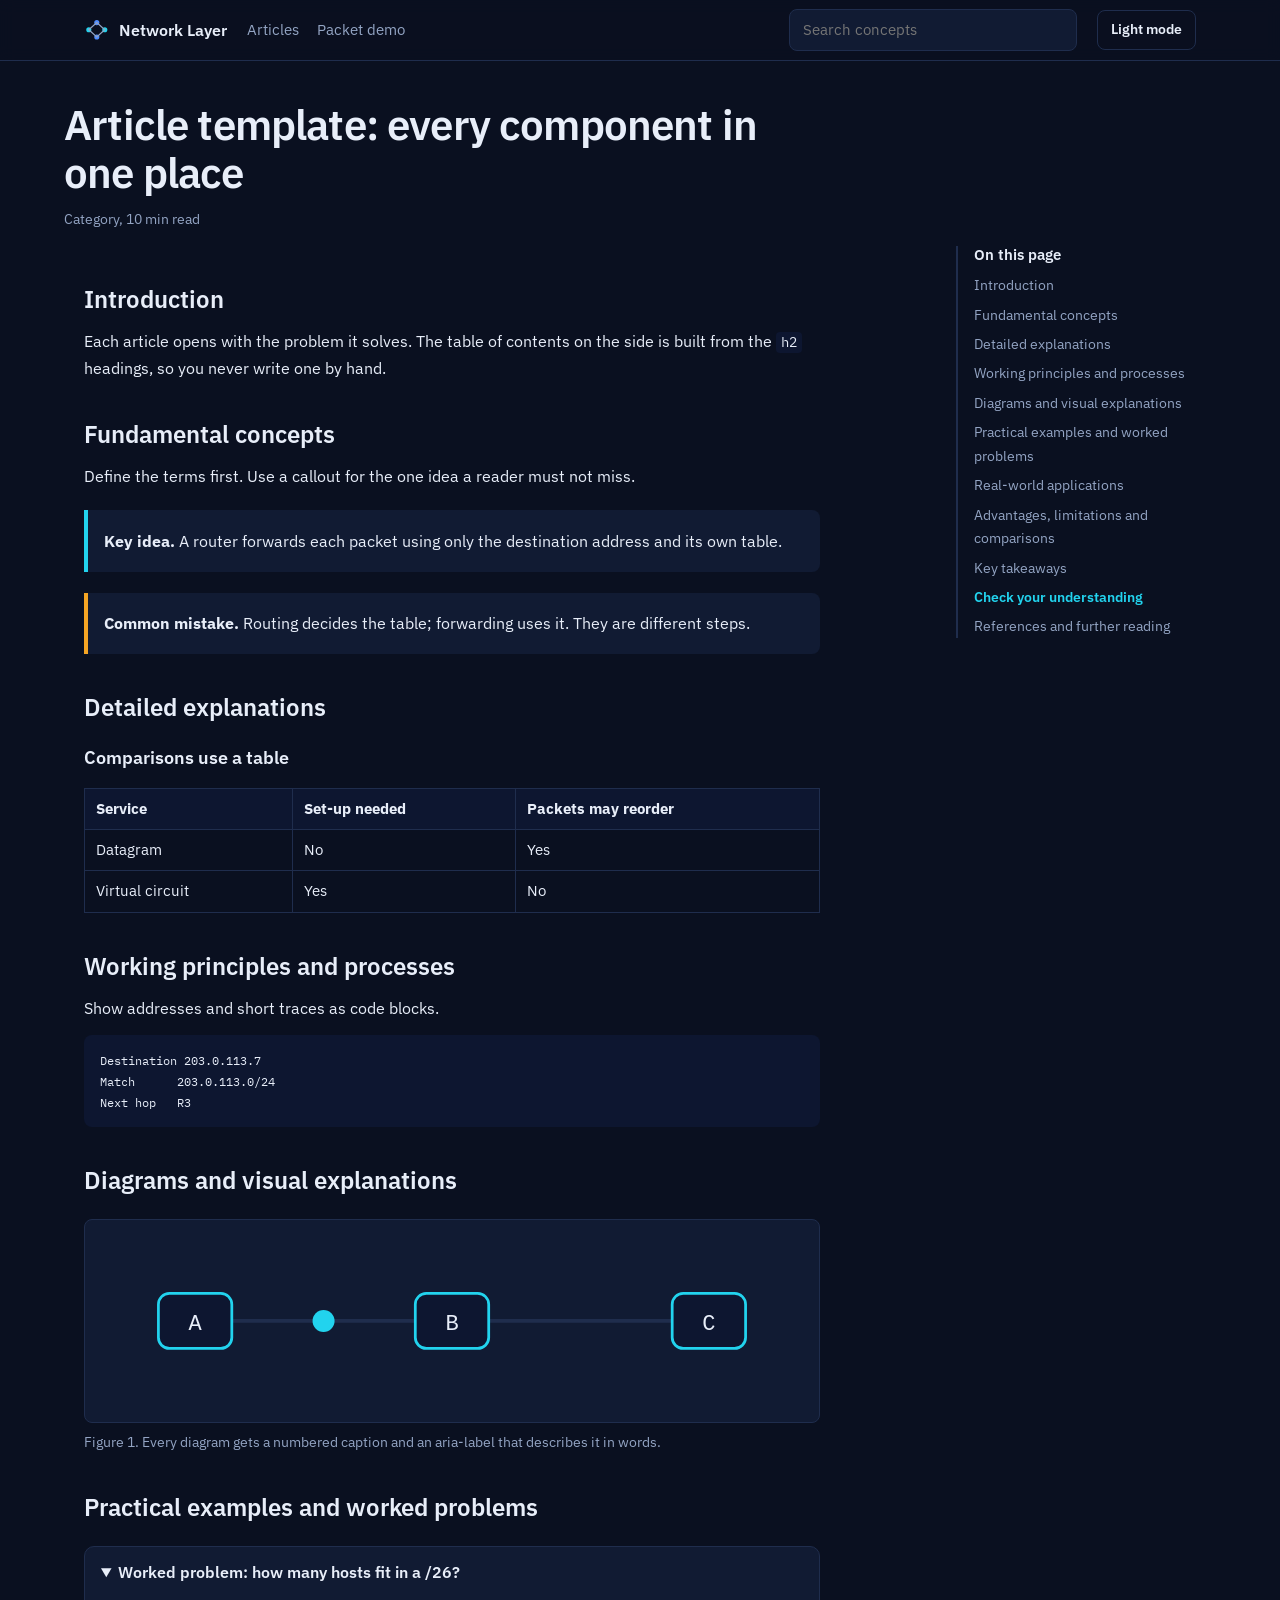
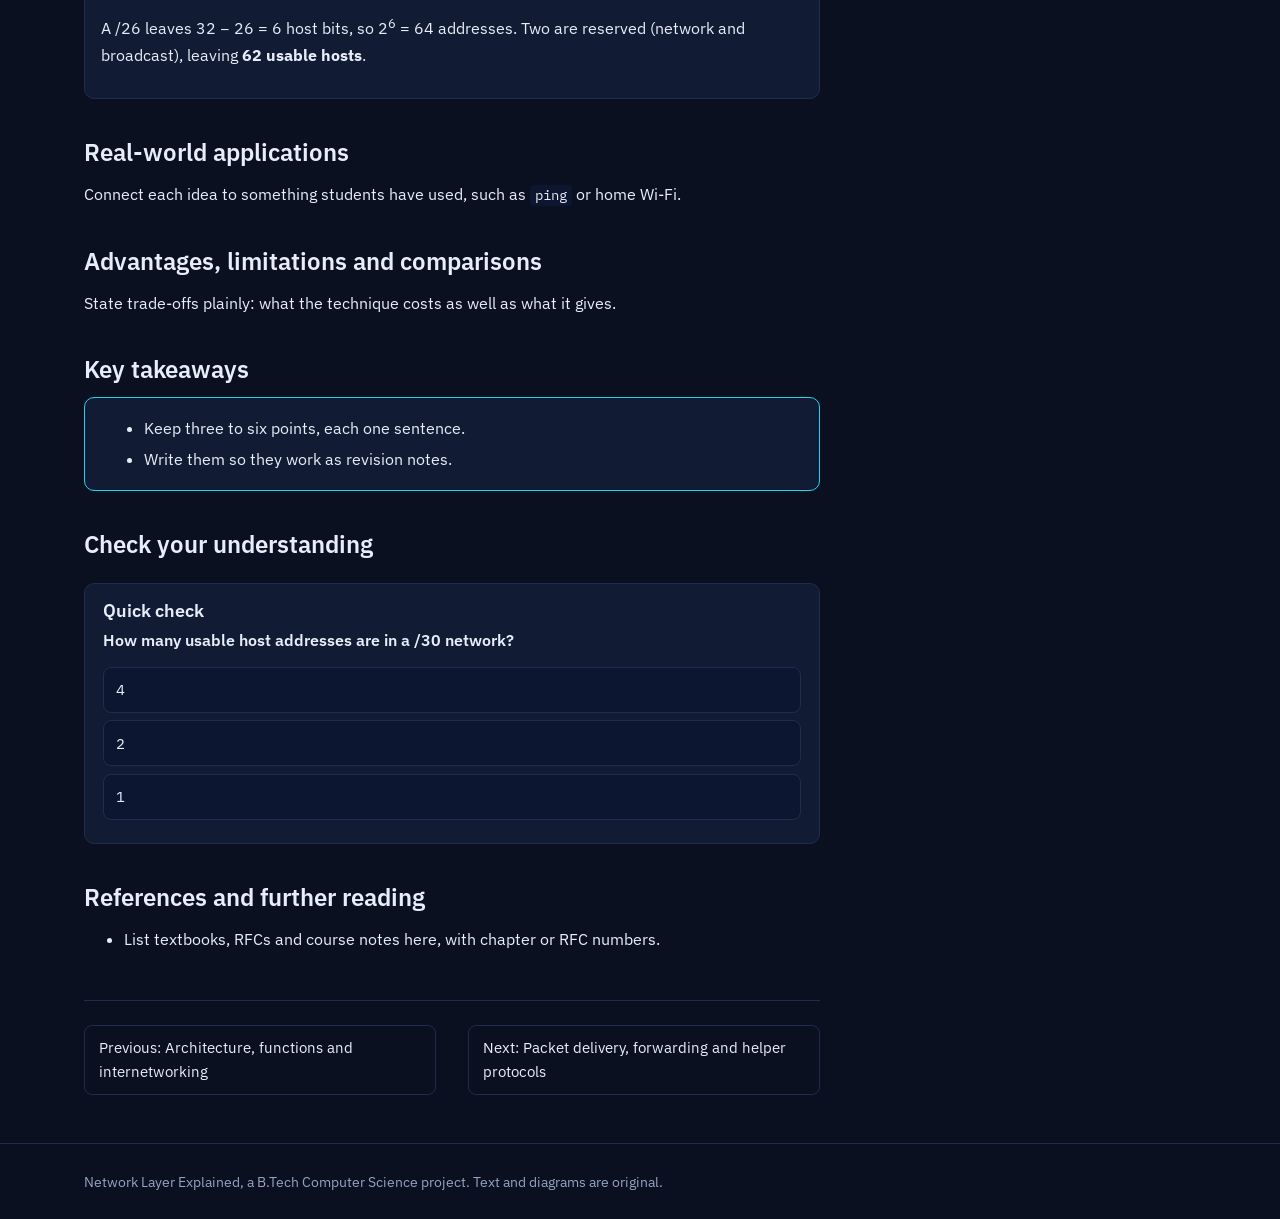
<file: articles/template.html>
<!doctype html>
<html lang="en" data-theme="dark">
<head>
  <meta charset="utf-8">
  <meta name="viewport" content="width=device-width, initial-scale=1">
  <title>Article template | Network Layer Explained</title>
  <meta name="robots" content="noindex">
  <script>try{var t=localStorage.getItem('nl-theme');if(t)document.documentElement.setAttribute('data-theme',t);}catch(e){}</script>
  <link rel="preconnect" href="https://fonts.googleapis.com">
  <link rel="preconnect" href="https://fonts.gstatic.com" crossorigin>
  <link rel="stylesheet" href="https://fonts.googleapis.com/css2?family=IBM+Plex+Mono:wght@400;600&family=IBM+Plex+Sans:wght@400;600&display=swap">
  <link rel="stylesheet" href="../css/style.css">
  <script src="../js/script.js" defer></script>
</head>
<!-- To make a real article: copy this file, set data-article to the article id, replace the content, keep the class names. -->
<body data-root=".." data-article="routing">
  <div id="site-header"></div>
  <header class="wrap article-head">
    <h1>Article template: every component in one place</h1>
    <p class="meta">Category, 10 min read</p>
  </header>

  <div class="wrap article-layout">
    <aside class="toc" aria-label="On this page"><h2>On this page</h2><ol></ol></aside>

    <article class="prose">
      <h2>Introduction</h2>
      <p>Each article opens with the problem it solves. The table of contents on the side is built from the <code>h2</code> headings, so you never write one by hand.</p>

      <h2>Fundamental concepts</h2>
      <p>Define the terms first. Use a callout for the one idea a reader must not miss.</p>
      <div class="callout"><p><strong>Key idea.</strong> A router forwards each packet using only the destination address and its own table.</p></div>
      <div class="callout warn"><p><strong>Common mistake.</strong> Routing decides the table; forwarding uses it. They are different steps.</p></div>

      <h2>Detailed explanations</h2>
      <h3>Comparisons use a table</h3>
      <div class="table-wrap"><table>
        <thead><tr><th>Service</th><th>Set-up needed</th><th>Packets may reorder</th></tr></thead>
        <tbody><tr><td>Datagram</td><td>No</td><td>Yes</td></tr><tr><td>Virtual circuit</td><td>Yes</td><td>No</td></tr></tbody>
      </table></div>

      <h2>Working principles and processes</h2>
      <p>Show addresses and short traces as code blocks.</p>
<pre><code>Destination 203.0.113.7
Match      203.0.113.0/24
Next hop   R3</code></pre>

      <h2>Diagrams and visual explanations</h2>
      <figure class="fig">
        <svg viewBox="0 0 400 110" role="img" aria-label="Three routers in a line, A to B to C, with a packet on the link from A to B.">
          <line x1="60" y1="55" x2="200" y2="55" stroke="var(--line)" stroke-width="2"/><line x1="200" y1="55" x2="340" y2="55" stroke="var(--line)" stroke-width="2"/>
          <g fill="var(--panel2)" stroke="var(--accent)" stroke-width="1.5"><rect x="40" y="40" width="40" height="30" rx="6"/><rect x="180" y="40" width="40" height="30" rx="6"/><rect x="320" y="40" width="40" height="30" rx="6"/></g>
          <g fill="var(--text)" font-family="monospace" font-size="12" text-anchor="middle"><text x="60" y="60">A</text><text x="200" y="60">B</text><text x="340" y="60">C</text></g>
          <circle cx="130" cy="55" r="6" fill="var(--accent)"/>
        </svg>
        <figcaption>Figure 1. Every diagram gets a numbered caption and an aria-label that describes it in words.</figcaption>
      </figure>

      <h2>Practical examples and worked problems</h2>
      <details class="worked" open>
        <summary>Worked problem: how many hosts fit in a /26?</summary>
        <div class="body"><p>A /26 leaves 32 &minus; 26 = 6 host bits, so 2<sup>6</sup> = 64 addresses. Two are reserved (network and broadcast), leaving <strong>62 usable hosts</strong>.</p></div>
      </details>

      <h2>Real-world applications</h2>
      <p>Connect each idea to something students have used, such as <code>ping</code> or home Wi-Fi.</p>

      <h2>Advantages, limitations and comparisons</h2>
      <p>State trade-offs plainly: what the technique costs as well as what it gives.</p>

      <h2>Key takeaways</h2>
      <div class="takeaways"><ul>
        <li>Keep three to six points, each one sentence.</li>
        <li>Write them so they work as revision notes.</li>
      </ul></div>

      <h2>Check your understanding</h2>
      <section class="quiz" data-answer="b" aria-labelledby="q1">
        <h3 id="q1">Quick check</h3>
        <p class="q">How many usable host addresses are in a /30 network?</p>
        <button class="opt" type="button" data-opt="a">4</button>
        <button class="opt" type="button" data-opt="b">2</button>
        <button class="opt" type="button" data-opt="c">1</button>
        <p class="explain" aria-live="polite" hidden>A /30 has 2 host bits, so 4 addresses. The network and broadcast addresses are reserved, leaving 2.</p>
      </section>

      <h2>References and further reading</h2>
      <ul>
        <li>List textbooks, RFCs and course notes here, with chapter or RFC numbers.</li>
      </ul>

      <nav id="pager" class="pager" aria-label="Article navigation"></nav>
    </article>
  </div>

  <div id="site-footer"></div>
</body>
</html>
</file>
<file: css/style.css>
/* Network Layer Explained: design system (Phase 1) */
:root{
  --bg:#0a1020; --panel:#111b33; --panel2:#0d1630; --line:#1f2d4d;
  --text:#e8eef9; --muted:#93a4c3; --accent:#22d3ee; --accent2:#4f8cff; --on-accent:#04101f;
  --radius:10px;
  --font:"IBM Plex Sans",system-ui,-apple-system,"Segoe UI",Roboto,sans-serif;
  --mono:"IBM Plex Mono",ui-monospace,SFMono-Regular,Menlo,Consolas,monospace;
  color-scheme:dark;
}
:root[data-theme="light"]{
  --bg:#f5f8fd; --panel:#ffffff; --panel2:#eef3fb; --line:#d5deee;
  --text:#0c1730; --muted:#4f5f7c; --accent:#0a6fa8; --accent2:#2b59c3; --on-accent:#ffffff;
  color-scheme:light;
}
*{box-sizing:border-box}
html{scroll-behavior:smooth;scroll-padding-top:5rem}
body{margin:0;background:var(--bg);color:var(--text);font:400 1rem/1.65 var(--font)}
a{color:var(--accent)}
h1,h2,h3{line-height:1.15;margin:0;font-weight:600}
p{margin:0}
.wrap{max-width:72rem;margin:0 auto;padding:0 1.25rem}
:focus-visible{outline:2px solid var(--accent);outline-offset:2px}
.skip{position:absolute;left:-999px;top:0;background:var(--accent);color:var(--on-accent);padding:.5rem 1rem;z-index:50}
.skip:focus{left:0}

/* Header */
.site-header{position:sticky;top:0;z-index:30;border-bottom:1px solid var(--line);
  background:color-mix(in srgb,var(--bg) 90%,transparent);backdrop-filter:blur(8px)}
.bar{display:flex;align-items:center;gap:1.25rem;min-height:3.75rem;flex-wrap:wrap;padding-top:.4rem;padding-bottom:.4rem}
.brand{display:flex;align-items:center;gap:.6rem;color:var(--text);text-decoration:none;font-weight:600}
.brand svg{width:1.6rem;height:1.6rem}
.bar nav{display:flex;gap:1.1rem}
.bar nav a{color:var(--muted);text-decoration:none;font-size:.95rem}
.bar nav a:hover{color:var(--text)}
.search{position:relative;margin-left:auto;flex:0 1 18rem}
.search input{width:100%;padding:.5rem .8rem;border-radius:8px;border:1px solid var(--line);background:var(--panel);color:var(--text);font:inherit;font-size:.92rem}
.results{position:absolute;top:calc(100% + .35rem);left:0;right:0;margin:0;padding:.3rem;list-style:none;
  background:var(--panel);border:1px solid var(--line);border-radius:8px;max-height:18rem;overflow:auto;box-shadow:0 12px 30px rgba(0,0,0,.35)}
.results a{display:block;padding:.5rem .65rem;border-radius:6px;color:var(--text);text-decoration:none;font-size:.92rem}
.results a:hover,.results a:focus-visible{background:var(--panel2)}
.results small{display:block;color:var(--muted)}
.results .none{padding:.6rem .65rem;color:var(--muted);font-size:.92rem}
.btn{display:inline-block;padding:.6rem 1.1rem;border-radius:8px;border:1px solid var(--accent);background:var(--accent);
  color:var(--on-accent);font:inherit;font-weight:600;font-size:.95rem;text-decoration:none;cursor:pointer}
.btn:hover{filter:brightness(1.08)}
.btn[disabled]{opacity:.5;cursor:default}
.btn-ghost{background:transparent;color:var(--text);border-color:var(--line)}
.btn-ghost:hover{border-color:var(--accent);filter:none}
.theme-btn{padding:.45rem .8rem;font-size:.88rem}

/* Hero with live packet demo */
.hero{padding:3.25rem 0 2.5rem}
.hero-grid{display:grid;gap:2rem;align-items:center}
.hero h1{font-size:clamp(2rem,4.6vw,3.2rem);letter-spacing:-.02em;max-width:15ch}
.hero .lede{margin-top:1.1rem;color:var(--muted);font-size:1.08rem;max-width:34rem}
.cta{display:flex;gap:.75rem;flex-wrap:wrap;margin-top:1.6rem}
.demo{background:var(--panel);border:1px solid var(--line);border-radius:var(--radius);padding:1rem;
  background-image:radial-gradient(var(--line) 1px,transparent 1px);background-size:18px 18px}
.demo svg{width:100%;height:auto;display:block}
.demo-bar{display:flex;gap:.6rem;flex-wrap:wrap;margin:.5rem 0 0}
.demo .btn{padding:.45rem .8rem;font-size:.88rem}
.demo-note{margin-top:.7rem;font-size:.85rem;color:var(--muted)}
.log{margin:.6rem 0 0;padding:.6rem .8rem .6rem 1.9rem;font:.82rem/1.5 var(--mono);color:var(--muted);
  min-height:7.5rem;background:var(--panel2);border-radius:8px}
.log li:last-child{color:var(--text)}
.link{stroke:var(--line);stroke-width:2}
.link.on{stroke:var(--accent);stroke-width:3}
.node rect{fill:var(--panel2);stroke:var(--line);stroke-width:1.5}
.node.on rect{stroke:var(--accent)}
.node text{fill:var(--text);font:11px var(--mono);text-anchor:middle}
.node.host rect{fill:var(--panel)}
.pkt{fill:var(--accent);stroke:var(--bg);stroke-width:2;transition:transform .6s ease-in-out}

/* Article list */
.section{padding:2.5rem 0 3.5rem}
.section h2{font-size:clamp(1.5rem,3vw,2rem)}
.section .sub{margin-top:.5rem;color:var(--muted);max-width:40rem}
.chips{display:flex;gap:.5rem;flex-wrap:wrap;margin-top:1.3rem}
.chip{padding:.3rem .8rem;border-radius:999px;border:1px solid var(--line);background:transparent;color:var(--muted);font:inherit;font-size:.88rem;cursor:pointer}
.chip[aria-pressed="true"]{background:var(--accent);border-color:var(--accent);color:var(--on-accent);font-weight:600}
.rows{display:grid;gap:.75rem;margin:1.25rem 0 0;padding:0;list-style:none}
.row{display:grid;grid-template-columns:2.6rem 1fr;gap:.5rem 1rem;padding:1.1rem 1.25rem;border:1px solid var(--line);
  border-radius:var(--radius);background:var(--panel);color:inherit;text-decoration:none}
.row:hover{border-color:var(--accent)}
.row .num{font:600 1.5rem/1.2 var(--mono);color:var(--accent)}
.row h3{font-size:1.15rem}
.row p{margin-top:.35rem;color:var(--muted);font-size:.95rem;max-width:46rem}
.topics{display:flex;flex-wrap:wrap;gap:.35rem;margin:.7rem 0 0;padding:0;list-style:none}
.topics li{font-size:.78rem;color:var(--muted);border:1px solid var(--line);border-radius:6px;padding:.05rem .45rem}
.meta{grid-column:2;color:var(--muted);font-size:.85rem}
@media(min-width:760px){.row{grid-template-columns:2.6rem 1fr auto}.meta{grid-column:auto;text-align:right;white-space:nowrap}}
@media(min-width:900px){.hero-grid{grid-template-columns:minmax(0,5fr) minmax(0,6fr)}}
@media(max-width:640px){.search{order:3;flex:1 1 100%}.bar nav{margin-left:auto}}

/* Stub article pages (replaced in Phase 3/4) */
.stub{padding:3rem 0 4rem;max-width:44rem}
.stub h1{font-size:clamp(1.8rem,4vw,2.6rem)}
.stub p{margin-top:1rem;color:var(--muted)}

/* Footer */
.site-footer{border-top:1px solid var(--line);padding:1.6rem 0;color:var(--muted);font-size:.9rem}

@media(prefers-reduced-motion:reduce){html{scroll-behavior:auto}.pkt{transition:none}}

/* ===== Phase 3: article template ===== */
:root{--ok:#34d399;--bad:#f87171;--warn:#f5a524}
:root[data-theme="light"]{--ok:#0b8f63;--bad:#c2273d;--warn:#a86400}
.progress{position:fixed;top:0;left:0;height:3px;width:0;background:var(--accent);z-index:40}
.article-head{padding:2.5rem 0 1rem}
.article-head h1{font-size:clamp(1.8rem,4vw,2.6rem);letter-spacing:-.02em;max-width:30ch}
.article-head .meta{margin-top:.7rem;text-align:left}
.article-layout{display:grid;gap:1.5rem;padding-bottom:3rem}
.toc{border-left:2px solid var(--line);padding-left:1rem;font-size:.9rem}
.toc h2{font-size:.95rem;margin-bottom:.6rem}
.toc ol{margin:0;padding:0;list-style:none;display:grid;gap:.35rem}
.toc a{color:var(--muted);text-decoration:none}
.toc a:hover{color:var(--text)}
.toc a[aria-current="true"]{color:var(--accent);font-weight:600}
@media(min-width:1000px){
  .article-layout{grid-template-columns:minmax(0,46rem) 15rem;justify-content:space-between}
  .toc{position:sticky;top:5rem;align-self:start;order:2}
}
.prose{min-width:0}
.prose h2{font-size:1.5rem;margin:2.5rem 0 .8rem}
.prose h3{font-size:1.15rem;margin:1.6rem 0 .5rem}
.prose p,.prose ul,.prose ol{margin:.9rem 0}
.prose li{margin:.3rem 0}
.prose code{font-family:var(--mono);font-size:.88em;background:var(--panel2);padding:.1em .35em;border-radius:4px}
.prose pre{overflow-x:auto;background:var(--panel2);padding:.9rem 1rem;border-radius:8px;font:.85rem/1.55 var(--mono)}
.prose pre code{background:none;padding:0}
.table-wrap{overflow-x:auto;margin:1.2rem 0}
.prose table{border-collapse:collapse;width:100%;font-size:.92rem}
.prose th,.prose td{border:1px solid var(--line);padding:.5rem .7rem;text-align:left}
.prose th{background:var(--panel2)}
.callout{border-left:4px solid var(--accent);background:var(--panel);padding:.8rem 1rem;border-radius:0 8px 8px 0;margin:1.3rem 0}
.callout.warn{border-left-color:var(--warn)}
.callout p{margin:.3rem 0}
.fig{margin:1.5rem 0}
.fig svg{width:100%;height:auto;display:block;background:var(--panel);border:1px solid var(--line);border-radius:8px}
.fig figcaption{margin-top:.5rem;font-size:.88rem;color:var(--muted)}
.worked{border:1px solid var(--line);border-radius:10px;background:var(--panel);margin:1.5rem 0}
.worked summary{cursor:pointer;padding:.8rem 1rem;font-weight:600}
.worked .body{padding:0 1rem 1rem}
.quiz{border:1px solid var(--line);border-radius:10px;background:var(--panel);padding:1rem 1.1rem;margin:1.5rem 0}
.quiz h3{margin:0 0 .4rem}
.quiz .q{margin:.3rem 0 .8rem;font-weight:600}
.opt{display:block;width:100%;text-align:left;margin:.45rem 0;padding:.6rem .8rem;border-radius:8px;border:1px solid var(--line);
  background:var(--panel2);color:var(--text);font:inherit;font-size:.95rem;cursor:pointer}
.opt:hover{border-color:var(--accent)}
.opt.right{border-color:var(--ok)}
.opt.wrong{border-color:var(--bad)}
.opt.right::after{content:" (correct)";color:var(--ok);font-weight:600}
.opt.wrong::after{content:" (not quite)";color:var(--bad);font-weight:600}
.explain{margin:.8rem 0 0;color:var(--muted);font-size:.93rem}
.takeaways{border:1px solid var(--accent);border-radius:10px;padding:.2rem 1.2rem;background:var(--panel)}
.pager{display:flex;justify-content:space-between;gap:1rem;flex-wrap:wrap;margin-top:3rem;padding-top:1.5rem;border-top:1px solid var(--line)}
.pager a{max-width:22rem;color:var(--text);text-decoration:none;border:1px solid var(--line);border-radius:8px;padding:.6rem .9rem;font-size:.92rem}
.pager a:hover{border-color:var(--accent)}
</file>
